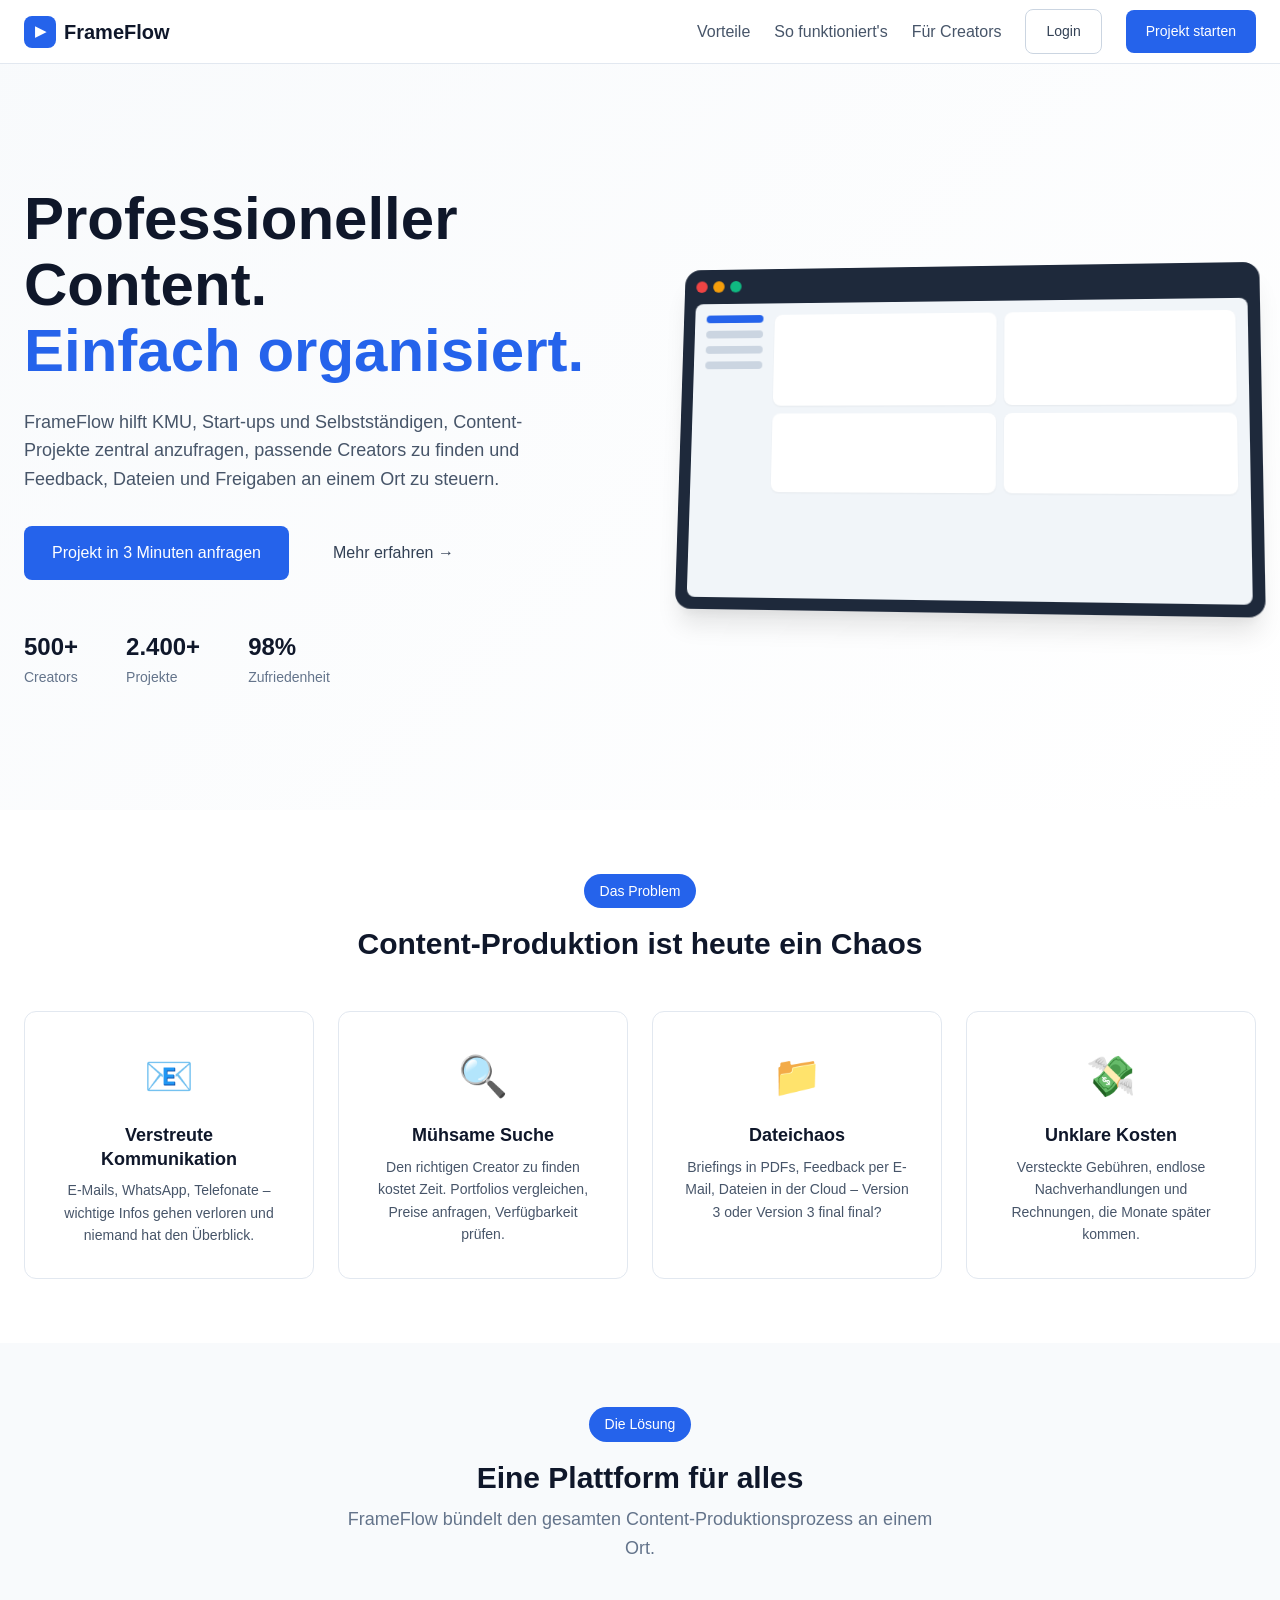
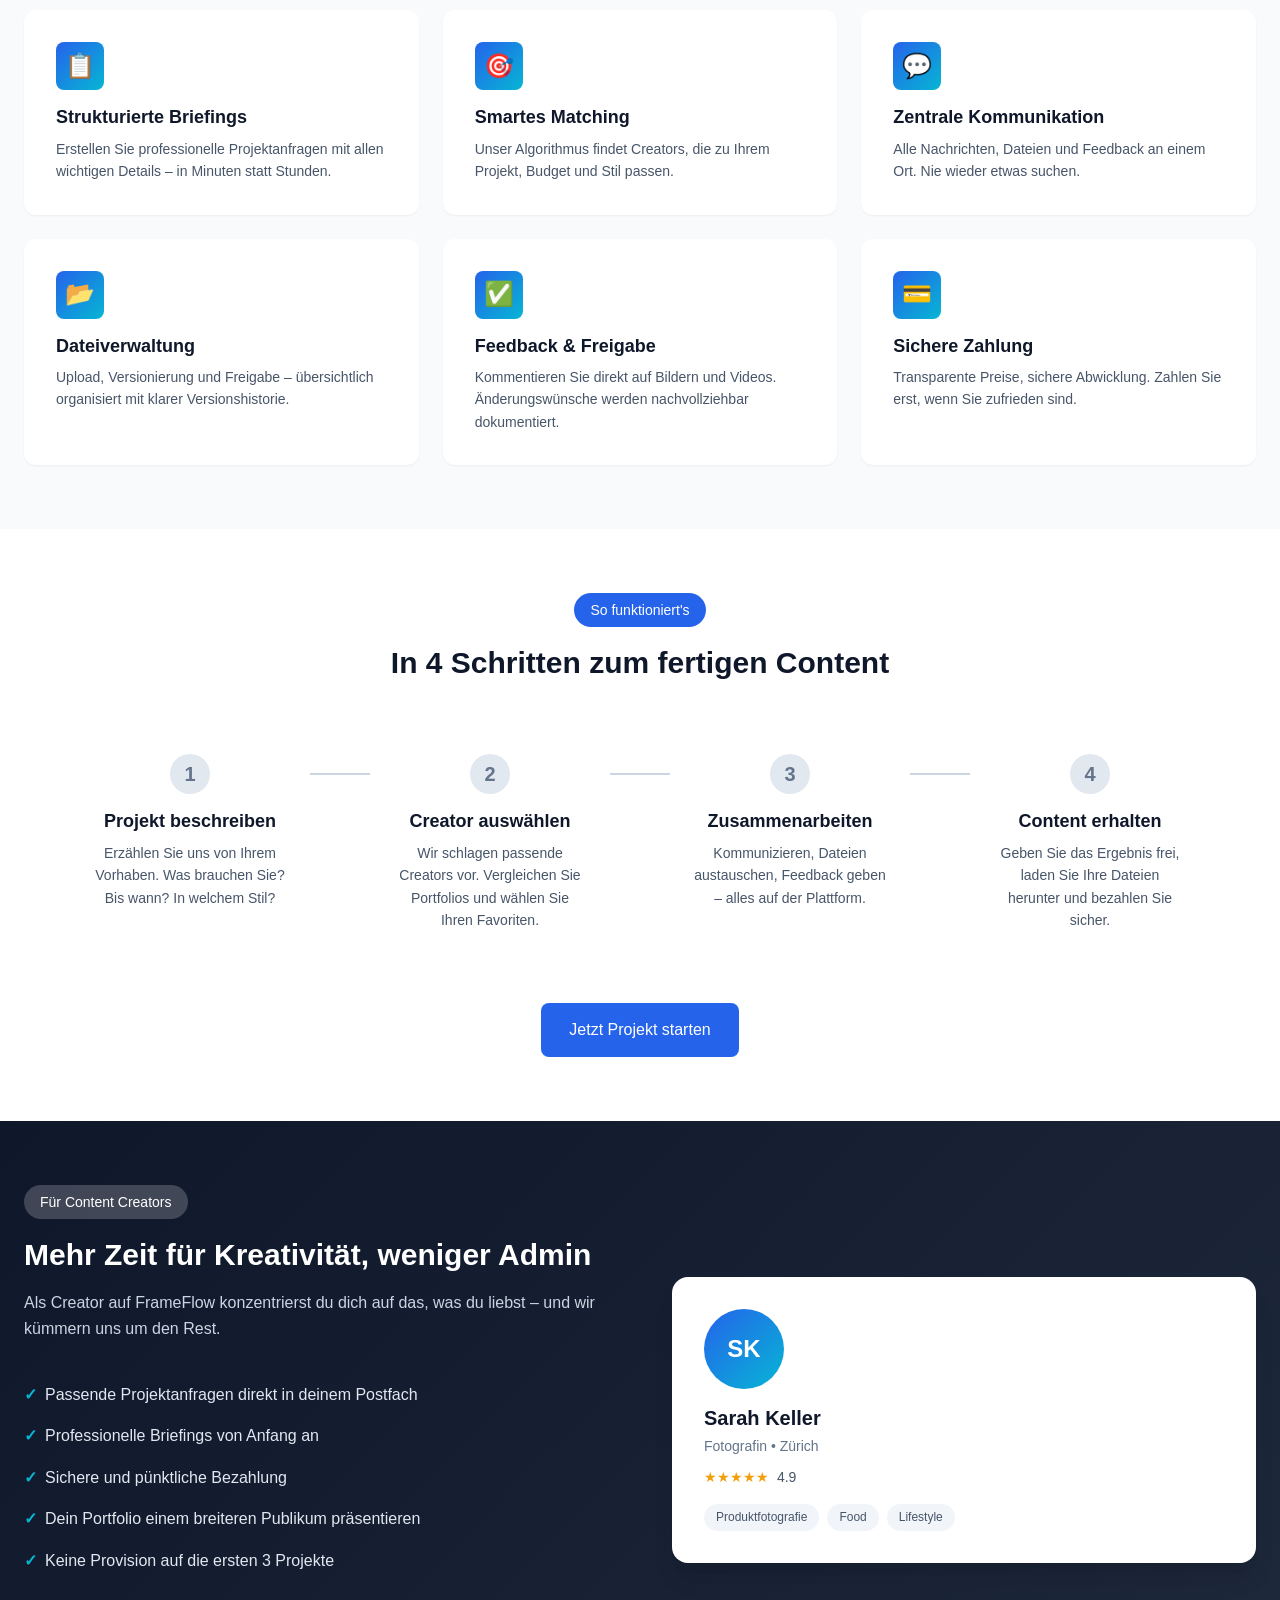
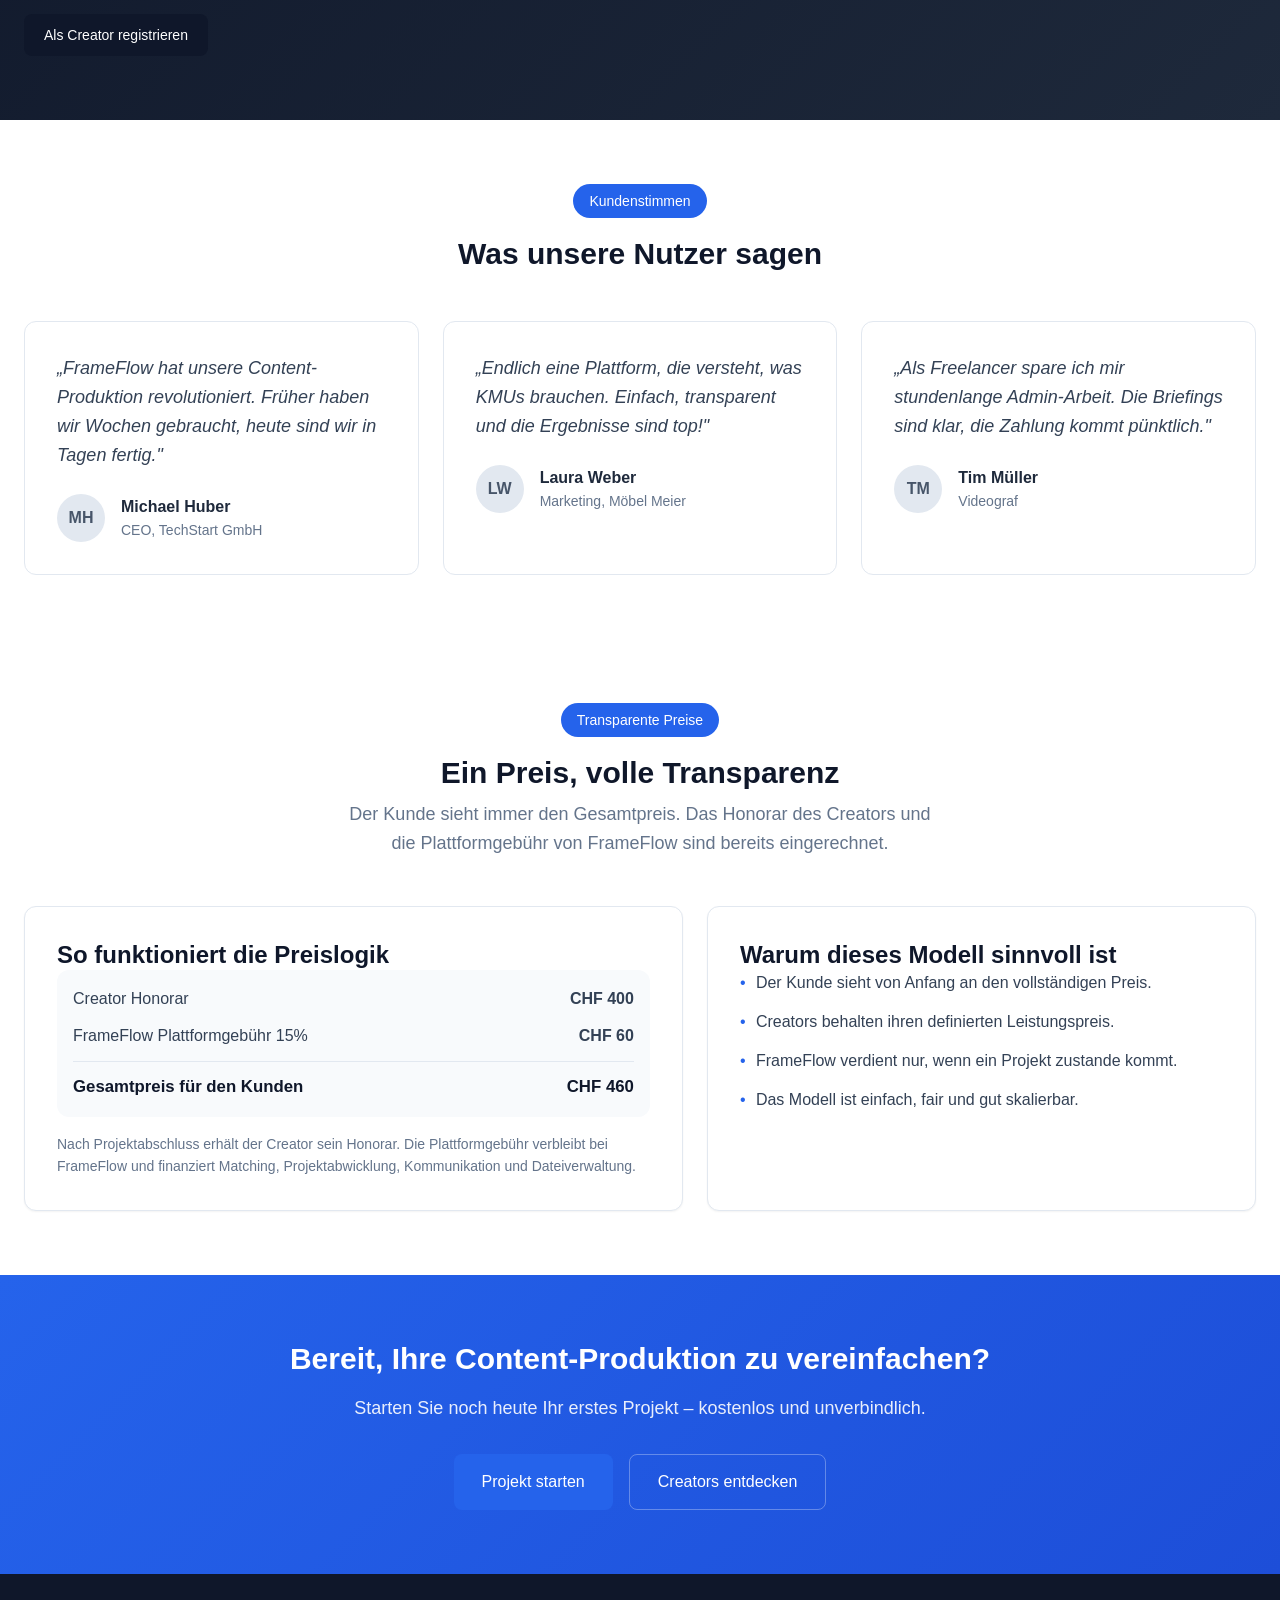
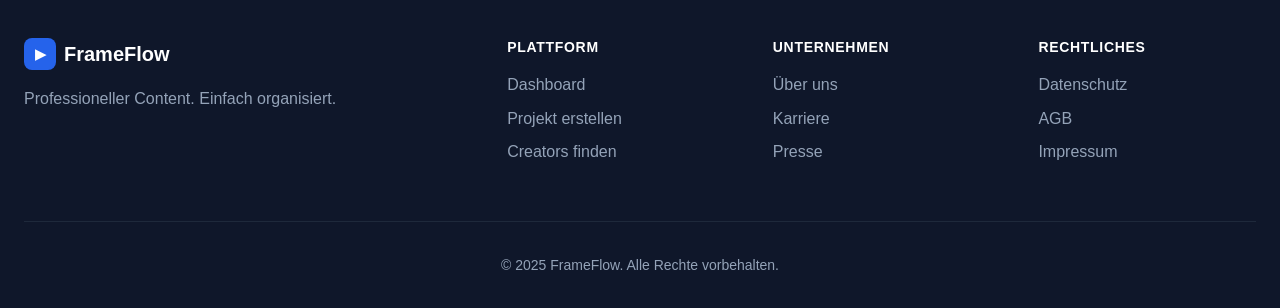
<file: frameflow/index.html>
<!DOCTYPE html>
<html lang="de">
<head>
    <meta charset="UTF-8">
    <meta name="viewport" content="width=device-width, initial-scale=1.0">
    <title>FrameFlow – Professioneller Content. Einfach organisiert.</title>
    <link rel="stylesheet" href="css/style.css">
</head>
<body>
    <!-- Navigation -->
    <nav class="navbar">
        <div class="container nav-container">
            <a href="index.html" class="logo">
                <span class="logo-icon">▶</span>
                FrameFlow
            </a>
            <button class="mobile-menu-btn" aria-label="Menü öffnen">
                <span></span>
                <span></span>
                <span></span>
            </button>
            <ul class="nav-links">
                <li><a href="#vorteile">Vorteile</a></li>
                <li><a href="#ablauf">So funktioniert's</a></li>
                <li><a href="#creators">Für Creators</a></li>
                <li><a href="dashboard.html" class="btn btn-outline">Login</a></li>
                <li><a href="projekte-erstellen.html" class="btn btn-primary">Projekt starten</a></li>
            </ul>
        </div>
    </nav>

    <!-- Hero Section -->
    <header class="hero">
        <div class="container">
            <div class="hero-content">
                <h1>Professioneller Content.<br><span class="highlight">Einfach organisiert.</span></h1>
                <p class="hero-subtitle">
                    FrameFlow hilft KMU, Start-ups und Selbstständigen, Content-Projekte zentral anzufragen, passende Creators zu finden und Feedback, Dateien und Freigaben an einem Ort zu steuern.
                </p>
                <div class="hero-cta">
                    <a href="projekte-erstellen.html" class="btn btn-primary btn-large">
                        Projekt in 3 Minuten anfragen
                    </a>
                    <a href="#ablauf" class="btn btn-ghost btn-large">
                        Mehr erfahren →
                    </a>
                </div>
                <div class="hero-stats">
                    <div class="stat">
                        <span class="stat-number">500+</span>
                        <span class="stat-label">Creators</span>
                    </div>
                    <div class="stat">
                        <span class="stat-number">2.400+</span>
                        <span class="stat-label">Projekte</span>
                    </div>
                    <div class="stat">
                        <span class="stat-number">98%</span>
                        <span class="stat-label">Zufriedenheit</span>
                    </div>
                </div>
            </div>
            <div class="hero-visual">
                <div class="dashboard-preview">
                    <div class="preview-header">
                        <span class="preview-dot red"></span>
                        <span class="preview-dot yellow"></span>
                        <span class="preview-dot green"></span>
                    </div>
                    <div class="preview-content">
                        <div class="preview-sidebar">
                            <div class="preview-menu-item active"></div>
                            <div class="preview-menu-item"></div>
                            <div class="preview-menu-item"></div>
                            <div class="preview-menu-item"></div>
                        </div>
                        <div class="preview-main">
                            <div class="preview-card"></div>
                            <div class="preview-card"></div>
                            <div class="preview-card small"></div>
                            <div class="preview-card small"></div>
                        </div>
                    </div>
                </div>
            </div>
        </div>
    </header>

    <!-- Problem Section -->
    <section class="section problem-section">
        <div class="container">
            <div class="section-header">
                <span class="section-tag">Das Problem</span>
                <h2>Content-Produktion ist heute ein Chaos</h2>
            </div>
            <div class="problem-grid">
                <div class="problem-card">
                    <div class="problem-icon">📧</div>
                    <h3>Verstreute Kommunikation</h3>
                    <p>E-Mails, WhatsApp, Telefonate – wichtige Infos gehen verloren und niemand hat den Überblick.</p>
                </div>
                <div class="problem-card">
                    <div class="problem-icon">🔍</div>
                    <h3>Mühsame Suche</h3>
                    <p>Den richtigen Creator zu finden kostet Zeit. Portfolios vergleichen, Preise anfragen, Verfügbarkeit prüfen.</p>
                </div>
                <div class="problem-card">
                    <div class="problem-icon">📁</div>
                    <h3>Dateichaos</h3>
                    <p>Briefings in PDFs, Feedback per E-Mail, Dateien in der Cloud – Version 3 oder Version 3 final final?</p>
                </div>
                <div class="problem-card">
                    <div class="problem-icon">💸</div>
                    <h3>Unklare Kosten</h3>
                    <p>Versteckte Gebühren, endlose Nachverhandlungen und Rechnungen, die Monate später kommen.</p>
                </div>
            </div>
        </div>
    </section>

    <!-- Solution Section -->
    <section class="section solution-section" id="vorteile">
        <div class="container">
            <div class="section-header">
                <span class="section-tag">Die Lösung</span>
                <h2>Eine Plattform für alles</h2>
                <p class="section-subtitle">FrameFlow bündelt den gesamten Content-Produktionsprozess an einem Ort.</p>
            </div>
            <div class="solution-grid">
                <div class="solution-card">
                    <div class="solution-icon">📋</div>
                    <h3>Strukturierte Briefings</h3>
                    <p>Erstellen Sie professionelle Projektanfragen mit allen wichtigen Details – in Minuten statt Stunden.</p>
                </div>
                <div class="solution-card">
                    <div class="solution-icon">🎯</div>
                    <h3>Smartes Matching</h3>
                    <p>Unser Algorithmus findet Creators, die zu Ihrem Projekt, Budget und Stil passen.</p>
                </div>
                <div class="solution-card">
                    <div class="solution-icon">💬</div>
                    <h3>Zentrale Kommunikation</h3>
                    <p>Alle Nachrichten, Dateien und Feedback an einem Ort. Nie wieder etwas suchen.</p>
                </div>
                <div class="solution-card">
                    <div class="solution-icon">📂</div>
                    <h3>Dateiverwaltung</h3>
                    <p>Upload, Versionierung und Freigabe – übersichtlich organisiert mit klarer Versionshistorie.</p>
                </div>
                <div class="solution-card">
                    <div class="solution-icon">✅</div>
                    <h3>Feedback & Freigabe</h3>
                    <p>Kommentieren Sie direkt auf Bildern und Videos. Änderungswünsche werden nachvollziehbar dokumentiert.</p>
                </div>
                <div class="solution-card">
                    <div class="solution-icon">💳</div>
                    <h3>Sichere Zahlung</h3>
                    <p>Transparente Preise, sichere Abwicklung. Zahlen Sie erst, wenn Sie zufrieden sind.</p>
                </div>
            </div>
        </div>
    </section>

    <!-- How it Works -->
    <section class="section steps-section" id="ablauf">
        <div class="container">
            <div class="section-header">
                <span class="section-tag">So funktioniert's</span>
                <h2>In 4 Schritten zum fertigen Content</h2>
            </div>
            <div class="steps-grid">
                <div class="step-card">
                    <div class="step-number">1</div>
                    <h3>Projekt beschreiben</h3>
                    <p>Erzählen Sie uns von Ihrem Vorhaben. Was brauchen Sie? Bis wann? In welchem Stil?</p>
                </div>
                <div class="step-connector"></div>
                <div class="step-card">
                    <div class="step-number">2</div>
                    <h3>Creator auswählen</h3>
                    <p>Wir schlagen passende Creators vor. Vergleichen Sie Portfolios und wählen Sie Ihren Favoriten.</p>
                </div>
                <div class="step-connector"></div>
                <div class="step-card">
                    <div class="step-number">3</div>
                    <h3>Zusammenarbeiten</h3>
                    <p>Kommunizieren, Dateien austauschen, Feedback geben – alles auf der Plattform.</p>
                </div>
                <div class="step-connector"></div>
                <div class="step-card">
                    <div class="step-number">4</div>
                    <h3>Content erhalten</h3>
                    <p>Geben Sie das Ergebnis frei, laden Sie Ihre Dateien herunter und bezahlen Sie sicher.</p>
                </div>
            </div>
            <div class="steps-cta">
                <a href="projekte-erstellen.html" class="btn btn-primary btn-large">Jetzt Projekt starten</a>
            </div>
        </div>
    </section>

    <!-- For Creators -->
    <section class="section creators-section" id="creators">
        <div class="container">
            <div class="creators-content">
                <div class="creators-text">
                    <span class="section-tag">Für Content Creators</span>
                    <h2>Mehr Zeit für Kreativität, weniger Admin</h2>
                    <p>Als Creator auf FrameFlow konzentrierst du dich auf das, was du liebst – und wir kümmern uns um den Rest.</p>
                    <ul class="creators-benefits">
                        <li>
                            <span class="benefit-icon">✓</span>
                            <span>Passende Projektanfragen direkt in deinem Postfach</span>
                        </li>
                        <li>
                            <span class="benefit-icon">✓</span>
                            <span>Professionelle Briefings von Anfang an</span>
                        </li>
                        <li>
                            <span class="benefit-icon">✓</span>
                            <span>Sichere und pünktliche Bezahlung</span>
                        </li>
                        <li>
                            <span class="benefit-icon">✓</span>
                            <span>Dein Portfolio einem breiteren Publikum präsentieren</span>
                        </li>
                        <li>
                            <span class="benefit-icon">✓</span>
                            <span>Keine Provision auf die ersten 3 Projekte</span>
                        </li>
                    </ul>
                    <a href="matching.html" class="btn btn-secondary">Als Creator registrieren</a>
                </div>
                <div class="creators-visual">
                    <div class="creator-card-preview">
                        <div class="creator-avatar">
                            <span>SK</span>
                        </div>
                        <div class="creator-info">
                            <h4>Sarah Keller</h4>
                            <p>Fotografin • Zürich</p>
                            <div class="creator-rating">
                                ★★★★★ <span>4.9</span>
                            </div>
                        </div>
                        <div class="creator-tags">
                            <span class="tag">Produktfotografie</span>
                            <span class="tag">Food</span>
                            <span class="tag">Lifestyle</span>
                        </div>
                    </div>
                </div>
            </div>
        </div>
    </section>

    <!-- Testimonials -->
    <section class="section testimonials-section">
        <div class="container">
            <div class="section-header">
                <span class="section-tag">Kundenstimmen</span>
                <h2>Was unsere Nutzer sagen</h2>
            </div>
            <div class="testimonials-grid">
                <div class="testimonial-card">
                    <div class="testimonial-content">
                        <p>„FrameFlow hat unsere Content-Produktion revolutioniert. Früher haben wir Wochen gebraucht, heute sind wir in Tagen fertig."</p>
                    </div>
                    <div class="testimonial-author">
                        <div class="author-avatar">MH</div>
                        <div class="author-info">
                            <strong>Michael Huber</strong>
                            <span>CEO, TechStart GmbH</span>
                        </div>
                    </div>
                </div>
                <div class="testimonial-card">
                    <div class="testimonial-content">
                        <p>„Endlich eine Plattform, die versteht, was KMUs brauchen. Einfach, transparent und die Ergebnisse sind top!"</p>
                    </div>
                    <div class="testimonial-author">
                        <div class="author-avatar">LW</div>
                        <div class="author-info">
                            <strong>Laura Weber</strong>
                            <span>Marketing, Möbel Meier</span>
                        </div>
                    </div>
                </div>
                <div class="testimonial-card">
                    <div class="testimonial-content">
                        <p>„Als Freelancer spare ich mir stundenlange Admin-Arbeit. Die Briefings sind klar, die Zahlung kommt pünktlich."</p>
                    </div>
                    <div class="testimonial-author">
                        <div class="author-avatar">TM</div>
                        <div class="author-info">
                            <strong>Tim Müller</strong>
                            <span>Videograf</span>
                        </div>
                    </div>
                </div>
            </div>
        </div>
    </section>


    <!-- Pricing Section -->
    <section class="section pricing-section">
        <div class="container">
            <div class="section-header">
                <span class="section-tag">Transparente Preise</span>
                <h2>Ein Preis, volle Transparenz</h2>
                <p class="section-subtitle">Der Kunde sieht immer den Gesamtpreis. Das Honorar des Creators und die Plattformgebühr von FrameFlow sind bereits eingerechnet.</p>
            </div>
            <div class="pricing-model-grid">
                <div class="pricing-model-card">
                    <h3>So funktioniert die Preislogik</h3>
                    <div class="price-breakdown large">
                        <div class="price-line">
                            <span>Creator Honorar</span>
                            <strong>CHF 400</strong>
                        </div>
                        <div class="price-line">
                            <span>FrameFlow Plattformgebühr 15%</span>
                            <strong>CHF 60</strong>
                        </div>
                        <div class="price-line total">
                            <span>Gesamtpreis für den Kunden</span>
                            <strong>CHF 460</strong>
                        </div>
                    </div>
                    <p class="pricing-note">Nach Projektabschluss erhält der Creator sein Honorar. Die Plattformgebühr verbleibt bei FrameFlow und finanziert Matching, Projektabwicklung, Kommunikation und Dateiverwaltung.</p>
                </div>
                <div class="pricing-model-card">
                    <h3>Warum dieses Modell sinnvoll ist</h3>
                    <ul class="pricing-benefits-list">
                        <li>Der Kunde sieht von Anfang an den vollständigen Preis.</li>
                        <li>Creators behalten ihren definierten Leistungspreis.</li>
                        <li>FrameFlow verdient nur, wenn ein Projekt zustande kommt.</li>
                        <li>Das Modell ist einfach, fair und gut skalierbar.</li>
                    </ul>
                </div>
            </div>
        </div>
    </section>

    <!-- CTA Section -->
    <section class="section cta-section">
        <div class="container">
            <div class="cta-content">
                <h2>Bereit, Ihre Content-Produktion zu vereinfachen?</h2>
                <p>Starten Sie noch heute Ihr erstes Projekt – kostenlos und unverbindlich.</p>
                <div class="cta-buttons">
                    <a href="projekte-erstellen.html" class="btn btn-primary btn-large">Projekt starten</a>
                    <a href="matching.html" class="btn btn-outline-light btn-large">Creators entdecken</a>
                </div>
            </div>
        </div>
    </section>

    <!-- Footer -->
    <footer class="footer">
        <div class="container">
            <div class="footer-grid">
                <div class="footer-brand">
                    <a href="index.html" class="logo">
                        <span class="logo-icon">▶</span>
                        FrameFlow
                    </a>
                    <p>Professioneller Content. Einfach organisiert.</p>
                </div>
                <div class="footer-links">
                    <h4>Plattform</h4>
                    <ul>
                        <li><a href="dashboard.html">Dashboard</a></li>
                        <li><a href="projekte-erstellen.html">Projekt erstellen</a></li>
                        <li><a href="matching.html">Creators finden</a></li>
                    </ul>
                </div>
                <div class="footer-links">
                    <h4>Unternehmen</h4>
                    <ul>
                        <li><a href="#">Über uns</a></li>
                        <li><a href="#">Karriere</a></li>
                        <li><a href="#">Presse</a></li>
                    </ul>
                </div>
                <div class="footer-links">
                    <h4>Rechtliches</h4>
                    <ul>
                        <li><a href="#">Datenschutz</a></li>
                        <li><a href="#">AGB</a></li>
                        <li><a href="#">Impressum</a></li>
                    </ul>
                </div>
            </div>
            <div class="footer-bottom">
                <p>© 2025 FrameFlow. Alle Rechte vorbehalten.</p>
            </div>
        </div>
    </footer>

    <script src="js/script.js"></script>
</body>
</html>
</file>
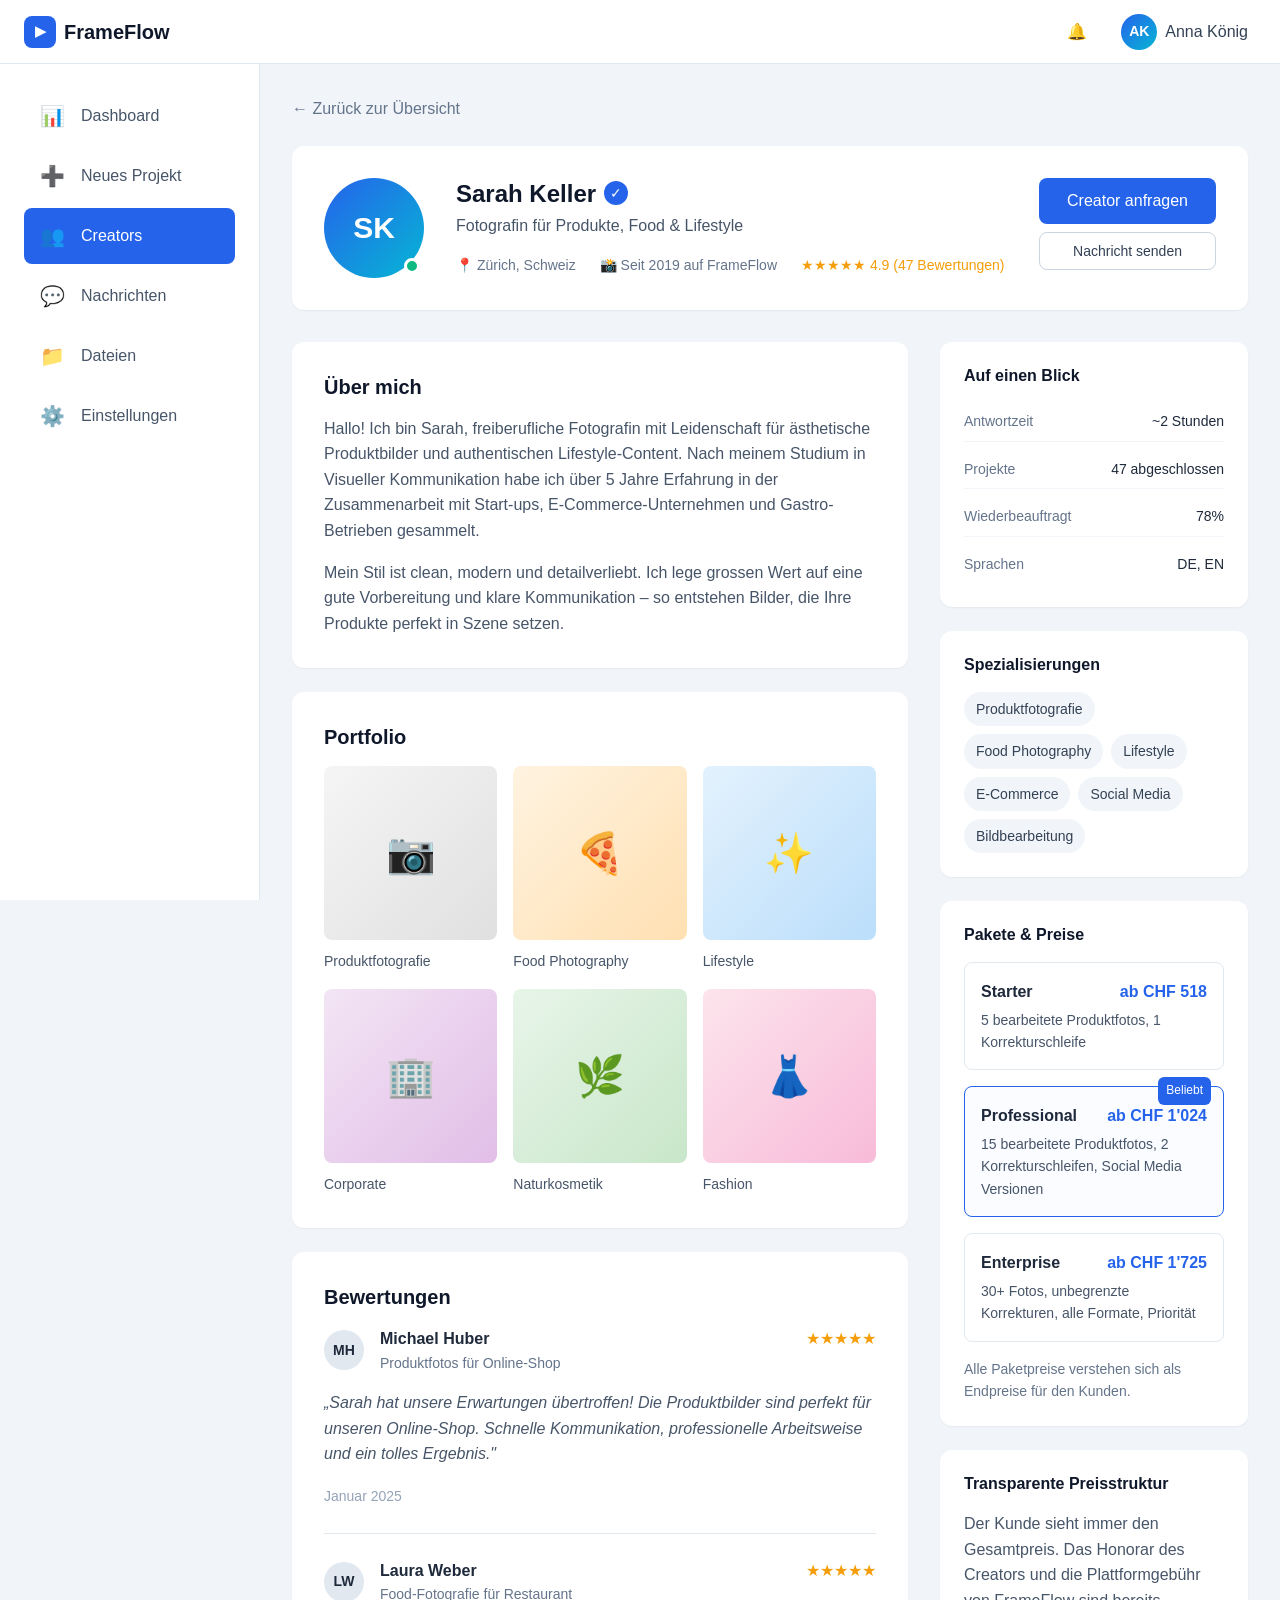
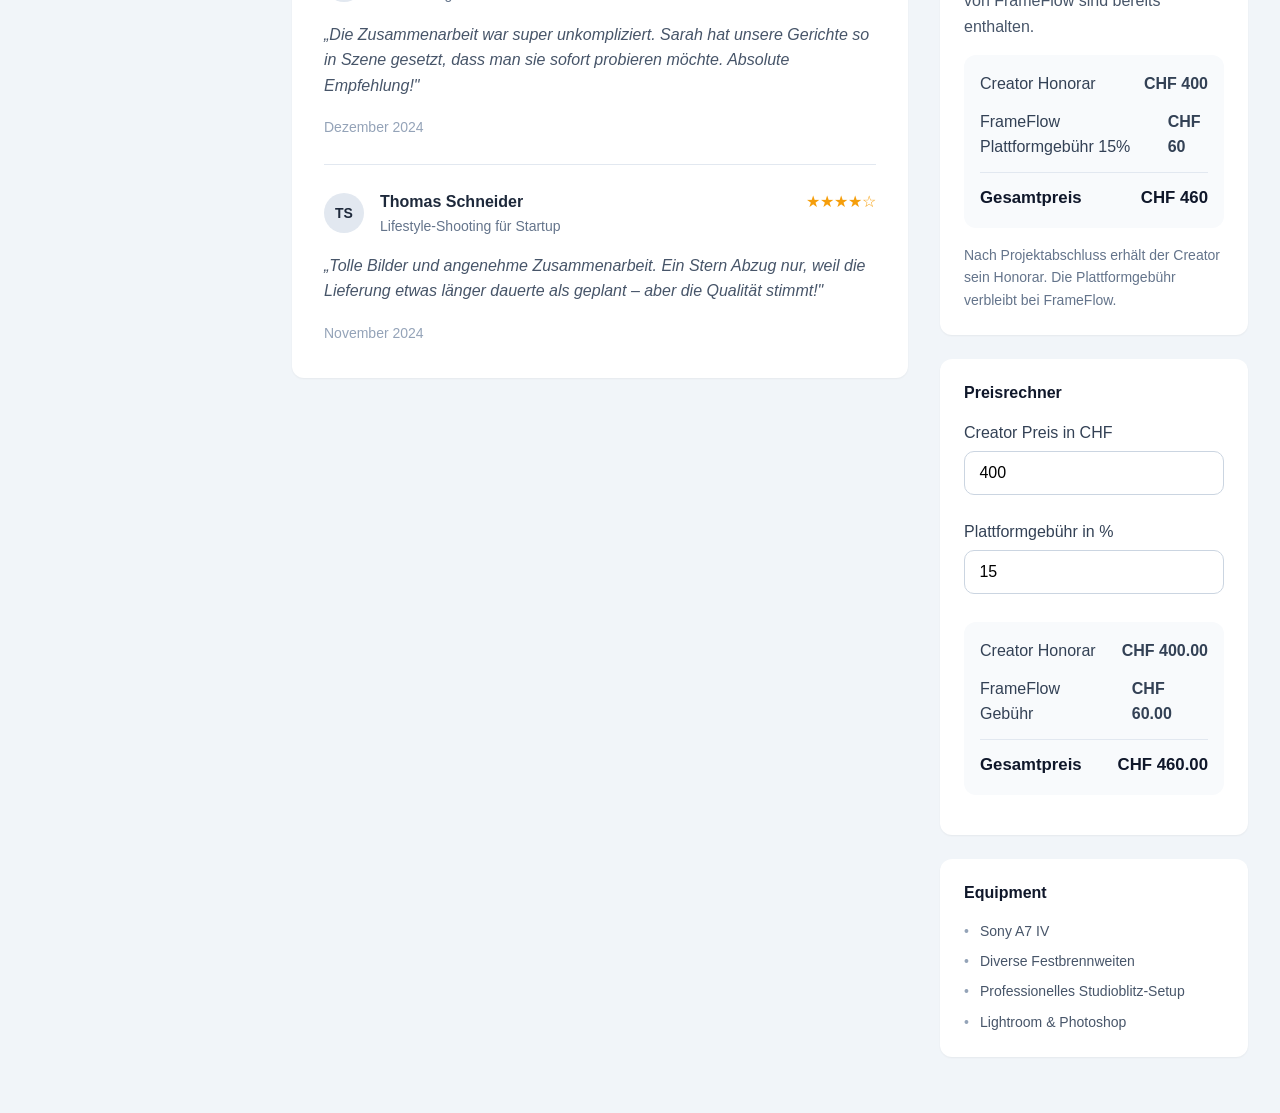
<file: frameflow/creator-profil.html>
<!DOCTYPE html>
<html lang="de">
<head>
    <meta charset="UTF-8">
    <meta name="viewport" content="width=device-width, initial-scale=1.0">
    <title>Sarah Keller – Creator Profil – FrameFlow</title>
    <link rel="stylesheet" href="css/style.css">
</head>
<body class="app-body">
    <!-- App Header -->
    <header class="app-header">
        <div class="app-header-content">
            <a href="index.html" class="logo">
                <span class="logo-icon">▶</span>
                FrameFlow
            </a>
            <div class="header-actions">
                <button class="icon-btn" title="Benachrichtigungen">
                    🔔
                </button>
                <div class="user-menu">
                    <div class="user-avatar">AK</div>
                    <span class="user-name">Anna König</span>
                </div>
            </div>
        </div>
    </header>

    <div class="app-layout">
        <!-- Sidebar -->
        <aside class="sidebar">
            <nav class="sidebar-nav">
                <a href="dashboard.html" class="sidebar-link">
                    <span class="sidebar-icon">📊</span>
                    Dashboard
                </a>
                <a href="projekte-erstellen.html" class="sidebar-link">
                    <span class="sidebar-icon">➕</span>
                    Neues Projekt
                </a>
                <a href="matching.html" class="sidebar-link active">
                    <span class="sidebar-icon">👥</span>
                    Creators
                </a>
                <a href="#" class="sidebar-link">
                    <span class="sidebar-icon">💬</span>
                    Nachrichten
                </a>
                <a href="#" class="sidebar-link">
                    <span class="sidebar-icon">📁</span>
                    Dateien
                </a>
                <a href="#" class="sidebar-link">
                    <span class="sidebar-icon">⚙️</span>
                    Einstellungen
                </a>
            </nav>
        </aside>

        <!-- Main Content -->
        <main class="app-main">
            <div class="app-content">
                <!-- Back Link -->
                <a href="matching.html" class="back-link">← Zurück zur Übersicht</a>

                <!-- Creator Profile Header -->
                <div class="creator-profile-header">
                    <div class="creator-profile-main">
                        <div class="creator-avatar-large">
                            <span>SK</span>
                            <span class="online-indicator"></span>
                        </div>
                        <div class="creator-profile-info">
                            <div class="creator-name-row">
                                <h1>Sarah Keller</h1>
                                <span class="verified-badge" title="Verifizierter Creator">✓</span>
                            </div>
                            <p class="creator-tagline">Fotografin für Produkte, Food & Lifestyle</p>
                            <div class="creator-meta-row">
                                <span>📍 Zürich, Schweiz</span>
                                <span>📸 Seit 2019 auf FrameFlow</span>
                                <span class="creator-rating-large">★★★★★ 4.9 (47 Bewertungen)</span>
                            </div>
                        </div>
                    </div>
                    <div class="creator-profile-actions">
                        <button class="btn btn-primary btn-large" onclick="showContactModal()">Creator anfragen</button>
                        <button class="btn btn-outline">Nachricht senden</button>
                    </div>
                </div>

                <!-- Profile Content -->
                <div class="creator-profile-content">
                    <!-- Left Column -->
                    <div class="creator-profile-left">
                        <!-- About -->
                        <section class="profile-section">
                            <h2>Über mich</h2>
                            <p>Hallo! Ich bin Sarah, freiberufliche Fotografin mit Leidenschaft für ästhetische Produktbilder und authentischen Lifestyle-Content. Nach meinem Studium in Visueller Kommunikation habe ich über 5 Jahre Erfahrung in der Zusammenarbeit mit Start-ups, E-Commerce-Unternehmen und Gastro-Betrieben gesammelt.</p>
                            <p>Mein Stil ist clean, modern und detailverliebt. Ich lege grossen Wert auf eine gute Vorbereitung und klare Kommunikation – so entstehen Bilder, die Ihre Produkte perfekt in Szene setzen.</p>
                        </section>

                        <!-- Portfolio -->
                        <section class="profile-section">
                            <h2>Portfolio</h2>
                            <div class="portfolio-grid">
                                <div class="portfolio-item">
                                    <div class="portfolio-image" style="background: linear-gradient(135deg, #f5f5f5 0%, #e0e0e0 100%);">
                                        <span class="portfolio-placeholder">📷</span>
                                    </div>
                                    <span class="portfolio-label">Produktfotografie</span>
                                </div>
                                <div class="portfolio-item">
                                    <div class="portfolio-image" style="background: linear-gradient(135deg, #fff3e0 0%, #ffe0b2 100%);">
                                        <span class="portfolio-placeholder">🍕</span>
                                    </div>
                                    <span class="portfolio-label">Food Photography</span>
                                </div>
                                <div class="portfolio-item">
                                    <div class="portfolio-image" style="background: linear-gradient(135deg, #e3f2fd 0%, #bbdefb 100%);">
                                        <span class="portfolio-placeholder">✨</span>
                                    </div>
                                    <span class="portfolio-label">Lifestyle</span>
                                </div>
                                <div class="portfolio-item">
                                    <div class="portfolio-image" style="background: linear-gradient(135deg, #f3e5f5 0%, #e1bee7 100%);">
                                        <span class="portfolio-placeholder">🏢</span>
                                    </div>
                                    <span class="portfolio-label">Corporate</span>
                                </div>
                                <div class="portfolio-item">
                                    <div class="portfolio-image" style="background: linear-gradient(135deg, #e8f5e9 0%, #c8e6c9 100%);">
                                        <span class="portfolio-placeholder">🌿</span>
                                    </div>
                                    <span class="portfolio-label">Naturkosmetik</span>
                                </div>
                                <div class="portfolio-item">
                                    <div class="portfolio-image" style="background: linear-gradient(135deg, #fce4ec 0%, #f8bbd9 100%);">
                                        <span class="portfolio-placeholder">👗</span>
                                    </div>
                                    <span class="portfolio-label">Fashion</span>
                                </div>
                            </div>
                        </section>

                        <!-- Reviews -->
                        <section class="profile-section">
                            <h2>Bewertungen</h2>
                            <div class="reviews-list">
                                <div class="review-card">
                                    <div class="review-header">
                                        <div class="review-author">
                                            <div class="review-avatar">MH</div>
                                            <div>
                                                <strong>Michael Huber</strong>
                                                <span class="review-project">Produktfotos für Online-Shop</span>
                                            </div>
                                        </div>
                                        <div class="review-rating">★★★★★</div>
                                    </div>
                                    <p class="review-text">„Sarah hat unsere Erwartungen übertroffen! Die Produktbilder sind perfekt für unseren Online-Shop. Schnelle Kommunikation, professionelle Arbeitsweise und ein tolles Ergebnis."</p>
                                    <span class="review-date">Januar 2025</span>
                                </div>
                                <div class="review-card">
                                    <div class="review-header">
                                        <div class="review-author">
                                            <div class="review-avatar">LW</div>
                                            <div>
                                                <strong>Laura Weber</strong>
                                                <span class="review-project">Food-Fotografie für Restaurant</span>
                                            </div>
                                        </div>
                                        <div class="review-rating">★★★★★</div>
                                    </div>
                                    <p class="review-text">„Die Zusammenarbeit war super unkompliziert. Sarah hat unsere Gerichte so in Szene gesetzt, dass man sie sofort probieren möchte. Absolute Empfehlung!"</p>
                                    <span class="review-date">Dezember 2024</span>
                                </div>
                                <div class="review-card">
                                    <div class="review-header">
                                        <div class="review-author">
                                            <div class="review-avatar">TS</div>
                                            <div>
                                                <strong>Thomas Schneider</strong>
                                                <span class="review-project">Lifestyle-Shooting für Startup</span>
                                            </div>
                                        </div>
                                        <div class="review-rating">★★★★☆</div>
                                    </div>
                                    <p class="review-text">„Tolle Bilder und angenehme Zusammenarbeit. Ein Stern Abzug nur, weil die Lieferung etwas länger dauerte als geplant – aber die Qualität stimmt!"</p>
                                    <span class="review-date">November 2024</span>
                                </div>
                            </div>
                        </section>
                    </div>

                    <!-- Right Column -->
                    <div class="creator-profile-right">
                        <!-- Quick Info -->
                        <div class="profile-card">
                            <h3>Auf einen Blick</h3>
                            <ul class="quick-info-list">
                                <li>
                                    <span class="quick-info-label">Antwortzeit</span>
                                    <span class="quick-info-value">~2 Stunden</span>
                                </li>
                                <li>
                                    <span class="quick-info-label">Projekte</span>
                                    <span class="quick-info-value">47 abgeschlossen</span>
                                </li>
                                <li>
                                    <span class="quick-info-label">Wiederbeauftragt</span>
                                    <span class="quick-info-value">78%</span>
                                </li>
                                <li>
                                    <span class="quick-info-label">Sprachen</span>
                                    <span class="quick-info-value">DE, EN</span>
                                </li>
                            </ul>
                        </div>

                        <!-- Skills -->
                        <div class="profile-card">
                            <h3>Spezialisierungen</h3>
                            <div class="skill-tags">
                                <span class="skill-tag">Produktfotografie</span>
                                <span class="skill-tag">Food Photography</span>
                                <span class="skill-tag">Lifestyle</span>
                                <span class="skill-tag">E-Commerce</span>
                                <span class="skill-tag">Social Media</span>
                                <span class="skill-tag">Bildbearbeitung</span>
                            </div>
                        </div>

                        <!-- Packages -->
                        <div class="profile-card">
                            <h3>Pakete & Preise</h3>
                            <div class="packages-list">
                                <div class="package-item">
                                    <div class="package-header">
                                        <span class="package-name">Starter</span>
                                        <span class="package-price">ab CHF 518</span>
                                    </div>
                                    <p class="package-desc">5 bearbeitete Produktfotos, 1 Korrekturschleife</p>
                                </div>
                                <div class="package-item featured">
                                    <div class="package-badge">Beliebt</div>
                                    <div class="package-header">
                                        <span class="package-name">Professional</span>
                                        <span class="package-price">ab CHF 1'024</span>
                                    </div>
                                    <p class="package-desc">15 bearbeitete Produktfotos, 2 Korrekturschleifen, Social Media Versionen</p>
                                </div>
                                <div class="package-item">
                                    <div class="package-header">
                                        <span class="package-name">Enterprise</span>
                                        <span class="package-price">ab CHF 1'725</span>
                                    </div>
                                    <p class="package-desc">30+ Fotos, unbegrenzte Korrekturen, alle Formate, Priorität</p>
                                </div>
                            </div>
                            <p class="packages-note">Alle Paketpreise verstehen sich als Endpreise für den Kunden.</p>
                        </div>

                        <div class="profile-card">
                            <h3>Transparente Preisstruktur</h3>
                            <p class="pricing-card-intro">Der Kunde sieht immer den Gesamtpreis. Das Honorar des Creators und die Plattformgebühr von FrameFlow sind bereits enthalten.</p>
                            <div class="price-breakdown">
                                <div class="price-line">
                                    <span>Creator Honorar</span>
                                    <strong>CHF 400</strong>
                                </div>
                                <div class="price-line">
                                    <span>FrameFlow Plattformgebühr 15%</span>
                                    <strong>CHF 60</strong>
                                </div>
                                <div class="price-line total">
                                    <span>Gesamtpreis</span>
                                    <strong>CHF 460</strong>
                                </div>
                            </div>
                            <p class="pricing-note">Nach Projektabschluss erhält der Creator sein Honorar. Die Plattformgebühr verbleibt bei FrameFlow.</p>
                        </div>

                        <div class="profile-card">
                            <h3>Preisrechner</h3>
                            <div class="pricing-calculator-card inline">
                                <label for="creatorPrice">Creator Preis in CHF</label>
                                <input type="number" id="creatorPrice" value="400" min="0">
                                <label for="platformFee">Plattformgebühr in %</label>
                                <input type="number" id="platformFee" value="15" min="0">
                                <div class="price-breakdown" id="dynamicPriceBreakdown">
                                    <div class="price-line">
                                        <span>Creator Honorar</span>
                                        <strong id="creatorAmount">CHF 400.00</strong>
                                    </div>
                                    <div class="price-line">
                                        <span>FrameFlow Gebühr</span>
                                        <strong id="platformAmount">CHF 60.00</strong>
                                    </div>
                                    <div class="price-line total">
                                        <span>Gesamtpreis</span>
                                        <strong id="totalAmount">CHF 460.00</strong>
                                    </div>
                                </div>
                            </div>
                        </div>

                        <!-- Equipment -->
                        <div class="profile-card">
                            <h3>Equipment</h3>
                            <ul class="equipment-list">
                                <li>Sony A7 IV</li>
                                <li>Diverse Festbrennweiten</li>
                                <li>Professionelles Studioblitz-Setup</li>
                                <li>Lightroom & Photoshop</li>
                            </ul>
                        </div>
                    </div>
                </div>
            </div>
        </main>
    </div>

    <!-- Contact Modal -->
    <div class="modal" id="contactModal">
        <div class="modal-content modal-large">
            <button class="modal-close" onclick="closeContactModal()">×</button>
            <h2>Sarah Keller anfragen</h2>
            <p class="modal-subtitle">Beschreiben Sie kurz Ihr Projekt – Sarah meldet sich schnellstmöglich bei Ihnen.</p>
            
            <form class="contact-form">
                <div class="form-group">
                    <label for="contactProject">Projekt auswählen</label>
                    <select id="contactProject">
                        <option value="">Neues Projekt erstellen</option>
                        <option value="1">Instagram Content März</option>
                        <option value="2">Produktfotos Sommerkollektion</option>
                    </select>
                </div>
                <div class="form-group">
                    <label for="contactMessage">Ihre Nachricht</label>
                    <textarea id="contactMessage" rows="4" placeholder="Hallo Sarah, ich suche eine Fotografin für..."></textarea>
                </div>
                <div class="form-group">
                    <label for="contactBudget">Ungefähres Budget</label>
                    <select id="contactBudget">
                        <option value="">Bitte wählen</option>
                        <option value="500-1000">CHF 500 – 1'000</option>
                        <option value="1000-2500">CHF 1'000 – 2'500</option>
                        <option value="2500-5000">CHF 2'500 – 5'000</option>
                        <option value="5000+">Über CHF 5'000</option>
                    </select>
                </div>
                <div class="form-actions">
                    <button type="button" class="btn btn-outline" onclick="closeContactModal()">Abbrechen</button>
                    <button type="submit" class="btn btn-primary">Anfrage senden</button>
                </div>
            </form>
        </div>
    </div>

    <script src="js/script.js"></script>
</body>
</html>
</file>
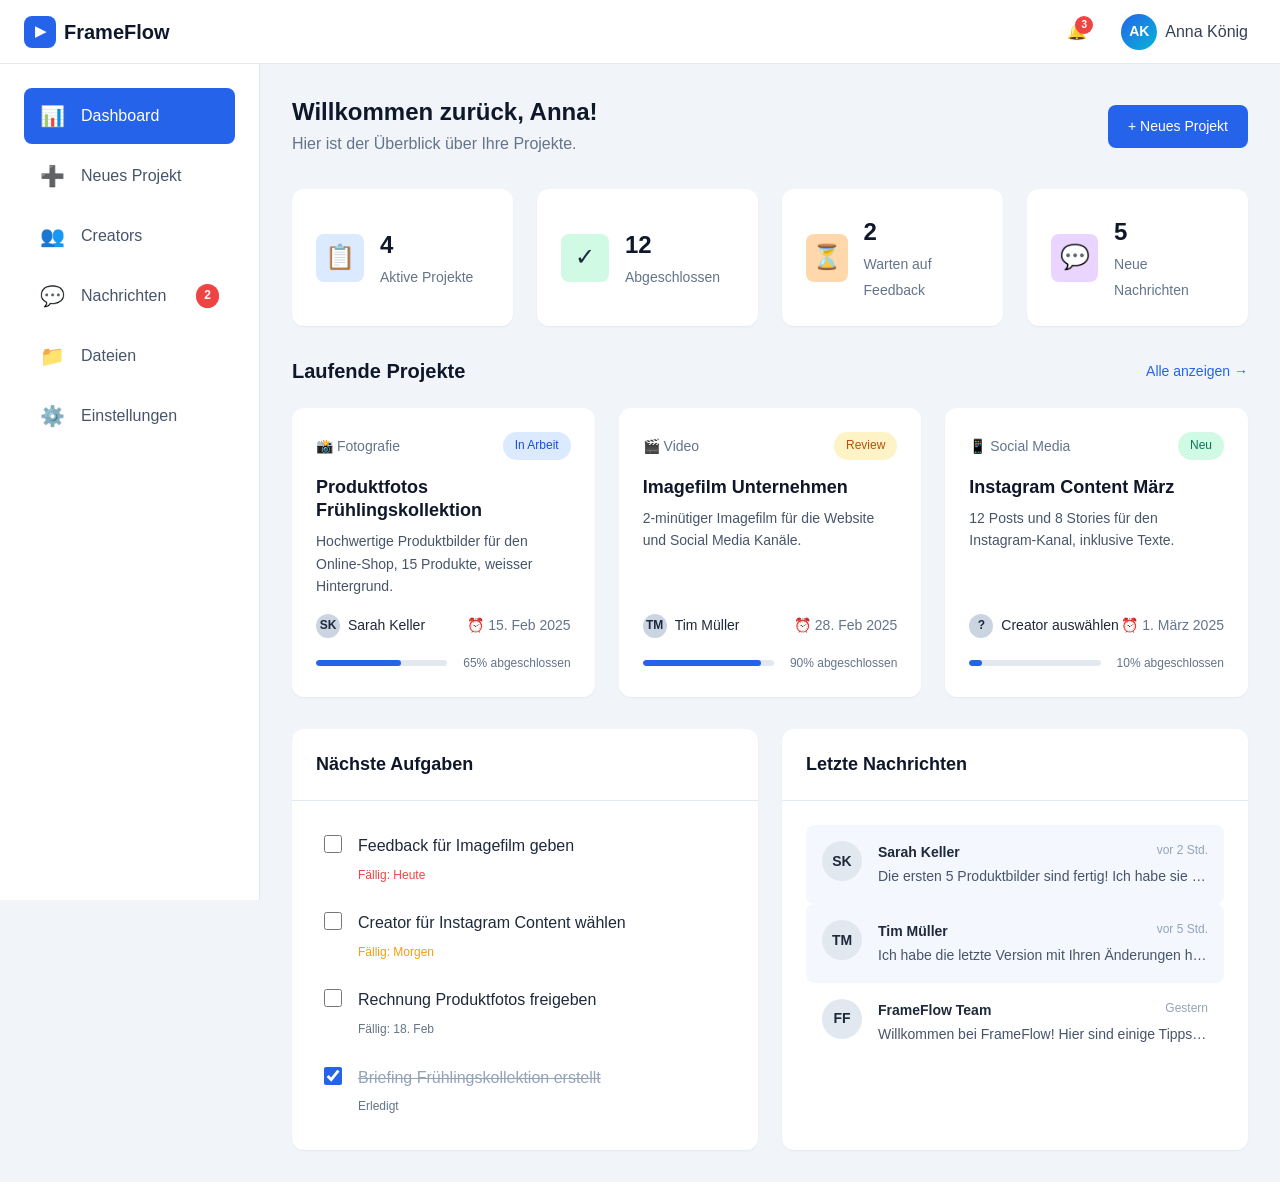
<file: frameflow/dashboard.html>
<!DOCTYPE html>
<html lang="de">
<head>
    <meta charset="UTF-8">
    <meta name="viewport" content="width=device-width, initial-scale=1.0">
    <title>Dashboard – FrameFlow</title>
    <link rel="stylesheet" href="css/style.css">
</head>
<body class="app-body">
    <!-- App Header -->
    <header class="app-header">
        <div class="app-header-content">
            <a href="index.html" class="logo">
                <span class="logo-icon">▶</span>
                FrameFlow
            </a>
            <div class="header-actions">
                <button class="icon-btn" title="Benachrichtigungen">
                    <span class="notification-badge">3</span>
                    🔔
                </button>
                <div class="user-menu">
                    <div class="user-avatar">AK</div>
                    <span class="user-name">Anna König</span>
                </div>
            </div>
        </div>
    </header>

    <div class="app-layout">
        <!-- Sidebar -->
        <aside class="sidebar">
            <nav class="sidebar-nav">
                <a href="dashboard.html" class="sidebar-link active">
                    <span class="sidebar-icon">📊</span>
                    Dashboard
                </a>
                <a href="projekte-erstellen.html" class="sidebar-link">
                    <span class="sidebar-icon">➕</span>
                    Neues Projekt
                </a>
                <a href="matching.html" class="sidebar-link">
                    <span class="sidebar-icon">👥</span>
                    Creators
                </a>
                <a href="#" class="sidebar-link">
                    <span class="sidebar-icon">💬</span>
                    Nachrichten
                    <span class="sidebar-badge">2</span>
                </a>
                <a href="#" class="sidebar-link">
                    <span class="sidebar-icon">📁</span>
                    Dateien
                </a>
                <a href="#" class="sidebar-link">
                    <span class="sidebar-icon">⚙️</span>
                    Einstellungen
                </a>
            </nav>
        </aside>

        <!-- Main Content -->
        <main class="app-main">
            <div class="app-content">
                <!-- Page Header -->
                <div class="page-header">
                    <div>
                        <h1>Willkommen zurück, Anna!</h1>
                        <p class="text-muted">Hier ist der Überblick über Ihre Projekte.</p>
                    </div>
                    <a href="projekte-erstellen.html" class="btn btn-primary">
                        + Neues Projekt
                    </a>
                </div>

                <!-- Stats Cards -->
                <div class="stats-grid">
                    <div class="stat-card">
                        <div class="stat-card-icon blue">📋</div>
                        <div class="stat-card-content">
                            <span class="stat-card-number">4</span>
                            <span class="stat-card-label">Aktive Projekte</span>
                        </div>
                    </div>
                    <div class="stat-card">
                        <div class="stat-card-icon green">✓</div>
                        <div class="stat-card-content">
                            <span class="stat-card-number">12</span>
                            <span class="stat-card-label">Abgeschlossen</span>
                        </div>
                    </div>
                    <div class="stat-card">
                        <div class="stat-card-icon orange">⏳</div>
                        <div class="stat-card-content">
                            <span class="stat-card-number">2</span>
                            <span class="stat-card-label">Warten auf Feedback</span>
                        </div>
                    </div>
                    <div class="stat-card">
                        <div class="stat-card-icon purple">💬</div>
                        <div class="stat-card-content">
                            <span class="stat-card-number">5</span>
                            <span class="stat-card-label">Neue Nachrichten</span>
                        </div>
                    </div>
                </div>

                <!-- Projects Section -->
                <section class="dashboard-section">
                    <div class="section-title">
                        <h2>Laufende Projekte</h2>
                        <a href="#" class="link">Alle anzeigen →</a>
                    </div>
                    <div class="projects-grid">
                        <!-- Project Card 1 -->
                        <a href="projekt-detail.html" class="project-card">
                            <div class="project-card-header">
                                <span class="project-type">📸 Fotografie</span>
                                <span class="project-status status-progress">In Arbeit</span>
                            </div>
                            <h3 class="project-title">Produktfotos Frühlingskollektion</h3>
                            <p class="project-description">Hochwertige Produktbilder für den Online-Shop, 15 Produkte, weisser Hintergrund.</p>
                            <div class="project-meta">
                                <div class="project-creator">
                                    <div class="creator-mini-avatar">SK</div>
                                    <span>Sarah Keller</span>
                                </div>
                                <span class="project-deadline">⏰ 15. Feb 2025</span>
                            </div>
                            <div class="project-progress">
                                <div class="progress-bar">
                                    <div class="progress-fill" style="width: 65%"></div>
                                </div>
                                <span class="progress-text">65% abgeschlossen</span>
                            </div>
                        </a>

                        <!-- Project Card 2 -->
                        <a href="projekt-detail.html" class="project-card">
                            <div class="project-card-header">
                                <span class="project-type">🎬 Video</span>
                                <span class="project-status status-review">Review</span>
                            </div>
                            <h3 class="project-title">Imagefilm Unternehmen</h3>
                            <p class="project-description">2-minütiger Imagefilm für die Website und Social Media Kanäle.</p>
                            <div class="project-meta">
                                <div class="project-creator">
                                    <div class="creator-mini-avatar">TM</div>
                                    <span>Tim Müller</span>
                                </div>
                                <span class="project-deadline">⏰ 28. Feb 2025</span>
                            </div>
                            <div class="project-progress">
                                <div class="progress-bar">
                                    <div class="progress-fill" style="width: 90%"></div>
                                </div>
                                <span class="progress-text">90% abgeschlossen</span>
                            </div>
                        </a>

                        <!-- Project Card 3 -->
                        <a href="projekt-detail.html" class="project-card">
                            <div class="project-card-header">
                                <span class="project-type">📱 Social Media</span>
                                <span class="project-status status-new">Neu</span>
                            </div>
                            <h3 class="project-title">Instagram Content März</h3>
                            <p class="project-description">12 Posts und 8 Stories für den Instagram-Kanal, inklusive Texte.</p>
                            <div class="project-meta">
                                <div class="project-creator">
                                    <div class="creator-mini-avatar">?</div>
                                    <span>Creator auswählen</span>
                                </div>
                                <span class="project-deadline">⏰ 1. März 2025</span>
                            </div>
                            <div class="project-progress">
                                <div class="progress-bar">
                                    <div class="progress-fill" style="width: 10%"></div>
                                </div>
                                <span class="progress-text">10% abgeschlossen</span>
                            </div>
                        </a>
                    </div>
                </section>

                <!-- Tasks and Messages -->
                <div class="dashboard-grid-2">
                    <!-- Tasks -->
                    <section class="dashboard-card">
                        <div class="card-header">
                            <h3>Nächste Aufgaben</h3>
                        </div>
                        <div class="card-content">
                            <ul class="task-list">
                                <li class="task-item priority-high">
                                    <input type="checkbox" class="task-checkbox">
                                    <div class="task-content">
                                        <span class="task-title">Feedback für Imagefilm geben</span>
                                        <span class="task-meta">Fällig: Heute</span>
                                    </div>
                                </li>
                                <li class="task-item priority-medium">
                                    <input type="checkbox" class="task-checkbox">
                                    <div class="task-content">
                                        <span class="task-title">Creator für Instagram Content wählen</span>
                                        <span class="task-meta">Fällig: Morgen</span>
                                    </div>
                                </li>
                                <li class="task-item">
                                    <input type="checkbox" class="task-checkbox">
                                    <div class="task-content">
                                        <span class="task-title">Rechnung Produktfotos freigeben</span>
                                        <span class="task-meta">Fällig: 18. Feb</span>
                                    </div>
                                </li>
                                <li class="task-item">
                                    <input type="checkbox" class="task-checkbox" checked>
                                    <div class="task-content completed">
                                        <span class="task-title">Briefing Frühlingskollektion erstellt</span>
                                        <span class="task-meta">Erledigt</span>
                                    </div>
                                </li>
                            </ul>
                        </div>
                    </section>

                    <!-- Messages -->
                    <section class="dashboard-card">
                        <div class="card-header">
                            <h3>Letzte Nachrichten</h3>
                        </div>
                        <div class="card-content">
                            <ul class="message-list">
                                <li class="message-item unread">
                                    <div class="message-avatar">SK</div>
                                    <div class="message-content">
                                        <div class="message-header">
                                            <span class="message-sender">Sarah Keller</span>
                                            <span class="message-time">vor 2 Std.</span>
                                        </div>
                                        <p class="message-preview">Die ersten 5 Produktbilder sind fertig! Ich habe sie gerade hochgeladen...</p>
                                    </div>
                                </li>
                                <li class="message-item unread">
                                    <div class="message-avatar">TM</div>
                                    <div class="message-content">
                                        <div class="message-header">
                                            <span class="message-sender">Tim Müller</span>
                                            <span class="message-time">vor 5 Std.</span>
                                        </div>
                                        <p class="message-preview">Ich habe die letzte Version mit Ihren Änderungen hochgeladen. Bitte um Review...</p>
                                    </div>
                                </li>
                                <li class="message-item">
                                    <div class="message-avatar">FF</div>
                                    <div class="message-content">
                                        <div class="message-header">
                                            <span class="message-sender">FrameFlow Team</span>
                                            <span class="message-time">Gestern</span>
                                        </div>
                                        <p class="message-preview">Willkommen bei FrameFlow! Hier sind einige Tipps für Ihren Start...</p>
                                    </div>
                                </li>
                            </ul>
                        </div>
                    </section>
                </div>
            </div>
        </main>
    </div>

    <script src="js/script.js"></script>
</body>
</html>
</file>
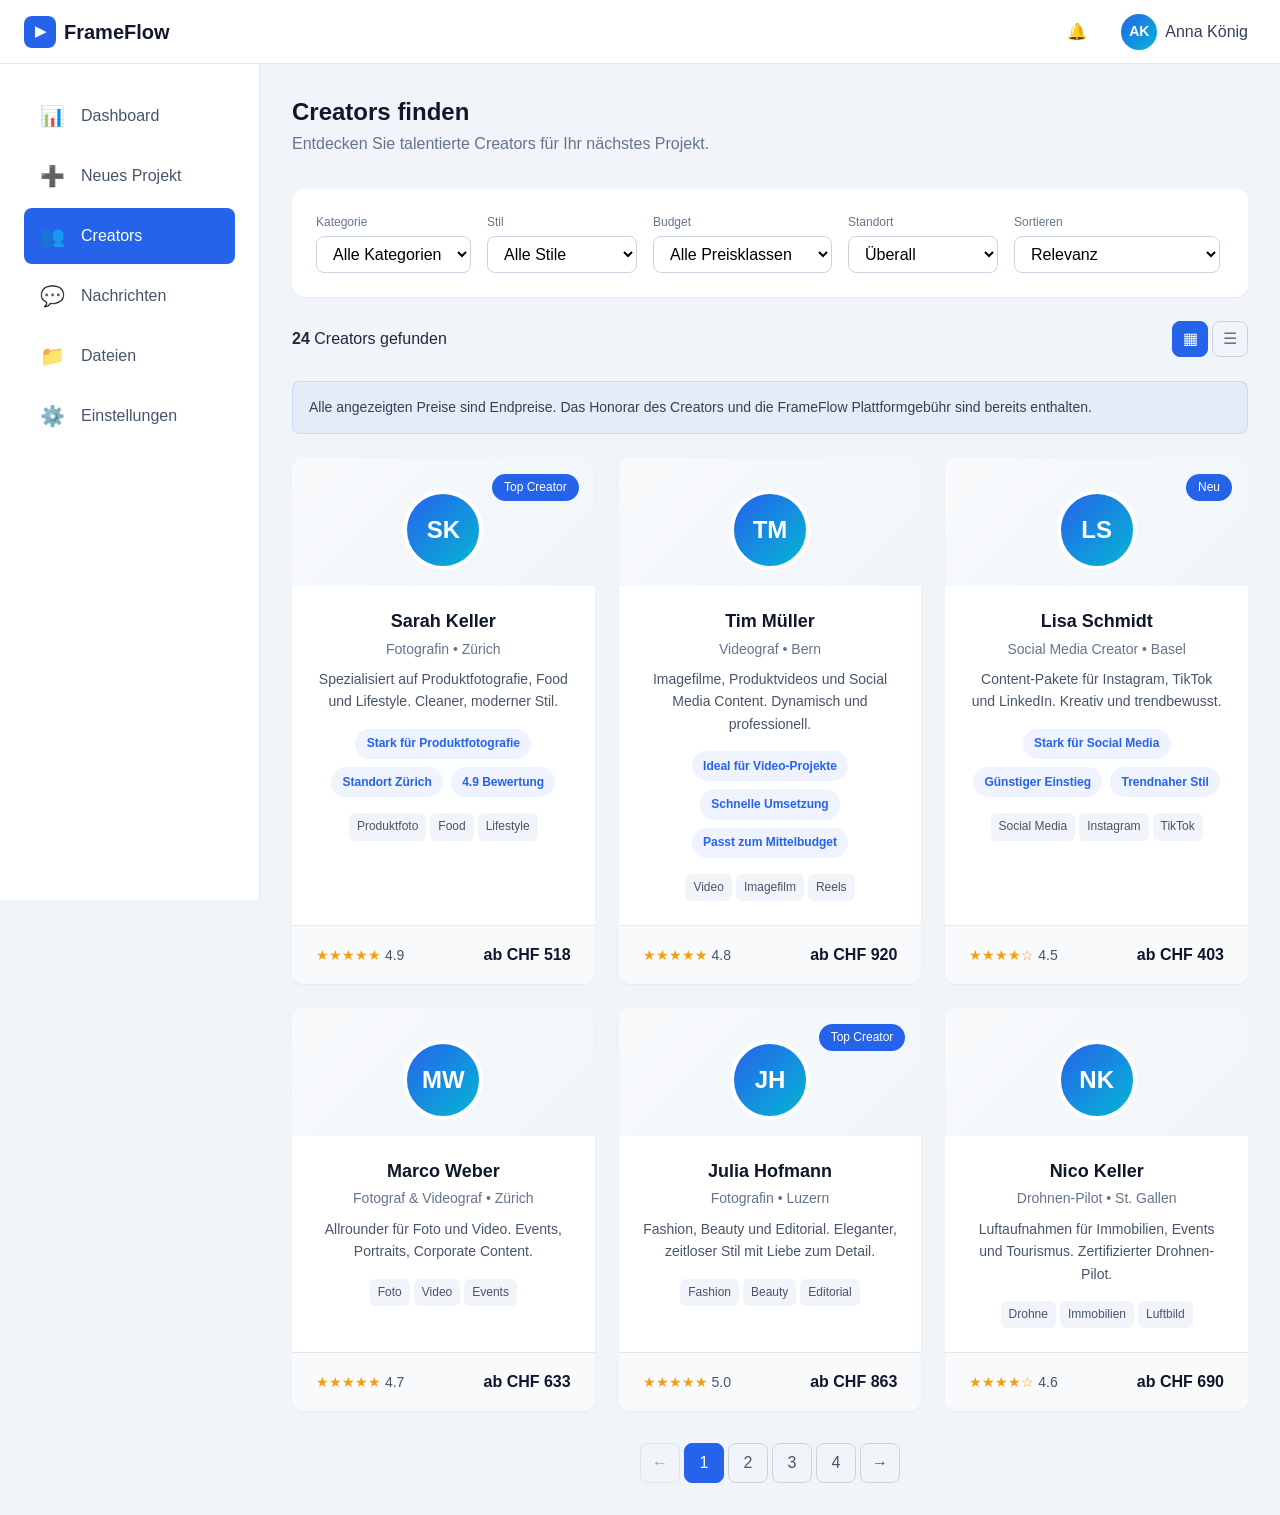
<file: frameflow/matching.html>
<!DOCTYPE html>
<html lang="de">
<head>
    <meta charset="UTF-8">
    <meta name="viewport" content="width=device-width, initial-scale=1.0">
    <title>Creators finden – FrameFlow</title>
    <link rel="stylesheet" href="css/style.css">
</head>
<body class="app-body">
    <!-- App Header -->
    <header class="app-header">
        <div class="app-header-content">
            <a href="index.html" class="logo">
                <span class="logo-icon">▶</span>
                FrameFlow
            </a>
            <div class="header-actions">
                <button class="icon-btn" title="Benachrichtigungen">
                    🔔
                </button>
                <div class="user-menu">
                    <div class="user-avatar">AK</div>
                    <span class="user-name">Anna König</span>
                </div>
            </div>
        </div>
    </header>

    <div class="app-layout">
        <!-- Sidebar -->
        <aside class="sidebar">
            <nav class="sidebar-nav">
                <a href="dashboard.html" class="sidebar-link">
                    <span class="sidebar-icon">📊</span>
                    Dashboard
                </a>
                <a href="projekte-erstellen.html" class="sidebar-link">
                    <span class="sidebar-icon">➕</span>
                    Neues Projekt
                </a>
                <a href="matching.html" class="sidebar-link active">
                    <span class="sidebar-icon">👥</span>
                    Creators
                </a>
                <a href="#" class="sidebar-link">
                    <span class="sidebar-icon">💬</span>
                    Nachrichten
                </a>
                <a href="#" class="sidebar-link">
                    <span class="sidebar-icon">📁</span>
                    Dateien
                </a>
                <a href="#" class="sidebar-link">
                    <span class="sidebar-icon">⚙️</span>
                    Einstellungen
                </a>
            </nav>
        </aside>

        <!-- Main Content -->
        <main class="app-main">
            <div class="app-content">
                <!-- Page Header -->
                <div class="page-header">
                    <div>
                        <h1>Creators finden</h1>
                        <p class="text-muted">Entdecken Sie talentierte Creators für Ihr nächstes Projekt.</p>
                    </div>
                </div>

                <!-- Filters -->
                <div class="filter-bar">
                    <div class="filter-group">
                        <label>Kategorie</label>
                        <select id="filterCategory">
                            <option value="">Alle Kategorien</option>
                            <option value="foto">Fotografie</option>
                            <option value="video">Video</option>
                            <option value="social">Social Media</option>
                            <option value="design">Design</option>
                        </select>
                    </div>
                    <div class="filter-group">
                        <label>Stil</label>
                        <select id="filterStyle">
                            <option value="">Alle Stile</option>
                            <option value="minimalistisch">Minimalistisch</option>
                            <option value="kreativ">Kreativ</option>
                            <option value="corporate">Corporate</option>
                            <option value="lifestyle">Lifestyle</option>
                        </select>
                    </div>
                    <div class="filter-group">
                        <label>Budget</label>
                        <select id="filterBudget">
                            <option value="">Alle Preisklassen</option>
                            <option value="low">Bis CHF 1'000</option>
                            <option value="medium">CHF 1'000 – 3'000</option>
                            <option value="high">Über CHF 3'000</option>
                        </select>
                    </div>
                    <div class="filter-group">
                        <label>Standort</label>
                        <select id="filterLocation">
                            <option value="">Überall</option>
                            <option value="zuerich">Zürich</option>
                            <option value="bern">Bern</option>
                            <option value="basel">Basel</option>
                            <option value="genf">Genf</option>
                        </select>
                    </div>
                    <div class="filter-group">
                        <label>Sortieren</label>
                        <select id="filterSort">
                            <option value="relevance">Relevanz</option>
                            <option value="rating">Beste Bewertung</option>
                            <option value="price-low">Preis: Niedrig zu Hoch</option>
                            <option value="price-high">Preis: Hoch zu Niedrig</option>
                        </select>
                    </div>
                </div>

                <!-- Results Info -->
                <div class="results-info">
                    <span><strong>24</strong> Creators gefunden</span>
                    <div class="view-toggle">
                        <button class="view-btn active" title="Karten">▦</button>
                        <button class="view-btn" title="Liste">☰</button>
                    </div>
                </div>


                <div class="pricing-inline-note">
                    Alle angezeigten Preise sind Endpreise. Das Honorar des Creators und die FrameFlow Plattformgebühr sind bereits enthalten.
                </div>

                <!-- Creator Grid -->

                <div class="creators-grid">
                    <!-- Creator Card 1 -->
                    <a href="creator-profil.html" class="creator-card">
                        <div class="creator-card-header">
                            <div class="creator-avatar-card">
                                <span>SK</span>
                            </div>
                            <div class="creator-card-badge">Top Creator</div>
                        </div>
                        <div class="creator-card-body">
                            <h3>Sarah Keller</h3>
                            <p class="creator-card-specialty">Fotografin • Zürich</p>
                            <p class="creator-card-desc">Spezialisiert auf Produktfotografie, Food und Lifestyle. Cleaner, moderner Stil.</p>
                            <div class="match-reasons">
                                <span class="match-reason">Stark für Produktfotografie</span>
                                <span class="match-reason">Standort Zürich</span>
                                <span class="match-reason">4.9 Bewertung</span>
                            </div>
                            <div class="creator-card-tags">
                                <span>Produktfoto</span>
                                <span>Food</span>
                                <span>Lifestyle</span>
                            </div>
                        </div>
                        <div class="creator-card-footer">
                            <div class="creator-card-rating">
                                ★★★★★ <span>4.9</span>
                            </div>
                            <div class="creator-card-price">
                                ab CHF 518
                            </div>
                        </div>
                    </a>

                    <!-- Creator Card 2 -->
                    <a href="creator-profil.html" class="creator-card">
                        <div class="creator-card-header">
                            <div class="creator-avatar-card">
                                <span>TM</span>
                            </div>
                        </div>
                        <div class="creator-card-body">
                            <h3>Tim Müller</h3>
                            <p class="creator-card-specialty">Videograf • Bern</p>
                            <p class="creator-card-desc">Imagefilme, Produktvideos und Social Media Content. Dynamisch und professionell.</p>
                            <div class="match-reasons">
                                <span class="match-reason">Ideal für Video-Projekte</span>
                                <span class="match-reason">Schnelle Umsetzung</span>
                                <span class="match-reason">Passt zum Mittelbudget</span>
                            </div>
                            <div class="creator-card-tags">
                                <span>Video</span>
                                <span>Imagefilm</span>
                                <span>Reels</span>
                            </div>
                        </div>
                        <div class="creator-card-footer">
                            <div class="creator-card-rating">
                                ★★★★★ <span>4.8</span>
                            </div>
                            <div class="creator-card-price">
                                ab CHF 920
                            </div>
                        </div>
                    </a>

                    <!-- Creator Card 3 -->
                    <a href="creator-profil.html" class="creator-card">
                        <div class="creator-card-header">
                            <div class="creator-avatar-card">
                                <span>LS</span>
                            </div>
                            <div class="creator-card-badge">Neu</div>
                        </div>
                        <div class="creator-card-body">
                            <h3>Lisa Schmidt</h3>
                            <p class="creator-card-specialty">Social Media Creator • Basel</p>
                            <p class="creator-card-desc">Content-Pakete für Instagram, TikTok und LinkedIn. Kreativ und trendbewusst.</p>
                            <div class="match-reasons">
                                <span class="match-reason">Stark für Social Media</span>
                                <span class="match-reason">Günstiger Einstieg</span>
                                <span class="match-reason">Trendnaher Stil</span>
                            </div>
                            <div class="creator-card-tags">
                                <span>Social Media</span>
                                <span>Instagram</span>
                                <span>TikTok</span>
                            </div>
                        </div>
                        <div class="creator-card-footer">
                            <div class="creator-card-rating">
                                ★★★★☆ <span>4.5</span>
                            </div>
                            <div class="creator-card-price">
                                ab CHF 403
                            </div>
                        </div>
                    </a>

                    <!-- Creator Card 4 -->
                    <a href="creator-profil.html" class="creator-card">
                        <div class="creator-card-header">
                            <div class="creator-avatar-card">
                                <span>MW</span>
                            </div>
                        </div>
                        <div class="creator-card-body">
                            <h3>Marco Weber</h3>
                            <p class="creator-card-specialty">Fotograf & Videograf • Zürich</p>
                            <p class="creator-card-desc">Allrounder für Foto und Video. Events, Portraits, Corporate Content.</p>
                            <div class="creator-card-tags">
                                <span>Foto</span>
                                <span>Video</span>
                                <span>Events</span>
                            </div>
                        </div>
                        <div class="creator-card-footer">
                            <div class="creator-card-rating">
                                ★★★★★ <span>4.7</span>
                            </div>
                            <div class="creator-card-price">
                                ab CHF 633
                            </div>
                        </div>
                    </a>

                    <!-- Creator Card 5 -->
                    <a href="creator-profil.html" class="creator-card">
                        <div class="creator-card-header">
                            <div class="creator-avatar-card">
                                <span>JH</span>
                            </div>
                            <div class="creator-card-badge">Top Creator</div>
                        </div>
                        <div class="creator-card-body">
                            <h3>Julia Hofmann</h3>
                            <p class="creator-card-specialty">Fotografin • Luzern</p>
                            <p class="creator-card-desc">Fashion, Beauty und Editorial. Eleganter, zeitloser Stil mit Liebe zum Detail.</p>
                            <div class="creator-card-tags">
                                <span>Fashion</span>
                                <span>Beauty</span>
                                <span>Editorial</span>
                            </div>
                        </div>
                        <div class="creator-card-footer">
                            <div class="creator-card-rating">
                                ★★★★★ <span>5.0</span>
                            </div>
                            <div class="creator-card-price">
                                ab CHF 863
                            </div>
                        </div>
                    </a>

                    <!-- Creator Card 6 -->
                    <a href="creator-profil.html" class="creator-card">
                        <div class="creator-card-header">
                            <div class="creator-avatar-card">
                                <span>NK</span>
                            </div>
                        </div>
                        <div class="creator-card-body">
                            <h3>Nico Keller</h3>
                            <p class="creator-card-specialty">Drohnen-Pilot • St. Gallen</p>
                            <p class="creator-card-desc">Luftaufnahmen für Immobilien, Events und Tourismus. Zertifizierter Drohnen-Pilot.</p>
                            <div class="creator-card-tags">
                                <span>Drohne</span>
                                <span>Immobilien</span>
                                <span>Luftbild</span>
                            </div>
                        </div>
                        <div class="creator-card-footer">
                            <div class="creator-card-rating">
                                ★★★★☆ <span>4.6</span>
                            </div>
                            <div class="creator-card-price">
                                ab CHF 690
                            </div>
                        </div>
                    </a>
                </div>

                <!-- Pagination -->
                <div class="pagination">
                    <button class="pagination-btn" disabled>←</button>
                    <button class="pagination-btn active">1</button>
                    <button class="pagination-btn">2</button>
                    <button class="pagination-btn">3</button>
                    <button class="pagination-btn">4</button>
                    <button class="pagination-btn">→</button>
                </div>
            </div>
        </main>
    </div>

    <script src="js/script.js"></script>
</body>
</html>
</file>
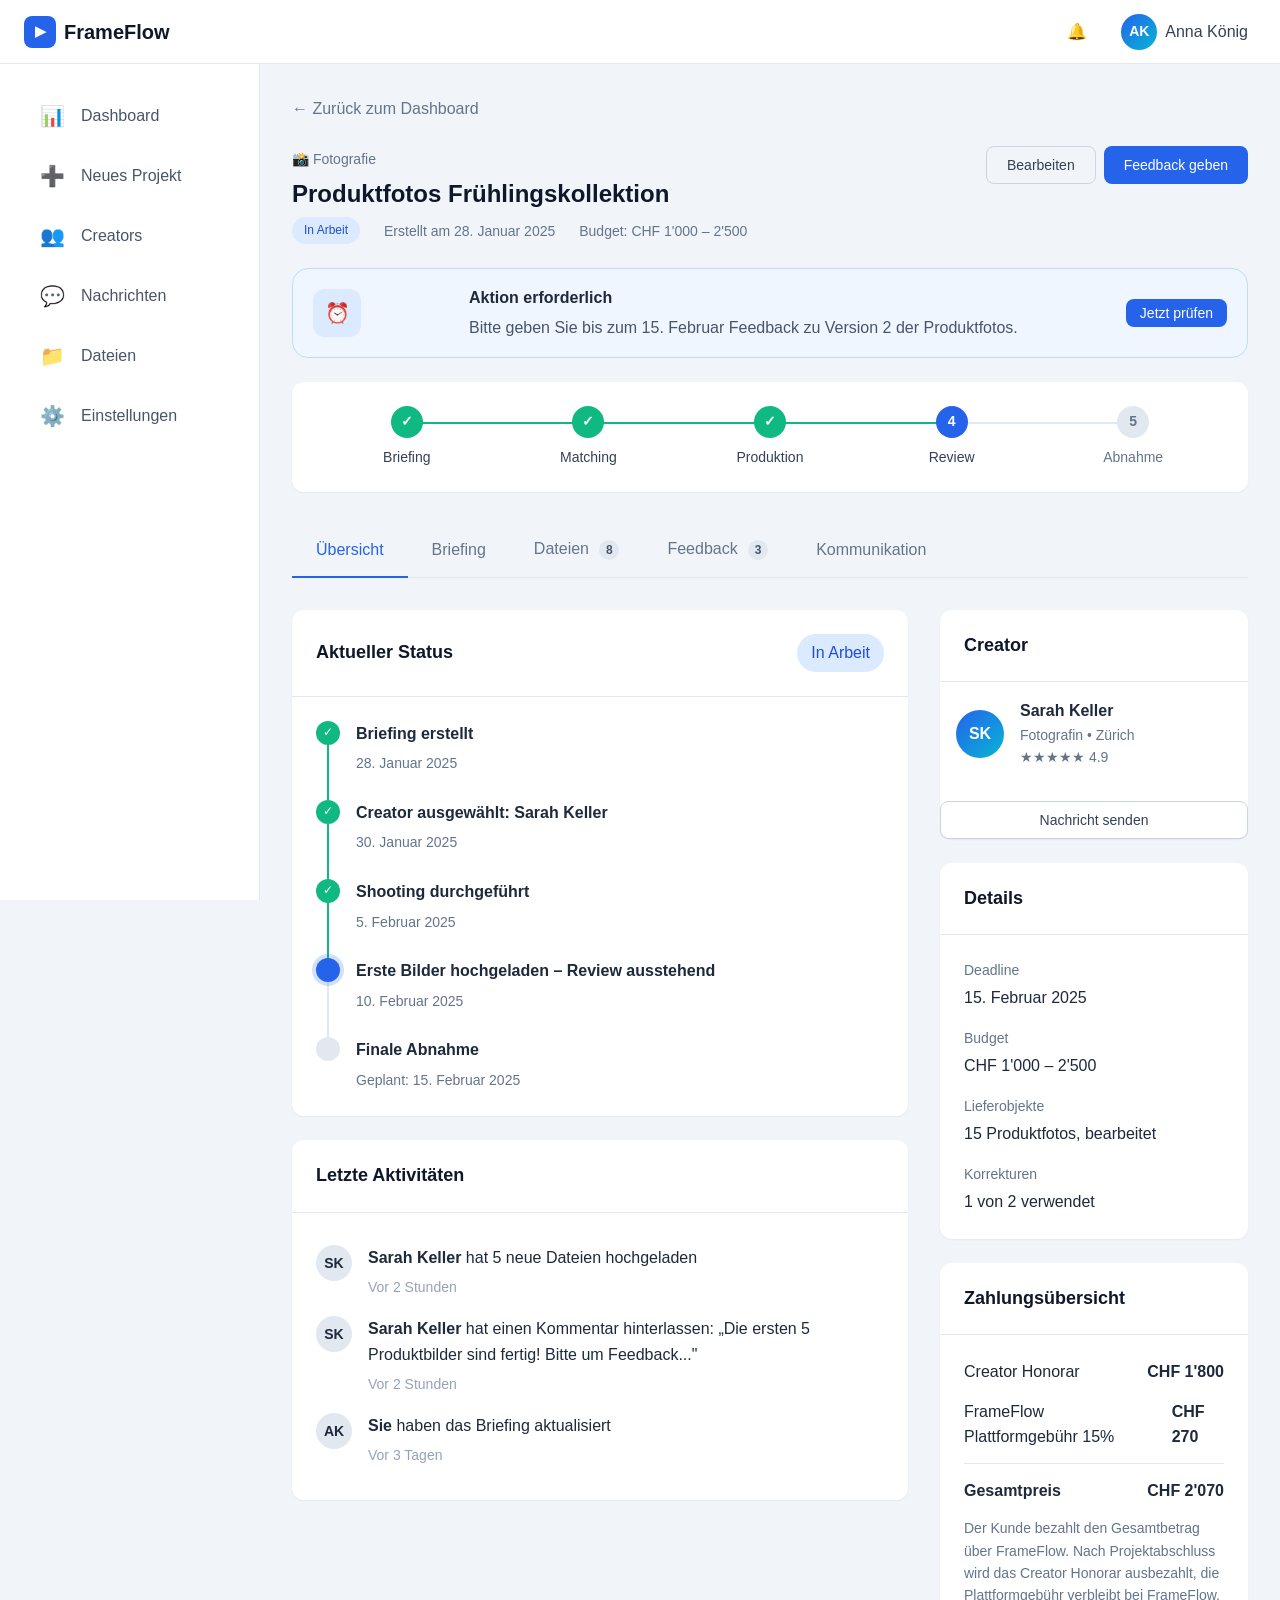
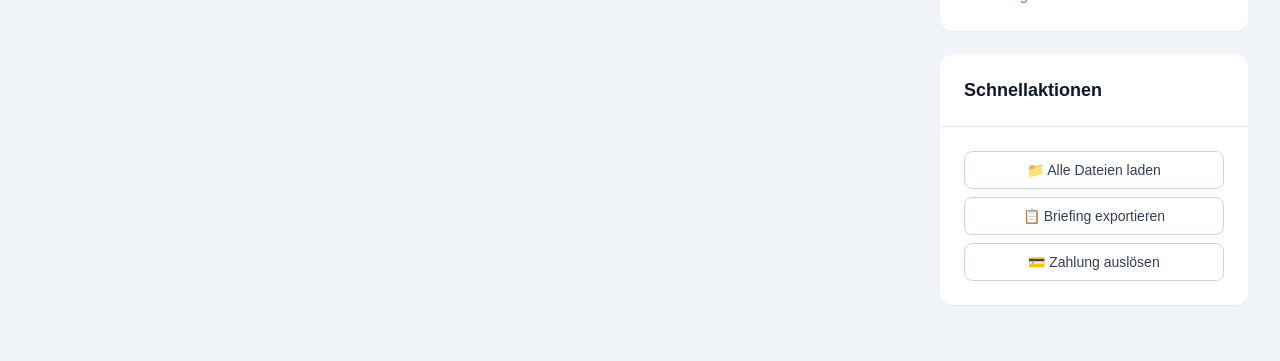
<file: frameflow/projekt-detail.html>
<!DOCTYPE html>
<html lang="de">
<head>
    <meta charset="UTF-8">
    <meta name="viewport" content="width=device-width, initial-scale=1.0">
    <title>Produktfotos Frühlingskollektion – FrameFlow</title>
    <link rel="stylesheet" href="css/style.css">
</head>
<body class="app-body">
    <!-- App Header -->
    <header class="app-header">
        <div class="app-header-content">
            <a href="index.html" class="logo">
                <span class="logo-icon">▶</span>
                FrameFlow
            </a>
            <div class="header-actions">
                <button class="icon-btn" title="Benachrichtigungen">
                    🔔
                </button>
                <div class="user-menu">
                    <div class="user-avatar">AK</div>
                    <span class="user-name">Anna König</span>
                </div>
            </div>
        </div>
    </header>

    <div class="app-layout">
        <!-- Sidebar -->
        <aside class="sidebar">
            <nav class="sidebar-nav">
                <a href="dashboard.html" class="sidebar-link">
                    <span class="sidebar-icon">📊</span>
                    Dashboard
                </a>
                <a href="projekte-erstellen.html" class="sidebar-link">
                    <span class="sidebar-icon">➕</span>
                    Neues Projekt
                </a>
                <a href="matching.html" class="sidebar-link">
                    <span class="sidebar-icon">👥</span>
                    Creators
                </a>
                <a href="#" class="sidebar-link">
                    <span class="sidebar-icon">💬</span>
                    Nachrichten
                </a>
                <a href="#" class="sidebar-link">
                    <span class="sidebar-icon">📁</span>
                    Dateien
                </a>
                <a href="#" class="sidebar-link">
                    <span class="sidebar-icon">⚙️</span>
                    Einstellungen
                </a>
            </nav>
        </aside>

        <!-- Main Content -->
        <main class="app-main">
            <div class="app-content">
                <!-- Back Link -->
                <a href="dashboard.html" class="back-link">← Zurück zum Dashboard</a>

                <!-- Project Header -->
                <div class="project-detail-header">
                    <div class="project-detail-info">
                        <div class="project-detail-title">
                            <span class="project-type-badge">📸 Fotografie</span>
                            <h1>Produktfotos Frühlingskollektion</h1>
                        </div>
                        <div class="project-detail-meta">
                            <span class="project-status status-progress">In Arbeit</span>
                            <span>Erstellt am 28. Januar 2025</span>
                            <span>Budget: CHF 1'000 – 2'500</span>
                        </div>
                    </div>
                    <div class="project-detail-actions">
                        <button class="btn btn-outline">Bearbeiten</button>
                        <button class="btn btn-primary">Feedback geben</button>
                    </div>
                </div>


                <div class="action-alert">
                    <div class="action-alert-icon">⏰</div>
                    <div class="action-alert-content">
                        <strong>Aktion erforderlich</strong>
                        <p>Bitte geben Sie bis zum 15. Februar Feedback zu Version 2 der Produktfotos.</p>
                    </div>
                    <button class="btn btn-primary btn-small">Jetzt prüfen</button>
                </div>

                <!-- Progress Bar -->

                <div class="project-progress-bar">
                    <div class="progress-steps">
                        <div class="progress-step completed">
                            <span class="progress-step-icon">✓</span>
                            <span class="progress-step-label">Briefing</span>
                        </div>
                        <div class="progress-step completed">
                            <span class="progress-step-icon">✓</span>
                            <span class="progress-step-label">Matching</span>
                        </div>
                        <div class="progress-step completed">
                            <span class="progress-step-icon">✓</span>
                            <span class="progress-step-label">Produktion</span>
                        </div>
                        <div class="progress-step active">
                            <span class="progress-step-icon">4</span>
                            <span class="progress-step-label">Review</span>
                        </div>
                        <div class="progress-step">
                            <span class="progress-step-icon">5</span>
                            <span class="progress-step-label">Abnahme</span>
                        </div>
                    </div>
                </div>

                <!-- Tabs -->
                <div class="project-tabs">
                    <button class="tab-btn active" data-tab="overview">Übersicht</button>
                    <button class="tab-btn" data-tab="briefing">Briefing</button>
                    <button class="tab-btn" data-tab="files">Dateien <span class="tab-badge">8</span></button>
                    <button class="tab-btn" data-tab="feedback">Feedback <span class="tab-badge">3</span></button>
                    <button class="tab-btn" data-tab="communication">Kommunikation</button>
                </div>

                <!-- Tab Content -->
                <div class="tab-content">
                    <!-- Overview Tab -->
                    <div class="tab-pane active" data-tab="overview">
                        <div class="project-detail-grid">
                            <!-- Main Content -->
                            <div class="project-detail-main">
                                <!-- Status Card -->
                                <div class="detail-card">
                                    <div class="detail-card-header">
                                        <h3>Aktueller Status</h3>
                                        <span class="status-badge status-progress">In Arbeit</span>
                                    </div>
                                    <div class="status-timeline">
                                        <div class="timeline-item completed">
                                            <div class="timeline-marker"></div>
                                            <div class="timeline-content">
                                                <strong>Briefing erstellt</strong>
                                                <span>28. Januar 2025</span>
                                            </div>
                                        </div>
                                        <div class="timeline-item completed">
                                            <div class="timeline-marker"></div>
                                            <div class="timeline-content">
                                                <strong>Creator ausgewählt: Sarah Keller</strong>
                                                <span>30. Januar 2025</span>
                                            </div>
                                        </div>
                                        <div class="timeline-item completed">
                                            <div class="timeline-marker"></div>
                                            <div class="timeline-content">
                                                <strong>Shooting durchgeführt</strong>
                                                <span>5. Februar 2025</span>
                                            </div>
                                        </div>
                                        <div class="timeline-item active">
                                            <div class="timeline-marker"></div>
                                            <div class="timeline-content">
                                                <strong>Erste Bilder hochgeladen – Review ausstehend</strong>
                                                <span>10. Februar 2025</span>
                                            </div>
                                        </div>
                                        <div class="timeline-item">
                                            <div class="timeline-marker"></div>
                                            <div class="timeline-content">
                                                <strong>Finale Abnahme</strong>
                                                <span>Geplant: 15. Februar 2025</span>
                                            </div>
                                        </div>
                                    </div>
                                </div>

                                <!-- Recent Activity -->
                                <div class="detail-card">
                                    <div class="detail-card-header">
                                        <h3>Letzte Aktivitäten</h3>
                                    </div>
                                    <div class="activity-list">
                                        <div class="activity-item">
                                            <div class="activity-avatar">SK</div>
                                            <div class="activity-content">
                                                <p><strong>Sarah Keller</strong> hat 5 neue Dateien hochgeladen</p>
                                                <span class="activity-time">Vor 2 Stunden</span>
                                            </div>
                                        </div>
                                        <div class="activity-item">
                                            <div class="activity-avatar">SK</div>
                                            <div class="activity-content">
                                                <p><strong>Sarah Keller</strong> hat einen Kommentar hinterlassen: „Die ersten 5 Produktbilder sind fertig! Bitte um Feedback..."</p>
                                                <span class="activity-time">Vor 2 Stunden</span>
                                            </div>
                                        </div>
                                        <div class="activity-item">
                                            <div class="activity-avatar">AK</div>
                                            <div class="activity-content">
                                                <p><strong>Sie</strong> haben das Briefing aktualisiert</p>
                                                <span class="activity-time">Vor 3 Tagen</span>
                                            </div>
                                        </div>
                                    </div>
                                </div>
                            </div>

                            <!-- Sidebar -->
                            <div class="project-detail-sidebar">
                                <!-- Creator Card -->
                                <div class="detail-card">
                                    <div class="detail-card-header">
                                        <h3>Creator</h3>
                                    </div>
                                    <a href="creator-profil.html" class="creator-card-compact">
                                        <div class="creator-avatar-medium">SK</div>
                                        <div class="creator-info-compact">
                                            <strong>Sarah Keller</strong>
                                            <span>Fotografin • Zürich</span>
                                            <span class="creator-rating-small">★★★★★ 4.9</span>
                                        </div>
                                    </a>
                                    <button class="btn btn-outline btn-block">Nachricht senden</button>
                                </div>

                                <!-- Project Details -->
                                <div class="detail-card">
                                    <div class="detail-card-header">
                                        <h3>Details</h3>
                                    </div>
                                    <dl class="detail-list">
                                        <dt>Deadline</dt>
                                        <dd>15. Februar 2025</dd>
                                        <dt>Budget</dt>
                                        <dd>CHF 1'000 – 2'500</dd>
                                        <dt>Lieferobjekte</dt>
                                        <dd>15 Produktfotos, bearbeitet</dd>
                                        <dt>Korrekturen</dt>
                                        <dd>1 von 2 verwendet</dd>
                                    </dl>
                                </div>


                                <div class="detail-card">
                                    <div class="detail-card-header">
                                        <h3>Zahlungsübersicht</h3>
                                    </div>
                                    <div class="detail-list">
                                        <div class="payment-breakdown-line">
                                            <span>Creator Honorar</span>
                                            <strong>CHF 1'800</strong>
                                        </div>
                                        <div class="payment-breakdown-line">
                                            <span>FrameFlow Plattformgebühr 15%</span>
                                            <strong>CHF 270</strong>
                                        </div>
                                        <div class="payment-breakdown-line total">
                                            <span>Gesamtpreis</span>
                                            <strong>CHF 2'070</strong>
                                        </div>
                                        <p class="pricing-note">Der Kunde bezahlt den Gesamtbetrag über FrameFlow. Nach Projektabschluss wird das Creator Honorar ausbezahlt, die Plattformgebühr verbleibt bei FrameFlow.</p>
                                    </div>
                                </div>

                                <!-- Quick Actions -->

                                <div class="detail-card">
                                    <div class="detail-card-header">
                                        <h3>Schnellaktionen</h3>
                                    </div>
                                    <div class="quick-actions">
                                        <button class="btn btn-outline btn-block">📁 Alle Dateien laden</button>
                                        <button class="btn btn-outline btn-block">📋 Briefing exportieren</button>
                                        <button class="btn btn-outline btn-block">💳 Zahlung auslösen</button>
                                    </div>
                                </div>
                            </div>
                        </div>
                    </div>

                    <!-- Briefing Tab -->
                    <div class="tab-pane" data-tab="briefing">
                        <div class="detail-card">
                            <div class="detail-card-header">
                                <h3>Projekt-Briefing</h3>
                                <button class="btn btn-outline btn-small">Bearbeiten</button>
                            </div>
                            <div class="briefing-content">
                                <section class="briefing-section">
                                    <h4>Projektbeschreibung</h4>
                                    <p>Wir benötigen hochwertige Produktbilder für unsere neue Frühlingskollektion. Die Bilder werden im Online-Shop und auf Social Media verwendet. Insgesamt sollen 15 Produkte fotografiert werden.</p>
                                </section>
                                <section class="briefing-section">
                                    <h4>Stil & Anforderungen</h4>
                                    <ul>
                                        <li>Weisser, cleaner Hintergrund</li>
                                        <li>Natürliches Licht-Look</li>
                                        <li>Minimalistisch und modern</li>
                                        <li>Konsistenter Stil über alle Produkte</li>
                                    </ul>
                                </section>
                                <section class="briefing-section">
                                    <h4>Lieferobjekte</h4>
                                    <ul>
                                        <li>15 bearbeitete Produktfotos</li>
                                        <li>Format: 3000x3000px (Quadrat)</li>
                                        <li>Zusätzlich: 1080x1080px für Social Media</li>
                                        <li>Dateiformat: JPG + PNG mit Transparenz</li>
                                    </ul>
                                </section>
                                <section class="briefing-section">
                                    <h4>Referenzen</h4>
                                    <p>Siehe hochgeladene Inspirationsbilder. Wir mögen den Stil von Unternehmen wie Everlane und COS – clean, hell, hochwertig.</p>
                                </section>
                            </div>
                        </div>
                    </div>

                    <!-- Files Tab -->
                    <div class="tab-pane" data-tab="files">
                        <div class="detail-card">
                            <div class="detail-card-header">
                                <h3>Projektdateien</h3>
                                <div class="header-actions">
                                    <select class="version-select">
                                        <option>Alle Versionen</option>
                                        <option>Version 2 (Aktuell)</option>
                                        <option>Version 1</option>
                                    </select>
                                    <button class="btn btn-outline btn-small">Alle herunterladen</button>
                                </div>
                            </div>
                            <div class="pricing-inline-note compact">Versionen und Freigaben werden zentral verwaltet. So bleiben Feedback und Dateistand jederzeit nachvollziehbar.</div>
                            <div class="files-grid">
                                <div class="file-card">
                                    <div class="file-preview" style="background: linear-gradient(135deg, #f5f5f5, #e0e0e0);">
                                        <span>📷</span>
                                    </div>
                                    <div class="file-card-info">
                                        <span class="file-card-name">Produkt_01_v2.jpg</span>
                                        <span class="file-card-meta">2.4 MB • 10.02.2025</span>
                                    </div>
                                    <span class="file-version-badge">v2</span>
                                </div>
                                <div class="file-card">
                                    <div class="file-preview" style="background: linear-gradient(135deg, #f5f5f5, #e0e0e0);">
                                        <span>📷</span>
                                    </div>
                                    <div class="file-card-info">
                                        <span class="file-card-name">Produkt_02_v2.jpg</span>
                                        <span class="file-card-meta">2.1 MB • 10.02.2025</span>
                                    </div>
                                    <span class="file-version-badge">v2</span>
                                </div>
                                <div class="file-card">
                                    <div class="file-preview" style="background: linear-gradient(135deg, #f5f5f5, #e0e0e0);">
                                        <span>📷</span>
                                    </div>
                                    <div class="file-card-info">
                                        <span class="file-card-name">Produkt_03_v2.jpg</span>
                                        <span class="file-card-meta">2.8 MB • 10.02.2025</span>
                                    </div>
                                    <span class="file-version-badge">v2</span>
                                </div>
                                <div class="file-card">
                                    <div class="file-preview" style="background: linear-gradient(135deg, #f5f5f5, #e0e0e0);">
                                        <span>📷</span>
                                    </div>
                                    <div class="file-card-info">
                                        <span class="file-card-name">Produkt_04_v2.jpg</span>
                                        <span class="file-card-meta">2.3 MB • 10.02.2025</span>
                                    </div>
                                    <span class="file-version-badge">v2</span>
                                </div>
                                <div class="file-card">
                                    <div class="file-preview" style="background: linear-gradient(135deg, #f5f5f5, #e0e0e0);">
                                        <span>📷</span>
                                    </div>
                                    <div class="file-card-info">
                                        <span class="file-card-name">Produkt_05_v2.jpg</span>
                                        <span class="file-card-meta">2.6 MB • 10.02.2025</span>
                                    </div>
                                    <span class="file-version-badge">v2</span>
                                </div>
                                <div class="file-card old-version">
                                    <div class="file-preview" style="background: linear-gradient(135deg, #e0e0e0, #bdbdbd);">
                                        <span>📷</span>
                                    </div>
                                    <div class="file-card-info">
                                        <span class="file-card-name">Produkt_01_v1.jpg</span>
                                        <span class="file-card-meta">2.2 MB • 08.02.2025</span>
                                    </div>
                                    <span class="file-version-badge old">v1</span>
                                </div>
                            </div>
                        </div>
                    </div>

                    <!-- Feedback Tab -->
                    <div class="tab-pane" data-tab="feedback">
                        <div class="detail-card">
                            <div class="detail-card-header">
                                <h3>Feedback & Korrekturen</h3>
                                <button class="btn btn-primary btn-small">+ Neues Feedback</button>
                            </div>
                            <div class="feedback-list">
                                <div class="feedback-item resolved">
                                    <div class="feedback-header">
                                        <div class="feedback-info">
                                            <span class="feedback-status status-resolved">✓ Erledigt</span>
                                            <span class="feedback-date">08. Februar 2025</span>
                                        </div>
                                    </div>
                                    <div class="feedback-content">
                                        <p><strong>Feedback zu Produkt_01_v1.jpg:</strong></p>
                                        <p>„Das Licht ist etwas zu hart. Könnten Sie die Schatten weicher machen? Ausserdem bitte den Hintergrund noch etwas aufhellen."</p>
                                    </div>
                                    <div class="feedback-response">
                                        <div class="response-avatar">SK</div>
                                        <div class="response-content">
                                            <strong>Sarah Keller</strong>
                                            <p>„Erledigt! Habe die Schatten angepasst und den Hintergrund aufgehellt. Die neue Version ist hochgeladen."</p>
                                        </div>
                                    </div>
                                </div>
                                <div class="feedback-item">
                                    <div class="feedback-header">
                                        <div class="feedback-info">
                                            <span class="feedback-status status-pending">⏳ Offen</span>
                                            <span class="feedback-date">10. Februar 2025</span>
                                        </div>
                                    </div>
                                    <div class="feedback-content">
                                        <p><strong>Allgemeines Feedback:</strong></p>
                                        <p>„Die Bilder sehen super aus! Bei Produkt 3 und 5 ist noch ein kleiner Fusseln zu sehen – könnten Sie das retuschieren?"</p>
                                    </div>
                                </div>
                            </div>
                        </div>
                    </div>

                    <!-- Communication Tab -->
                    <div class="tab-pane" data-tab="communication">
                        <div class="detail-card chat-card">
                            <div class="detail-card-header">
                                <h3>Projektkommunikation</h3>
                            </div>
                            <div class="chat-messages">
                                <div class="chat-message received">
                                    <div class="chat-avatar">SK</div>
                                    <div class="chat-bubble">
                                        <span class="chat-sender">Sarah Keller</span>
                                        <p>Hallo Anna! Ich habe mir das Briefing angeschaut. Alles klar soweit – ich hätte noch eine Frage zum Hintergrund: Soll es ein reines Weiss sein oder eher ein warmes Off-White?</p>
                                        <span class="chat-time">30. Jan, 14:32</span>
                                    </div>
                                </div>
                                <div class="chat-message sent">
                                    <div class="chat-bubble">
                                        <p>Hi Sarah! Freut mich, dass alles klar ist. Wir hätten gerne ein reines Weiss (#FFFFFF), damit es gut zum Shop-Design passt.</p>
                                        <span class="chat-time">30. Jan, 15:10</span>
                                    </div>
                                </div>
                                <div class="chat-message received">
                                    <div class="chat-avatar">SK</div>
                                    <div class="chat-bubble">
                                        <span class="chat-sender">Sarah Keller</span>
                                        <p>Perfekt, verstanden! Dann plane ich das Shooting für nächste Woche Mittwoch. Passt das für die Produktübergabe?</p>
                                        <span class="chat-time">30. Jan, 15:15</span>
                                    </div>
                                </div>
                                <div class="chat-message sent">
                                    <div class="chat-bubble">
                                        <p>Ja, Mittwoch passt super! Ich bringe die Produkte um 10 Uhr vorbei.</p>
                                        <span class="chat-time">30. Jan, 15:45</span>
                                    </div>
                                </div>
                                <div class="chat-date-divider">5. Februar 2025</div>
                                <div class="chat-message received">
                                    <div class="chat-avatar">SK</div>
                                    <div class="chat-bubble">
                                        <span class="chat-sender">Sarah Keller</span>
                                        <p>Das Shooting war ein voller Erfolg! 📸 Ich mache mich jetzt an die Bearbeitung und lade die ersten Bilder bis Ende der Woche hoch.</p>
                                        <span class="chat-time">5. Feb, 18:20</span>
                                    </div>
                                </div>
                                <div class="chat-date-divider">10. Februar 2025</div>
                                <div class="chat-message received">
                                    <div class="chat-avatar">SK</div>
                                    <div class="chat-bubble">
                                        <span class="chat-sender">Sarah Keller</span>
                                        <p>Die ersten 5 Produktbilder sind fertig! Ich habe sie gerade hochgeladen. Bitte schau sie dir an und gib mir Bescheid, ob die Richtung stimmt. 🙂</p>
                                        <span class="chat-time">10. Feb, 11:45</span>
                                    </div>
                                </div>
                            </div>
                            <div class="chat-input">
                                <input type="text" placeholder="Nachricht schreiben...">
                                <button class="btn btn-primary">Senden</button>
                            </div>
                        </div>
                    </div>
                </div>
            </div>
        </main>
    </div>

    <script src="js/script.js"></script>
</body>
</html>
</file>
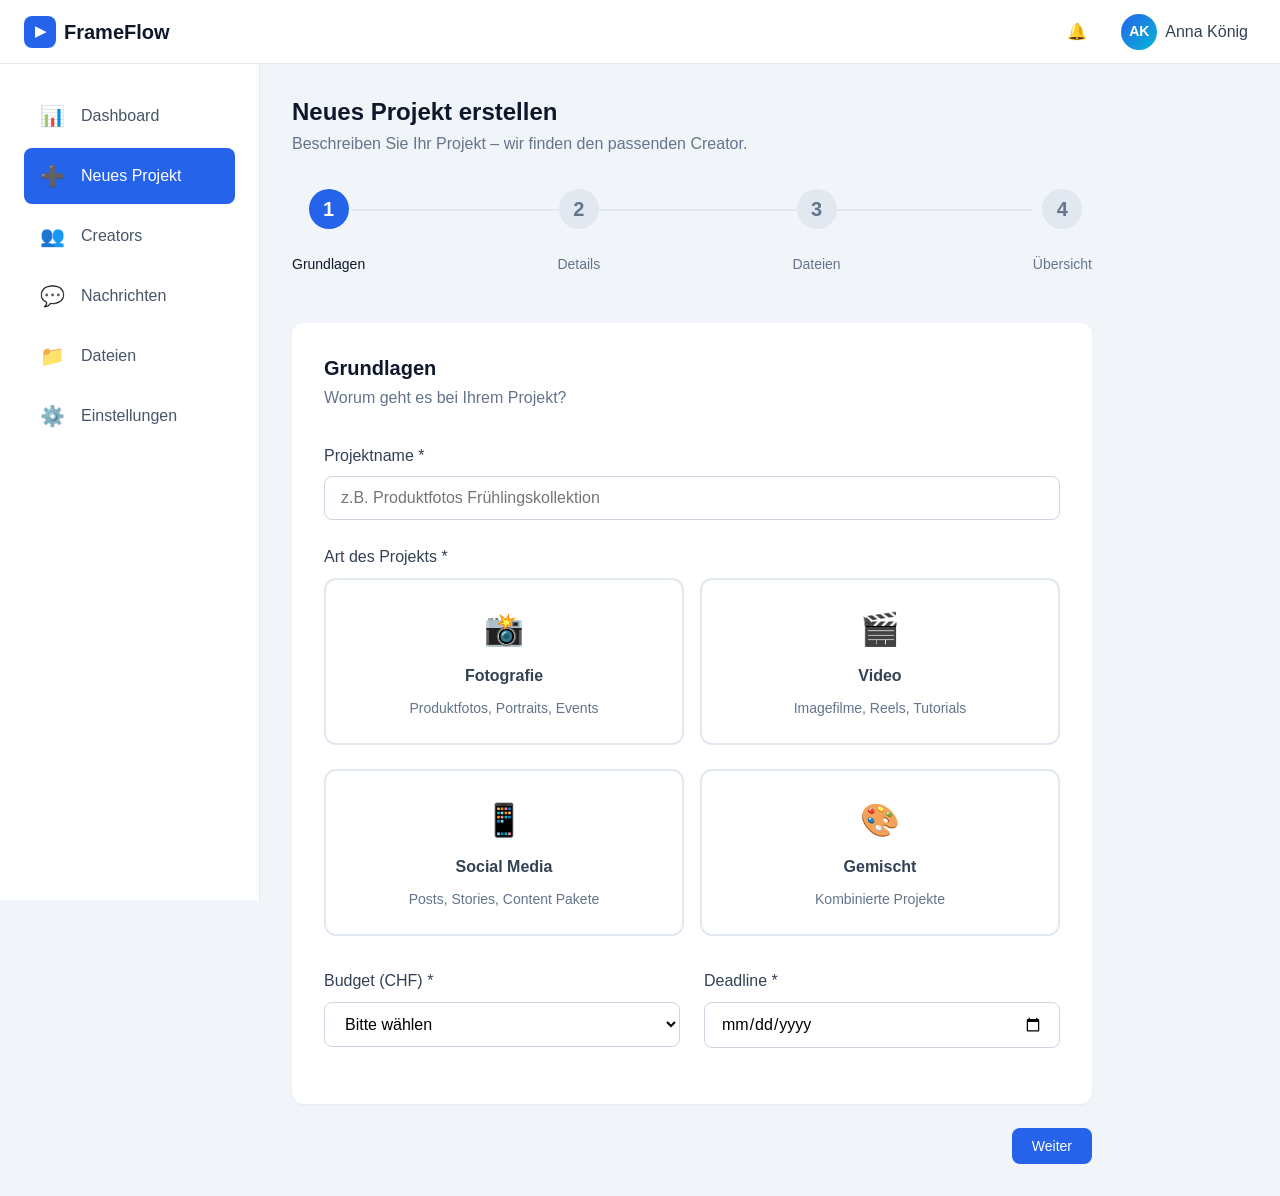
<file: frameflow/projekte-erstellen.html>
<!DOCTYPE html>
<html lang="de">
<head>
    <meta charset="UTF-8">
    <meta name="viewport" content="width=device-width, initial-scale=1.0">
    <title>Projekt erstellen – FrameFlow</title>
    <link rel="stylesheet" href="css/style.css">
</head>
<body class="app-body">
    <!-- App Header -->
    <header class="app-header">
        <div class="app-header-content">
            <a href="index.html" class="logo">
                <span class="logo-icon">▶</span>
                FrameFlow
            </a>
            <div class="header-actions">
                <button class="icon-btn" title="Benachrichtigungen">
                    🔔
                </button>
                <div class="user-menu">
                    <div class="user-avatar">AK</div>
                    <span class="user-name">Anna König</span>
                </div>
            </div>
        </div>
    </header>

    <div class="app-layout">
        <!-- Sidebar -->
        <aside class="sidebar">
            <nav class="sidebar-nav">
                <a href="dashboard.html" class="sidebar-link">
                    <span class="sidebar-icon">📊</span>
                    Dashboard
                </a>
                <a href="projekte-erstellen.html" class="sidebar-link active">
                    <span class="sidebar-icon">➕</span>
                    Neues Projekt
                </a>
                <a href="matching.html" class="sidebar-link">
                    <span class="sidebar-icon">👥</span>
                    Creators
                </a>
                <a href="#" class="sidebar-link">
                    <span class="sidebar-icon">💬</span>
                    Nachrichten
                </a>
                <a href="#" class="sidebar-link">
                    <span class="sidebar-icon">📁</span>
                    Dateien
                </a>
                <a href="#" class="sidebar-link">
                    <span class="sidebar-icon">⚙️</span>
                    Einstellungen
                </a>
            </nav>
        </aside>

        <!-- Main Content -->
        <main class="app-main">
            <div class="app-content">
                <!-- Page Header -->
                <div class="page-header">
                    <div>
                        <h1>Neues Projekt erstellen</h1>
                        <p class="text-muted">Beschreiben Sie Ihr Projekt – wir finden den passenden Creator.</p>
                    </div>
                </div>

                <!-- Project Form -->
                <form class="project-form" id="projectForm">
                    <!-- Step Indicator -->
                    <div class="form-steps">
                        <div class="form-step active" data-step="1">
                            <span class="step-number">1</span>
                            <span class="step-label">Grundlagen</span>
                        </div>
                        <div class="form-step" data-step="2">
                            <span class="step-number">2</span>
                            <span class="step-label">Details</span>
                        </div>
                        <div class="form-step" data-step="3">
                            <span class="step-number">3</span>
                            <span class="step-label">Dateien</span>
                        </div>
                        <div class="form-step" data-step="4">
                            <span class="step-number">4</span>
                            <span class="step-label">Übersicht</span>
                        </div>
                    </div>

                    <!-- Step 1: Basics -->
                    <div class="form-step-content active" data-step="1">
                        <div class="form-card">
                            <h2>Grundlagen</h2>
                            <p class="form-card-subtitle">Worum geht es bei Ihrem Projekt?</p>

                            <div class="form-group">
                                <label for="projectName">Projektname *</label>
                                <input type="text" id="projectName" placeholder="z.B. Produktfotos Frühlingskollektion" required>
                            </div>

                            <div class="form-group">
                                <label>Art des Projekts *</label>
                                <div class="project-type-grid">
                                    <label class="type-card">
                                        <input type="radio" name="projectType" value="foto" required>
                                        <div class="type-card-content">
                                            <span class="type-icon">📸</span>
                                            <span class="type-label">Fotografie</span>
                                            <span class="type-desc">Produktfotos, Portraits, Events</span>
                                        </div>
                                    </label>
                                    <label class="type-card">
                                        <input type="radio" name="projectType" value="video">
                                        <div class="type-card-content">
                                            <span class="type-icon">🎬</span>
                                            <span class="type-label">Video</span>
                                            <span class="type-desc">Imagefilme, Reels, Tutorials</span>
                                        </div>
                                    </label>
                                    <label class="type-card">
                                        <input type="radio" name="projectType" value="social">
                                        <div class="type-card-content">
                                            <span class="type-icon">📱</span>
                                            <span class="type-label">Social Media</span>
                                            <span class="type-desc">Posts, Stories, Content Pakete</span>
                                        </div>
                                    </label>
                                    <label class="type-card">
                                        <input type="radio" name="projectType" value="mixed">
                                        <div class="type-card-content">
                                            <span class="type-icon">🎨</span>
                                            <span class="type-label">Gemischt</span>
                                            <span class="type-desc">Kombinierte Projekte</span>
                                        </div>
                                    </label>
                                </div>
                            </div>

                            <div class="form-row">
                                <div class="form-group">
                                    <label for="budget">Budget (CHF) *</label>
                                    <select id="budget" required>
                                        <option value="">Bitte wählen</option>
                                        <option value="500-1000">500 – 1'000</option>
                                        <option value="1000-2500">1'000 – 2'500</option>
                                        <option value="2500-5000">2'500 – 5'000</option>
                                        <option value="5000-10000">5'000 – 10'000</option>
                                        <option value="10000+">Über 10'000</option>
                                    </select>
                                </div>
                                <div class="form-group">
                                    <label for="deadline">Deadline *</label>
                                    <input type="date" id="deadline" required>
                                </div>
                            </div>
                        </div>

                        <div class="form-actions">
                            <span></span>
                            <button type="button" class="btn btn-primary" onclick="nextStep()">Weiter</button>
                        </div>
                    </div>

                    <!-- Step 2: Details -->
                    <div class="form-step-content" data-step="2">
                        <div class="form-card">
                            <h2>Projektdetails</h2>
                            <p class="form-card-subtitle">Je mehr Details, desto besser können wir passende Creators vorschlagen.</p>

                            <div class="form-group">
                                <label for="description">Beschreibung *</label>
                                <textarea id="description" rows="5" placeholder="Beschreiben Sie Ihr Projekt möglichst genau. Was soll produziert werden? Wofür wird der Content verwendet? Welchen Stil stellen Sie sich vor?" required></textarea>
                            </div>

                            <div class="form-group">
                                <label>Gewünschter Stil</label>
                                <div class="style-tags">
                                    <label class="style-tag">
                                        <input type="checkbox" name="style" value="minimalistisch">
                                        <span>Minimalistisch</span>
                                    </label>
                                    <label class="style-tag">
                                        <input type="checkbox" name="style" value="modern">
                                        <span>Modern</span>
                                    </label>
                                    <label class="style-tag">
                                        <input type="checkbox" name="style" value="kreativ">
                                        <span>Kreativ</span>
                                    </label>
                                    <label class="style-tag">
                                        <input type="checkbox" name="style" value="professionell">
                                        <span>Professionell</span>
                                    </label>
                                    <label class="style-tag">
                                        <input type="checkbox" name="style" value="natuerlich">
                                        <span>Natürlich</span>
                                    </label>
                                    <label class="style-tag">
                                        <input type="checkbox" name="style" value="dynamisch">
                                        <span>Dynamisch</span>
                                    </label>
                                    <label class="style-tag">
                                        <input type="checkbox" name="style" value="elegant">
                                        <span>Elegant</span>
                                    </label>
                                    <label class="style-tag">
                                        <input type="checkbox" name="style" value="verspielt">
                                        <span>Verspielt</span>
                                    </label>
                                </div>
                            </div>

                            <div class="form-group">
                                <label for="deliverables">Gewünschte Lieferobjekte</label>
                                <textarea id="deliverables" rows="3" placeholder="z.B. 15 bearbeitete Produktfotos (3000x3000px), 5 Social Media Versionen (1080x1080px)"></textarea>
                            </div>

                            <div class="form-group">
                                <label for="references">Referenzen / Inspiration (optional)</label>
                                <textarea id="references" rows="2" placeholder="Links zu Beispielen oder Beschreibung von Content, der Ihnen gefällt"></textarea>
                            </div>
                        </div>

                        <div class="form-actions">
                            <button type="button" class="btn btn-outline" onclick="prevStep()">Zurück</button>
                            <button type="button" class="btn btn-primary" onclick="nextStep()">Weiter</button>
                        </div>
                    </div>

                    <!-- Step 3: Files -->
                    <div class="form-step-content" data-step="3">
                        <div class="form-card">
                            <h2>Dateien hochladen</h2>
                            <p class="form-card-subtitle">Laden Sie relevante Materialien hoch – Logos, Styleguides, Beispielbilder.</p>

                            <div class="upload-area" id="uploadArea">
                                <div class="upload-icon">📁</div>
                                <h3>Dateien hier ablegen</h3>
                                <p>oder klicken zum Auswählen</p>
                                <p class="upload-hint">PNG, JPG, PDF, MP4 bis 50MB</p>
                                <input type="file" id="fileInput" multiple hidden>
                            </div>

                            <div class="uploaded-files" id="uploadedFiles">
                                <!-- Demo Files -->
                                <div class="file-item">
                                    <span class="file-icon">📄</span>
                                    <div class="file-info">
                                        <span class="file-name">Logo_FrameFlow.png</span>
                                        <span class="file-size">245 KB</span>
                                    </div>
                                    <button type="button" class="file-remove" title="Entfernen">×</button>
                                </div>
                                <div class="file-item">
                                    <span class="file-icon">📄</span>
                                    <div class="file-info">
                                        <span class="file-name">Styleguide_2024.pdf</span>
                                        <span class="file-size">1.2 MB</span>
                                    </div>
                                    <button type="button" class="file-remove" title="Entfernen">×</button>
                                </div>
                            </div>
                        </div>

                        <div class="form-actions">
                            <button type="button" class="btn btn-outline" onclick="prevStep()">Zurück</button>
                            <button type="button" class="btn btn-primary" onclick="nextStep()">Weiter</button>
                        </div>
                    </div>

                    <!-- Step 4: Summary -->
                    <div class="form-step-content" data-step="4">
                        <div class="form-card">
                            <h2>Projektübersicht</h2>
                            <p class="form-card-subtitle">Prüfen Sie Ihre Angaben und sehen Sie passende Creator für Ihr Projekt.</p>

                            <div class="project-summary-card">
                                <div class="project-summary-header">
                                    <span class="project-type-badge">📋 Projektanfrage</span>
                                    <h3 id="summaryName">–</h3>
                                </div>

                                <div class="project-summary-grid">
                                    <div>
                                        <span class="summary-label">Projektart</span>
                                        <strong id="summaryType">–</strong>
                                    </div>
                                    <div>
                                        <span class="summary-label">Budget</span>
                                        <strong id="summaryBudget">–</strong>
                                    </div>
                                    <div>
                                        <span class="summary-label">Deadline</span>
                                        <strong id="summaryDeadline">–</strong>
                                    </div>
                                    <div>
                                        <span class="summary-label">Status</span>
                                        <strong>Bereit für Matching</strong>
                                    </div>
                                </div>

                                <div class="summary-description-box">
                                    <span class="summary-label">Beschreibung</span>
                                    <p id="summaryDescription">–</p>
                                </div>
                            </div>

                            <div class="price-transparency-box">
                                <h3>Transparente Preislogik</h3>
                                <p>Der Creator definiert sein Honorar. FrameFlow ergänzt darauf eine Plattformgebühr von 15 Prozent. Der Kunde sieht immer den Gesamtpreis.</p>
                                <div class="price-breakdown">
                                    <div class="price-line">
                                        <span>Beispiel Creator Honorar</span>
                                        <strong>CHF 400</strong>
                                    </div>
                                    <div class="price-line">
                                        <span>FrameFlow Plattformgebühr 15%</span>
                                        <strong>CHF 60</strong>
                                    </div>
                                    <div class="price-line total">
                                        <span>Beispiel Gesamtpreis</span>
                                        <strong>CHF 460</strong>
                                    </div>
                                </div>
                            </div>

                            <div class="recommended-creators">
                                <h3>Empfohlene Creator</h3>

                                <div class="recommended-creators-grid">
                                    <div class="recommended-creator-card">
                                        <div class="creator-avatar-card"><span>SK</span></div>
                                        <h4>Sarah Keller</h4>
                                        <p>Produktfotografie • Zürich</p>
                                        <ul class="recommended-points">
                                            <li>Passt zu Produktshootings</li>
                                            <li>Im gewählten Budgetbereich</li>
                                            <li>Verfügbar nächste Woche</li>
                                        </ul>
                                    </div>

                                    <div class="recommended-creator-card">
                                        <div class="creator-avatar-card"><span>TM</span></div>
                                        <h4>Tim Müller</h4>
                                        <p>Video und Social Content • Bern</p>
                                        <ul class="recommended-points">
                                            <li>Stark für kurze Kampagnenvideos</li>
                                            <li>Erfahrung mit KMU</li>
                                            <li>Schnelle Umsetzung</li>
                                        </ul>
                                    </div>
                                </div>
                            </div>

                            <div class="form-group">
                                <label class="checkbox-label">
                                    <input type="checkbox" required>
                                    <span>Ich akzeptiere die <a href="#">AGB</a> und <a href="#">Datenschutzbestimmungen</a></span>
                                </label>
                            </div>
                        </div>

                        <div class="form-actions">
                            <button type="button" class="btn btn-outline" onclick="prevStep()">Zurück</button>
                            <button type="submit" class="btn btn-primary btn-large">Projekt anfragen</button>
                        </div>
                    </div>

                </form>
            </div>
        </main>
    </div>

    <!-- Success Modal -->
    <div class="modal" id="successModal">
        <div class="modal-content">
            <div class="modal-icon success">✓</div>
            <h2>Projekt erfolgreich erstellt!</h2>
            <p>Wir suchen jetzt passende Creators für Ihr Projekt. Sie erhalten in Kürze Vorschläge.</p>
            <div class="modal-actions">
                <a href="dashboard.html" class="btn btn-primary">Zum Dashboard</a>
                <a href="matching.html" class="btn btn-outline">Creators ansehen</a>
            </div>
        </div>
    </div>

    <script src="js/script.js"></script>
</body>
</html>
</file>
<file: frameflow/css/style.css>
/* =====================================================
   FrameFlow – Complete Stylesheet
   ===================================================== */

/* ----- CSS Variables ----- */
:root {
    /* Colors */
    --color-primary: #2563eb;
    --color-primary-dark: #1d4ed8;
    --color-primary-light: #3b82f6;
    --color-secondary: #0f172a;
    --color-accent: #06b6d4;
    
    /* Neutrals */
    --color-white: #ffffff;
    --color-gray-50: #f8fafc;
    --color-gray-100: #f1f5f9;
    --color-gray-200: #e2e8f0;
    --color-gray-300: #cbd5e1;
    --color-gray-400: #94a3b8;
    --color-gray-500: #64748b;
    --color-gray-600: #475569;
    --color-gray-700: #334155;
    --color-gray-800: #1e293b;
    --color-gray-900: #0f172a;
    
    /* Status Colors */
    --color-success: #10b981;
    --color-warning: #f59e0b;
    --color-error: #ef4444;
    --color-info: #3b82f6;
    
    /* Typography */
    --font-family: 'Inter', -apple-system, BlinkMacSystemFont, 'Segoe UI', Roboto, sans-serif;
    --font-size-xs: 0.75rem;
    --font-size-sm: 0.875rem;
    --font-size-base: 1rem;
    --font-size-lg: 1.125rem;
    --font-size-xl: 1.25rem;
    --font-size-2xl: 1.5rem;
    --font-size-3xl: 1.875rem;
    --font-size-4xl: 2.25rem;
    --font-size-5xl: 3rem;
    
    /* Spacing */
    --spacing-xs: 0.25rem;
    --spacing-sm: 0.5rem;
    --spacing-md: 1rem;
    --spacing-lg: 1.5rem;
    --spacing-xl: 2rem;
    --spacing-2xl: 3rem;
    --spacing-3xl: 4rem;
    
    /* Border Radius */
    --radius-sm: 0.375rem;
    --radius-md: 0.5rem;
    --radius-lg: 0.75rem;
    --radius-xl: 1rem;
    --radius-full: 9999px;
    
    /* Shadows */
    --shadow-sm: 0 1px 2px 0 rgba(0, 0, 0, 0.05);
    --shadow-md: 0 4px 6px -1px rgba(0, 0, 0, 0.1), 0 2px 4px -1px rgba(0, 0, 0, 0.06);
    --shadow-lg: 0 10px 15px -3px rgba(0, 0, 0, 0.1), 0 4px 6px -2px rgba(0, 0, 0, 0.05);
    --shadow-xl: 0 20px 25px -5px rgba(0, 0, 0, 0.1), 0 10px 10px -5px rgba(0, 0, 0, 0.04);
    
    /* Transitions */
    --transition-fast: 150ms ease;
    --transition-base: 200ms ease;
    --transition-slow: 300ms ease;
    
    /* Layout */
    --header-height: 64px;
    --sidebar-width: 260px;
    --container-max: 1280px;
}

/* ----- Reset & Base ----- */
*, *::before, *::after {
    box-sizing: border-box;
    margin: 0;
    padding: 0;
}

html {
    scroll-behavior: smooth;
    -webkit-font-smoothing: antialiased;
    -moz-osx-font-smoothing: grayscale;
}

body {
    font-family: var(--font-family);
    font-size: var(--font-size-base);
    line-height: 1.6;
    color: var(--color-gray-800);
    background-color: var(--color-white);
}

img, video {
    max-width: 100%;
    height: auto;
    display: block;
}

a {
    color: inherit;
    text-decoration: none;
}

ul, ol {
    list-style: none;
}

button, input, select, textarea {
    font-family: inherit;
    font-size: inherit;
}

button {
    cursor: pointer;
    border: none;
    background: none;
}

/* ----- Typography ----- */
h1, h2, h3, h4, h5, h6 {
    font-weight: 600;
    line-height: 1.3;
    color: var(--color-gray-900);
}

h1 { font-size: var(--font-size-4xl); }
h2 { font-size: var(--font-size-3xl); }
h3 { font-size: var(--font-size-2xl); }
h4 { font-size: var(--font-size-xl); }
h5 { font-size: var(--font-size-lg); }
h6 { font-size: var(--font-size-base); }

.text-muted { color: var(--color-gray-500); }
.text-small { font-size: var(--font-size-sm); }

/* ----- Container ----- */
.container {
    width: 100%;
    max-width: var(--container-max);
    margin: 0 auto;
    padding: 0 var(--spacing-lg);
}

/* ----- Buttons ----- */
.btn {
    display: inline-flex;
    align-items: center;
    justify-content: center;
    gap: var(--spacing-sm);
    padding: 0.625rem 1.25rem;
    font-size: var(--font-size-sm);
    font-weight: 500;
    border-radius: var(--radius-md);
    transition: all var(--transition-base);
    white-space: nowrap;
}

.btn-primary {
    background: var(--color-primary);
    color: var(--color-white);
}

.btn-primary:hover {
    background: var(--color-primary-dark);
    transform: translateY(-1px);
    box-shadow: var(--shadow-md);
}

.btn-secondary {
    background: var(--color-secondary);
    color: var(--color-white);
}

.btn-secondary:hover {
    background: var(--color-gray-800);
}

.btn-outline {
    background: transparent;
    color: var(--color-gray-700);
    border: 1px solid var(--color-gray-300);
}

.btn-outline:hover {
    background: var(--color-gray-50);
    border-color: var(--color-gray-400);
}

.btn-outline-light {
    background: transparent;
    color: var(--color-white);
    border: 1px solid rgba(255, 255, 255, 0.3);
}

.btn-outline-light:hover {
    background: rgba(255, 255, 255, 0.1);
    border-color: rgba(255, 255, 255, 0.5);
}

.btn-ghost {
    background: transparent;
    color: var(--color-gray-700);
}

.btn-ghost:hover {
    background: var(--color-gray-100);
}

.btn-large {
    padding: 0.875rem 1.75rem;
    font-size: var(--font-size-base);
}

.btn-small {
    padding: 0.375rem 0.875rem;
    font-size: var(--font-size-sm);
}

.btn-block {
    width: 100%;
}

/* ----- Navigation ----- */
.navbar {
    position: fixed;
    top: 0;
    left: 0;
    right: 0;
    height: var(--header-height);
    background: rgba(255, 255, 255, 0.95);
    backdrop-filter: blur(10px);
    border-bottom: 1px solid var(--color-gray-200);
    z-index: 1000;
}

.nav-container {
    display: flex;
    align-items: center;
    justify-content: space-between;
    height: 100%;
}

.logo {
    display: flex;
    align-items: center;
    gap: var(--spacing-sm);
    font-size: var(--font-size-xl);
    font-weight: 700;
    color: var(--color-gray-900);
}

.logo-icon {
    display: flex;
    align-items: center;
    justify-content: center;
    width: 32px;
    height: 32px;
    background: var(--color-primary);
    color: var(--color-white);
    border-radius: var(--radius-md);
    font-size: var(--font-size-sm);
}

.nav-links {
    display: flex;
    align-items: center;
    gap: var(--spacing-lg);
}

.nav-links a:not(.btn) {
    color: var(--color-gray-600);
    font-weight: 500;
    transition: color var(--transition-fast);
}

.nav-links a:not(.btn):hover {
    color: var(--color-gray-900);
}

.mobile-menu-btn {
    display: none;
    flex-direction: column;
    gap: 5px;
    padding: 8px;
}

.mobile-menu-btn span {
    display: block;
    width: 24px;
    height: 2px;
    background: var(--color-gray-700);
    transition: all var(--transition-fast);
}

/* ----- Hero Section ----- */
.hero {
    padding: calc(var(--header-height) + var(--spacing-3xl)) 0 var(--spacing-3xl);
    background: linear-gradient(135deg, var(--color-gray-50) 0%, var(--color-white) 100%);
    min-height: 90vh;
    display: flex;
    align-items: center;
}

.hero .container {
    display: grid;
    grid-template-columns: 1fr 1fr;
    gap: var(--spacing-3xl);
    align-items: center;
}

.hero-content h1 {
    font-size: clamp(2.5rem, 5vw, 3.75rem);
    line-height: 1.1;
    margin-bottom: var(--spacing-lg);
}

.hero-content .highlight {
    color: var(--color-primary);
}

.hero-subtitle {
    font-size: var(--font-size-lg);
    color: var(--color-gray-600);
    margin-bottom: var(--spacing-xl);
    max-width: 540px;
}

.hero-cta {
    display: flex;
    gap: var(--spacing-md);
    margin-bottom: var(--spacing-2xl);
}

.hero-stats {
    display: flex;
    gap: var(--spacing-2xl);
}

.stat {
    display: flex;
    flex-direction: column;
}

.stat-number {
    font-size: var(--font-size-2xl);
    font-weight: 700;
    color: var(--color-gray-900);
}

.stat-label {
    font-size: var(--font-size-sm);
    color: var(--color-gray-500);
}

/* Dashboard Preview */
.dashboard-preview {
    background: var(--color-gray-800);
    border-radius: var(--radius-xl);
    padding: 12px;
    box-shadow: var(--shadow-xl);
    transform: perspective(1000px) rotateY(-5deg) rotateX(5deg);
}

.preview-header {
    display: flex;
    gap: 6px;
    margin-bottom: 12px;
}

.preview-dot {
    width: 12px;
    height: 12px;
    border-radius: 50%;
}

.preview-dot.red { background: #ef4444; }
.preview-dot.yellow { background: #f59e0b; }
.preview-dot.green { background: #10b981; }

.preview-content {
    display: flex;
    gap: 12px;
    background: var(--color-gray-100);
    border-radius: var(--radius-md);
    padding: 12px;
    min-height: 300px;
}

.preview-sidebar {
    width: 60px;
    display: flex;
    flex-direction: column;
    gap: 8px;
}

.preview-menu-item {
    height: 8px;
    background: var(--color-gray-300);
    border-radius: 4px;
}

.preview-menu-item.active {
    background: var(--color-primary);
}

.preview-main {
    flex: 1;
    display: grid;
    grid-template-columns: 1fr 1fr;
    gap: 8px;
}

.preview-card {
    background: var(--color-white);
    border-radius: var(--radius-md);
    box-shadow: var(--shadow-sm);
}

.preview-card.small {
    height: 80px;
}

/* ----- Sections ----- */
.section {
    padding: var(--spacing-3xl) 0;
}

.section-header {
    text-align: center;
    margin-bottom: var(--spacing-2xl);
}

.section-tag {
    display: inline-block;
    padding: 0.375rem 1rem;
    background: var(--color-primary);
    color: var(--color-white);
    font-size: var(--font-size-sm);
    font-weight: 500;
    border-radius: var(--radius-full);
    margin-bottom: var(--spacing-md);
}

.section-header h2 {
    margin-bottom: var(--spacing-sm);
}

.section-subtitle {
    font-size: var(--font-size-lg);
    color: var(--color-gray-500);
    max-width: 600px;
    margin: 0 auto;
}

/* Problem Section */
.problem-grid {
    display: grid;
    grid-template-columns: repeat(4, 1fr);
    gap: var(--spacing-lg);
}

.problem-card {
    background: var(--color-white);
    border: 1px solid var(--color-gray-200);
    border-radius: var(--radius-lg);
    padding: var(--spacing-xl);
    text-align: center;
    transition: all var(--transition-base);
}

.problem-card:hover {
    border-color: var(--color-gray-300);
    box-shadow: var(--shadow-md);
    transform: translateY(-4px);
}

.problem-icon {
    font-size: 2.5rem;
    margin-bottom: var(--spacing-md);
}

.problem-card h3 {
    font-size: var(--font-size-lg);
    margin-bottom: var(--spacing-sm);
}

.problem-card p {
    font-size: var(--font-size-sm);
    color: var(--color-gray-600);
}

/* Solution Section */
.solution-section {
    background: var(--color-gray-50);
}

.solution-grid {
    display: grid;
    grid-template-columns: repeat(3, 1fr);
    gap: var(--spacing-lg);
}

.solution-card {
    background: var(--color-white);
    border-radius: var(--radius-lg);
    padding: var(--spacing-xl);
    box-shadow: var(--shadow-sm);
    transition: all var(--transition-base);
}

.solution-card:hover {
    box-shadow: var(--shadow-lg);
    transform: translateY(-4px);
}

.solution-icon {
    display: flex;
    align-items: center;
    justify-content: center;
    width: 48px;
    height: 48px;
    background: var(--color-primary);
    background: linear-gradient(135deg, var(--color-primary) 0%, var(--color-accent) 100%);
    border-radius: var(--radius-md);
    font-size: 1.5rem;
    margin-bottom: var(--spacing-md);
}

.solution-card h3 {
    font-size: var(--font-size-lg);
    margin-bottom: var(--spacing-sm);
}

.solution-card p {
    font-size: var(--font-size-sm);
    color: var(--color-gray-600);
}

/* Steps Section */
.steps-grid {
    display: flex;
    align-items: flex-start;
    justify-content: center;
    gap: 0;
    margin-bottom: var(--spacing-2xl);
}

.step-card {
    flex: 1;
    max-width: 240px;
    text-align: center;
    padding: var(--spacing-lg);
}

.step-number {
    display: flex;
    align-items: center;
    justify-content: center;
    width: 56px;
    height: 56px;
    background: var(--color-primary);
    color: var(--color-white);
    font-size: var(--font-size-xl);
    font-weight: 700;
    border-radius: 50%;
    margin: 0 auto var(--spacing-md);
}

.step-card h3 {
    font-size: var(--font-size-lg);
    margin-bottom: var(--spacing-sm);
}

.step-card p {
    font-size: var(--font-size-sm);
    color: var(--color-gray-600);
}

.step-connector {
    width: 60px;
    height: 2px;
    background: var(--color-gray-300);
    margin-top: 43px;
}

.steps-cta {
    text-align: center;
}

/* Creators Section */
.creators-section {
    background: linear-gradient(135deg, var(--color-secondary) 0%, var(--color-gray-800) 100%);
    color: var(--color-white);
}

.creators-section .section-tag {
    background: rgba(255, 255, 255, 0.2);
}

.creators-content {
    display: grid;
    grid-template-columns: 1fr 1fr;
    gap: var(--spacing-3xl);
    align-items: center;
}

.creators-text h2 {
    color: var(--color-white);
    margin-bottom: var(--spacing-md);
}

.creators-text > p {
    color: var(--color-gray-300);
    margin-bottom: var(--spacing-xl);
}

.creators-benefits {
    margin-bottom: var(--spacing-xl);
}

.creators-benefits li {
    display: flex;
    align-items: center;
    gap: var(--spacing-sm);
    padding: var(--spacing-sm) 0;
    color: var(--color-gray-200);
}

.benefit-icon {
    color: var(--color-accent);
    font-weight: bold;
}

.creator-card-preview {
    background: var(--color-white);
    border-radius: var(--radius-xl);
    padding: var(--spacing-xl);
    color: var(--color-gray-800);
    box-shadow: var(--shadow-xl);
}

.creator-avatar {
    width: 80px;
    height: 80px;
    background: linear-gradient(135deg, var(--color-primary) 0%, var(--color-accent) 100%);
    border-radius: 50%;
    display: flex;
    align-items: center;
    justify-content: center;
    color: var(--color-white);
    font-size: var(--font-size-2xl);
    font-weight: 600;
    margin-bottom: var(--spacing-md);
}

.creator-info h4 {
    margin-bottom: 0.25rem;
}

.creator-info p {
    color: var(--color-gray-500);
    font-size: var(--font-size-sm);
}

.creator-rating {
    color: #f59e0b;
    font-size: var(--font-size-sm);
    margin-top: var(--spacing-sm);
}

.creator-rating span {
    color: var(--color-gray-600);
    margin-left: 4px;
}

.creator-tags {
    display: flex;
    flex-wrap: wrap;
    gap: var(--spacing-sm);
    margin-top: var(--spacing-md);
}

.tag {
    padding: 0.25rem 0.75rem;
    background: var(--color-gray-100);
    color: var(--color-gray-600);
    font-size: var(--font-size-xs);
    border-radius: var(--radius-full);
}

/* Testimonials */
.testimonials-grid {
    display: grid;
    grid-template-columns: repeat(3, 1fr);
    gap: var(--spacing-lg);
}

.testimonial-card {
    background: var(--color-white);
    border: 1px solid var(--color-gray-200);
    border-radius: var(--radius-lg);
    padding: var(--spacing-xl);
}

.testimonial-content {
    margin-bottom: var(--spacing-lg);
}

.testimonial-content p {
    font-size: var(--font-size-lg);
    color: var(--color-gray-700);
    font-style: italic;
}

.testimonial-author {
    display: flex;
    align-items: center;
    gap: var(--spacing-md);
}

.author-avatar {
    width: 48px;
    height: 48px;
    background: var(--color-gray-200);
    border-radius: 50%;
    display: flex;
    align-items: center;
    justify-content: center;
    font-weight: 600;
    color: var(--color-gray-600);
}

.author-info {
    display: flex;
    flex-direction: column;
}

.author-info span {
    font-size: var(--font-size-sm);
    color: var(--color-gray-500);
}

/* CTA Section */
.cta-section {
    background: linear-gradient(135deg, var(--color-primary) 0%, var(--color-primary-dark) 100%);
    color: var(--color-white);
    text-align: center;
}

.cta-content h2 {
    color: var(--color-white);
    margin-bottom: var(--spacing-md);
}

.cta-content p {
    font-size: var(--font-size-lg);
    opacity: 0.9;
    margin-bottom: var(--spacing-xl);
}

.cta-buttons {
    display: flex;
    gap: var(--spacing-md);
    justify-content: center;
}

/* Footer */
.footer {
    background: var(--color-gray-900);
    color: var(--color-gray-400);
    padding: var(--spacing-3xl) 0 var(--spacing-xl);
}

.footer-grid {
    display: grid;
    grid-template-columns: 2fr 1fr 1fr 1fr;
    gap: var(--spacing-2xl);
    margin-bottom: var(--spacing-2xl);
}

.footer-brand .logo {
    color: var(--color-white);
    margin-bottom: var(--spacing-md);
}

.footer-links h4 {
    color: var(--color-white);
    font-size: var(--font-size-sm);
    text-transform: uppercase;
    letter-spacing: 0.05em;
    margin-bottom: var(--spacing-md);
}

.footer-links li {
    margin-bottom: var(--spacing-sm);
}

.footer-links a:hover {
    color: var(--color-white);
}

.footer-bottom {
    padding-top: var(--spacing-xl);
    border-top: 1px solid var(--color-gray-800);
    text-align: center;
    font-size: var(--font-size-sm);
}

/* =====================================================
   App Layout (Dashboard, etc.)
   ===================================================== */

.app-body {
    background: var(--color-gray-100);
}

.app-header {
    position: fixed;
    top: 0;
    left: 0;
    right: 0;
    height: var(--header-height);
    background: var(--color-white);
    border-bottom: 1px solid var(--color-gray-200);
    z-index: 1000;
}

.app-header-content {
    display: flex;
    align-items: center;
    justify-content: space-between;
    height: 100%;
    padding: 0 var(--spacing-lg);
}

.header-actions {
    display: flex;
    align-items: center;
    gap: var(--spacing-md);
}

.icon-btn {
    position: relative;
    width: 40px;
    height: 40px;
    display: flex;
    align-items: center;
    justify-content: center;
    border-radius: var(--radius-md);
    transition: background var(--transition-fast);
}

.icon-btn:hover {
    background: var(--color-gray-100);
}

.notification-badge {
    position: absolute;
    top: 4px;
    right: 4px;
    width: 18px;
    height: 18px;
    background: var(--color-error);
    color: var(--color-white);
    font-size: 10px;
    font-weight: 600;
    border-radius: 50%;
    display: flex;
    align-items: center;
    justify-content: center;
}

.user-menu {
    display: flex;
    align-items: center;
    gap: var(--spacing-sm);
    padding: var(--spacing-sm);
    border-radius: var(--radius-md);
    cursor: pointer;
    transition: background var(--transition-fast);
}

.user-menu:hover {
    background: var(--color-gray-100);
}

.user-avatar {
    width: 36px;
    height: 36px;
    background: linear-gradient(135deg, var(--color-primary) 0%, var(--color-accent) 100%);
    border-radius: 50%;
    display: flex;
    align-items: center;
    justify-content: center;
    color: var(--color-white);
    font-size: var(--font-size-sm);
    font-weight: 600;
}

.user-name {
    font-weight: 500;
    color: var(--color-gray-700);
}

/* App Layout */
.app-layout {
    display: flex;
    padding-top: var(--header-height);
    min-height: 100vh;
}

/* Sidebar */
.sidebar {
    position: fixed;
    top: var(--header-height);
    left: 0;
    bottom: 0;
    width: var(--sidebar-width);
    background: var(--color-white);
    border-right: 1px solid var(--color-gray-200);
    padding: var(--spacing-lg);
    overflow-y: auto;
}

.sidebar-nav {
    display: flex;
    flex-direction: column;
    gap: var(--spacing-xs);
}

.sidebar-link {
    display: flex;
    align-items: center;
    gap: var(--spacing-md);
    padding: 0.75rem var(--spacing-md);
    border-radius: var(--radius-md);
    color: var(--color-gray-600);
    font-weight: 500;
    transition: all var(--transition-fast);
}

.sidebar-link:hover {
    background: var(--color-gray-100);
    color: var(--color-gray-900);
}

.sidebar-link.active {
    background: var(--color-primary);
    color: var(--color-white);
}

.sidebar-icon {
    font-size: 1.25rem;
}

.sidebar-badge {
    margin-left: auto;
    padding: 0.125rem 0.5rem;
    background: var(--color-error);
    color: var(--color-white);
    font-size: var(--font-size-xs);
    font-weight: 600;
    border-radius: var(--radius-full);
}

/* Main Content */
.app-main {
    flex: 1;
    margin-left: var(--sidebar-width);
    padding: var(--spacing-xl);
}

.app-content {
    max-width: 1200px;
    margin: 0 auto;
}

/* Page Header */
.page-header {
    display: flex;
    justify-content: space-between;
    align-items: center;
    margin-bottom: var(--spacing-xl);
}

.page-header h1 {
    font-size: var(--font-size-2xl);
    margin-bottom: 0.25rem;
}

/* Stats Grid */
.stats-grid {
    display: grid;
    grid-template-columns: repeat(4, 1fr);
    gap: var(--spacing-lg);
    margin-bottom: var(--spacing-xl);
}

.stat-card {
    display: flex;
    align-items: center;
    gap: var(--spacing-md);
    background: var(--color-white);
    border-radius: var(--radius-lg);
    padding: var(--spacing-lg);
    box-shadow: var(--shadow-sm);
}

.stat-card-icon {
    width: 48px;
    height: 48px;
    border-radius: var(--radius-md);
    display: flex;
    align-items: center;
    justify-content: center;
    font-size: 1.5rem;
}

.stat-card-icon.blue { background: #dbeafe; }
.stat-card-icon.green { background: #d1fae5; }
.stat-card-icon.orange { background: #fed7aa; }
.stat-card-icon.purple { background: #e9d5ff; }

.stat-card-number {
    display: block;
    font-size: var(--font-size-2xl);
    font-weight: 700;
    color: var(--color-gray-900);
}

.stat-card-label {
    font-size: var(--font-size-sm);
    color: var(--color-gray-500);
}

/* Dashboard Sections */
.dashboard-section {
    margin-bottom: var(--spacing-xl);
}

.section-title {
    display: flex;
    justify-content: space-between;
    align-items: center;
    margin-bottom: var(--spacing-lg);
}

.section-title h2 {
    font-size: var(--font-size-xl);
}

.link {
    color: var(--color-primary);
    font-weight: 500;
    font-size: var(--font-size-sm);
}

.link:hover {
    text-decoration: underline;
}

/* Projects Grid */
.projects-grid {
    display: grid;
    grid-template-columns: repeat(3, 1fr);
    gap: var(--spacing-lg);
}

.project-card {
    display: flex;
    flex-direction: column;
    background: var(--color-white);
    border-radius: var(--radius-lg);
    padding: var(--spacing-lg);
    box-shadow: var(--shadow-sm);
    transition: all var(--transition-base);
}

.project-card:hover {
    box-shadow: var(--shadow-md);
    transform: translateY(-2px);
}

.project-card-header {
    display: flex;
    justify-content: space-between;
    align-items: center;
    margin-bottom: var(--spacing-md);
}

.project-type {
    font-size: var(--font-size-sm);
    color: var(--color-gray-500);
}

.project-status {
    padding: 0.25rem 0.75rem;
    font-size: var(--font-size-xs);
    font-weight: 500;
    border-radius: var(--radius-full);
}

.status-progress {
    background: #dbeafe;
    color: #1d4ed8;
}

.status-review {
    background: #fef3c7;
    color: #b45309;
}

.status-new {
    background: #d1fae5;
    color: #047857;
}

.status-resolved {
    background: #d1fae5;
    color: #047857;
}

.status-pending {
    background: #fef3c7;
    color: #b45309;
}

.project-title {
    font-size: var(--font-size-lg);
    margin-bottom: var(--spacing-sm);
}

.project-description {
    font-size: var(--font-size-sm);
    color: var(--color-gray-600);
    margin-bottom: var(--spacing-md);
    flex: 1;
}

.project-meta {
    display: flex;
    justify-content: space-between;
    align-items: center;
    margin-bottom: var(--spacing-md);
    font-size: var(--font-size-sm);
}

.project-creator {
    display: flex;
    align-items: center;
    gap: var(--spacing-sm);
}

.creator-mini-avatar {
    width: 24px;
    height: 24px;
    background: var(--color-gray-300);
    border-radius: 50%;
    display: flex;
    align-items: center;
    justify-content: center;
    font-size: var(--font-size-xs);
    font-weight: 600;
}

.project-deadline {
    color: var(--color-gray-500);
}

.project-progress {
    display: flex;
    align-items: center;
    gap: var(--spacing-md);
}

.progress-bar {
    flex: 1;
    height: 6px;
    background: var(--color-gray-200);
    border-radius: var(--radius-full);
    overflow: hidden;
}

.progress-fill {
    height: 100%;
    background: var(--color-primary);
    border-radius: var(--radius-full);
    transition: width var(--transition-slow);
}

.progress-text {
    font-size: var(--font-size-xs);
    color: var(--color-gray-500);
    white-space: nowrap;
}

/* Dashboard Grid 2 Columns */
.dashboard-grid-2 {
    display: grid;
    grid-template-columns: 1fr 1fr;
    gap: var(--spacing-lg);
}

/* Dashboard Cards */
.dashboard-card {
    background: var(--color-white);
    border-radius: var(--radius-lg);
    box-shadow: var(--shadow-sm);
    overflow: hidden;
}

.card-header {
    padding: var(--spacing-lg);
    border-bottom: 1px solid var(--color-gray-200);
}

.card-header h3 {
    font-size: var(--font-size-lg);
}

.card-content {
    padding: var(--spacing-lg);
}

/* Task List */
.task-list {
    display: flex;
    flex-direction: column;
    gap: var(--spacing-sm);
}

.task-item {
    display: flex;
    align-items: flex-start;
    gap: var(--spacing-md);
    padding: var(--spacing-sm);
    border-radius: var(--radius-md);
    transition: background var(--transition-fast);
}

.task-item:hover {
    background: var(--color-gray-50);
}

.task-checkbox {
    width: 18px;
    height: 18px;
    margin-top: 2px;
    accent-color: var(--color-primary);
}

.task-content {
    flex: 1;
}

.task-title {
    display: block;
    font-weight: 500;
    margin-bottom: 2px;
}

.task-meta {
    font-size: var(--font-size-xs);
    color: var(--color-gray-500);
}

.task-item.priority-high .task-meta {
    color: var(--color-error);
}

.task-item.priority-medium .task-meta {
    color: var(--color-warning);
}

.task-content.completed .task-title {
    text-decoration: line-through;
    color: var(--color-gray-400);
}

/* Message List */
.message-list {
    display: flex;
    flex-direction: column;
}

.message-item {
    display: flex;
    gap: var(--spacing-md);
    padding: var(--spacing-md);
    border-radius: var(--radius-md);
    transition: background var(--transition-fast);
    cursor: pointer;
}

.message-item:hover {
    background: var(--color-gray-50);
}

.message-item.unread {
    background: var(--color-primary);
    background: rgba(37, 99, 235, 0.05);
}

.message-avatar {
    width: 40px;
    height: 40px;
    background: var(--color-gray-200);
    border-radius: 50%;
    display: flex;
    align-items: center;
    justify-content: center;
    font-weight: 600;
    font-size: var(--font-size-sm);
    flex-shrink: 0;
}

.message-content {
    flex: 1;
    min-width: 0;
}

.message-header {
    display: flex;
    justify-content: space-between;
    margin-bottom: 2px;
}

.message-sender {
    font-weight: 600;
    font-size: var(--font-size-sm);
}

.message-time {
    font-size: var(--font-size-xs);
    color: var(--color-gray-400);
}

.message-preview {
    font-size: var(--font-size-sm);
    color: var(--color-gray-600);
    white-space: nowrap;
    overflow: hidden;
    text-overflow: ellipsis;
}

/* =====================================================
   Project Form
   ===================================================== */

.project-form {
    max-width: 800px;
}

/* Form Steps */
.form-steps {
    display: flex;
    justify-content: space-between;
    margin-bottom: var(--spacing-2xl);
    position: relative;
}

.form-steps::before {
    content: '';
    position: absolute;
    top: 20px;
    left: 60px;
    right: 60px;
    height: 2px;
    background: var(--color-gray-200);
    z-index: 0;
}

.form-step {
    display: flex;
    flex-direction: column;
    align-items: center;
    gap: var(--spacing-sm);
    position: relative;
    z-index: 1;
}

.step-number {
    width: 40px;
    height: 40px;
    background: var(--color-gray-200);
    color: var(--color-gray-500);
    border-radius: 50%;
    display: flex;
    align-items: center;
    justify-content: center;
    font-weight: 600;
    transition: all var(--transition-base);
}

.form-step.active .step-number,
.form-step.completed .step-number {
    background: var(--color-primary);
    color: var(--color-white);
}

.step-label {
    font-size: var(--font-size-sm);
    color: var(--color-gray-500);
    font-weight: 500;
}

.form-step.active .step-label {
    color: var(--color-gray-900);
}

/* Form Step Content */
.form-step-content {
    display: none;
}

.form-step-content.active {
    display: block;
}

/* Form Card */
.form-card {
    background: var(--color-white);
    border-radius: var(--radius-lg);
    padding: var(--spacing-xl);
    box-shadow: var(--shadow-sm);
    margin-bottom: var(--spacing-lg);
}

.form-card h2 {
    font-size: var(--font-size-xl);
    margin-bottom: 0.25rem;
}

.form-card-subtitle {
    color: var(--color-gray-500);
    margin-bottom: var(--spacing-xl);
}

/* Form Groups */
.form-group {
    margin-bottom: var(--spacing-lg);
}

.form-group label {
    display: block;
    font-weight: 500;
    margin-bottom: var(--spacing-sm);
    color: var(--color-gray-700);
}

.form-group input[type="text"],
.form-group input[type="date"],
.form-group input[type="email"],
.form-group textarea,
.form-group select {
    width: 100%;
    padding: 0.75rem 1rem;
    border: 1px solid var(--color-gray-300);
    border-radius: var(--radius-md);
    background: var(--color-white);
    transition: all var(--transition-fast);
}

.form-group input:focus,
.form-group textarea:focus,
.form-group select:focus {
    outline: none;
    border-color: var(--color-primary);
    box-shadow: 0 0 0 3px rgba(37, 99, 235, 0.1);
}

.form-group textarea {
    resize: vertical;
    min-height: 120px;
}

.form-row {
    display: grid;
    grid-template-columns: 1fr 1fr;
    gap: var(--spacing-lg);
}

/* Project Type Grid */
.project-type-grid {
    display: grid;
    grid-template-columns: repeat(2, 1fr);
    gap: var(--spacing-md);
}

.type-card {
    position: relative;
    cursor: pointer;
}

.type-card input {
    position: absolute;
    opacity: 0;
}

.type-card-content {
    display: flex;
    flex-direction: column;
    align-items: center;
    gap: var(--spacing-sm);
    padding: var(--spacing-lg);
    border: 2px solid var(--color-gray-200);
    border-radius: var(--radius-lg);
    text-align: center;
    transition: all var(--transition-fast);
}

.type-card input:checked + .type-card-content {
    border-color: var(--color-primary);
    background: rgba(37, 99, 235, 0.05);
}

.type-card:hover .type-card-content {
    border-color: var(--color-gray-300);
}

.type-icon {
    font-size: 2rem;
}

.type-label {
    font-weight: 600;
}

.type-desc {
    font-size: var(--font-size-sm);
    color: var(--color-gray-500);
}

/* Style Tags */
.style-tags {
    display: flex;
    flex-wrap: wrap;
    gap: var(--spacing-sm);
}

.style-tag {
    position: relative;
    cursor: pointer;
}

.style-tag input {
    position: absolute;
    opacity: 0;
}

.style-tag span {
    display: inline-block;
    padding: 0.5rem 1rem;
    border: 1px solid var(--color-gray-300);
    border-radius: var(--radius-full);
    font-size: var(--font-size-sm);
    transition: all var(--transition-fast);
}

.style-tag input:checked + span {
    background: var(--color-primary);
    border-color: var(--color-primary);
    color: var(--color-white);
}

.style-tag:hover span {
    border-color: var(--color-gray-400);
}

/* Upload Area */
.upload-area {
    border: 2px dashed var(--color-gray-300);
    border-radius: var(--radius-lg);
    padding: var(--spacing-2xl);
    text-align: center;
    cursor: pointer;
    transition: all var(--transition-fast);
    margin-bottom: var(--spacing-lg);
}

.upload-area:hover {
    border-color: var(--color-primary);
    background: rgba(37, 99, 235, 0.02);
}

.upload-icon {
    font-size: 3rem;
    margin-bottom: var(--spacing-md);
}

.upload-area h3 {
    font-size: var(--font-size-lg);
    margin-bottom: 0.25rem;
}

.upload-area p {
    color: var(--color-gray-500);
}

.upload-hint {
    font-size: var(--font-size-sm);
    margin-top: var(--spacing-sm);
}

/* Uploaded Files */
.uploaded-files {
    display: flex;
    flex-direction: column;
    gap: var(--spacing-sm);
}

.file-item {
    display: flex;
    align-items: center;
    gap: var(--spacing-md);
    padding: var(--spacing-md);
    background: var(--color-gray-50);
    border-radius: var(--radius-md);
}

.file-icon {
    font-size: 1.5rem;
}

.file-info {
    flex: 1;
}

.file-name {
    display: block;
    font-weight: 500;
}

.file-size {
    font-size: var(--font-size-sm);
    color: var(--color-gray-500);
}

.file-remove {
    width: 32px;
    height: 32px;
    display: flex;
    align-items: center;
    justify-content: center;
    color: var(--color-gray-400);
    font-size: var(--font-size-xl);
    border-radius: var(--radius-md);
    transition: all var(--transition-fast);
}

.file-remove:hover {
    background: var(--color-gray-200);
    color: var(--color-error);
}

/* Summary */
.summary-section {
    margin-bottom: var(--spacing-xl);
    padding-bottom: var(--spacing-xl);
    border-bottom: 1px solid var(--color-gray-200);
}

.summary-section:last-of-type {
    border-bottom: none;
}

.summary-section h3 {
    font-size: var(--font-size-base);
    color: var(--color-gray-500);
    text-transform: uppercase;
    letter-spacing: 0.05em;
    margin-bottom: var(--spacing-md);
}

.summary-grid {
    display: grid;
    grid-template-columns: 1fr 1fr;
    gap: var(--spacing-md);
}

.summary-item {
    display: flex;
    flex-direction: column;
    gap: 0.25rem;
}

.summary-label {
    font-size: var(--font-size-sm);
    color: var(--color-gray-500);
}

.summary-value {
    font-weight: 500;
}

.summary-text {
    color: var(--color-gray-700);
}

/* Checkbox Label */
.checkbox-label {
    display: flex;
    align-items: flex-start;
    gap: var(--spacing-sm);
    cursor: pointer;
}

.checkbox-label input {
    margin-top: 4px;
    accent-color: var(--color-primary);
}

.checkbox-label a {
    color: var(--color-primary);
}

.checkbox-label a:hover {
    text-decoration: underline;
}

/* Form Actions */
.form-actions {
    display: flex;
    justify-content: space-between;
    gap: var(--spacing-md);
}

/* =====================================================
   Creator Profile
   ===================================================== */

.back-link {
    display: inline-flex;
    align-items: center;
    gap: var(--spacing-sm);
    color: var(--color-gray-500);
    font-weight: 500;
    margin-bottom: var(--spacing-lg);
    transition: color var(--transition-fast);
}

.back-link:hover {
    color: var(--color-gray-700);
}

/* Creator Profile Header */
.creator-profile-header {
    display: flex;
    justify-content: space-between;
    align-items: flex-start;
    background: var(--color-white);
    border-radius: var(--radius-lg);
    padding: var(--spacing-xl);
    box-shadow: var(--shadow-sm);
    margin-bottom: var(--spacing-xl);
}

.creator-profile-main {
    display: flex;
    gap: var(--spacing-xl);
}

.creator-avatar-large {
    position: relative;
    width: 100px;
    height: 100px;
    background: linear-gradient(135deg, var(--color-primary) 0%, var(--color-accent) 100%);
    border-radius: 50%;
    display: flex;
    align-items: center;
    justify-content: center;
    color: var(--color-white);
    font-size: var(--font-size-3xl);
    font-weight: 600;
    flex-shrink: 0;
}

.online-indicator {
    position: absolute;
    bottom: 4px;
    right: 4px;
    width: 16px;
    height: 16px;
    background: var(--color-success);
    border: 3px solid var(--color-white);
    border-radius: 50%;
}

.creator-name-row {
    display: flex;
    align-items: center;
    gap: var(--spacing-sm);
    margin-bottom: 0.25rem;
}

.creator-name-row h1 {
    font-size: var(--font-size-2xl);
}

.verified-badge {
    display: inline-flex;
    align-items: center;
    justify-content: center;
    width: 24px;
    height: 24px;
    background: var(--color-primary);
    color: var(--color-white);
    border-radius: 50%;
    font-size: var(--font-size-sm);
}

.creator-tagline {
    color: var(--color-gray-600);
    margin-bottom: var(--spacing-md);
}

.creator-meta-row {
    display: flex;
    flex-wrap: wrap;
    gap: var(--spacing-lg);
    font-size: var(--font-size-sm);
    color: var(--color-gray-500);
}

.creator-rating-large {
    color: #f59e0b;
}

.creator-profile-actions {
    display: flex;
    flex-direction: column;
    gap: var(--spacing-sm);
}

/* Profile Content */
.creator-profile-content {
    display: grid;
    grid-template-columns: 2fr 1fr;
    gap: var(--spacing-xl);
}

.profile-section {
    background: var(--color-white);
    border-radius: var(--radius-lg);
    padding: var(--spacing-xl);
    box-shadow: var(--shadow-sm);
    margin-bottom: var(--spacing-lg);
}

.profile-section h2 {
    font-size: var(--font-size-xl);
    margin-bottom: var(--spacing-md);
}

.profile-section p {
    color: var(--color-gray-600);
    margin-bottom: var(--spacing-md);
}

.profile-section p:last-child {
    margin-bottom: 0;
}

/* Portfolio Grid */
.portfolio-grid {
    display: grid;
    grid-template-columns: repeat(3, 1fr);
    gap: var(--spacing-md);
}

.portfolio-item {
    cursor: pointer;
}

.portfolio-image {
    aspect-ratio: 1;
    border-radius: var(--radius-md);
    display: flex;
    align-items: center;
    justify-content: center;
    margin-bottom: var(--spacing-sm);
    transition: transform var(--transition-fast);
}

.portfolio-item:hover .portfolio-image {
    transform: scale(1.02);
}

.portfolio-placeholder {
    font-size: 2.5rem;
}

.portfolio-label {
    font-size: var(--font-size-sm);
    color: var(--color-gray-600);
}

/* Reviews */
.reviews-list {
    display: flex;
    flex-direction: column;
    gap: var(--spacing-lg);
}

.review-card {
    padding-bottom: var(--spacing-lg);
    border-bottom: 1px solid var(--color-gray-200);
}

.review-card:last-child {
    padding-bottom: 0;
    border-bottom: none;
}

.review-header {
    display: flex;
    justify-content: space-between;
    align-items: flex-start;
    margin-bottom: var(--spacing-md);
}

.review-author {
    display: flex;
    align-items: center;
    gap: var(--spacing-md);
}

.review-avatar {
    width: 40px;
    height: 40px;
    background: var(--color-gray-200);
    border-radius: 50%;
    display: flex;
    align-items: center;
    justify-content: center;
    font-weight: 600;
    font-size: var(--font-size-sm);
}

.review-project {
    display: block;
    font-size: var(--font-size-sm);
    color: var(--color-gray-500);
}

.review-rating {
    color: #f59e0b;
}

.review-text {
    color: var(--color-gray-700);
    font-style: italic;
    margin-bottom: var(--spacing-sm);
}

.review-date {
    font-size: var(--font-size-sm);
    color: var(--color-gray-400);
}

/* Profile Cards (Sidebar) */
.profile-card {
    background: var(--color-white);
    border-radius: var(--radius-lg);
    padding: var(--spacing-lg);
    box-shadow: var(--shadow-sm);
    margin-bottom: var(--spacing-lg);
}

.profile-card h3 {
    font-size: var(--font-size-base);
    margin-bottom: var(--spacing-md);
}

/* Quick Info */
.quick-info-list {
    display: flex;
    flex-direction: column;
    gap: var(--spacing-sm);
}

.quick-info-list li {
    display: flex;
    justify-content: space-between;
    padding: var(--spacing-sm) 0;
    border-bottom: 1px solid var(--color-gray-100);
}

.quick-info-list li:last-child {
    border-bottom: none;
}

.quick-info-label {
    color: var(--color-gray-500);
    font-size: var(--font-size-sm);
}

.quick-info-value {
    font-weight: 500;
    font-size: var(--font-size-sm);
}

/* Skill Tags */
.skill-tags {
    display: flex;
    flex-wrap: wrap;
    gap: var(--spacing-sm);
}

.skill-tag {
    padding: 0.375rem 0.75rem;
    background: var(--color-gray-100);
    color: var(--color-gray-700);
    font-size: var(--font-size-sm);
    border-radius: var(--radius-full);
}

/* Packages */
.packages-list {
    display: flex;
    flex-direction: column;
    gap: var(--spacing-md);
    margin-bottom: var(--spacing-md);
}

.package-item {
    padding: var(--spacing-md);
    border: 1px solid var(--color-gray-200);
    border-radius: var(--radius-md);
    position: relative;
}

.package-item.featured {
    border-color: var(--color-primary);
    background: rgba(37, 99, 235, 0.02);
}

.package-badge {
    position: absolute;
    top: -10px;
    right: 12px;
    padding: 0.25rem 0.5rem;
    background: var(--color-primary);
    color: var(--color-white);
    font-size: var(--font-size-xs);
    font-weight: 500;
    border-radius: var(--radius-sm);
}

.package-header {
    display: flex;
    justify-content: space-between;
    align-items: center;
    margin-bottom: 0.25rem;
}

.package-name {
    font-weight: 600;
}

.package-price {
    font-weight: 600;
    color: var(--color-primary);
}

.package-desc {
    font-size: var(--font-size-sm);
    color: var(--color-gray-600);
    margin: 0;
}

.packages-note {
    font-size: var(--font-size-sm);
    color: var(--color-gray-500);
    margin: 0;
}

/* Equipment */
.equipment-list {
    display: flex;
    flex-direction: column;
    gap: var(--spacing-sm);
}

.equipment-list li {
    font-size: var(--font-size-sm);
    color: var(--color-gray-600);
    padding-left: var(--spacing-md);
    position: relative;
}

.equipment-list li::before {
    content: '•';
    position: absolute;
    left: 0;
    color: var(--color-gray-400);
}

/* =====================================================
   Project Detail
   ===================================================== */

.project-detail-header {
    display: flex;
    justify-content: space-between;
    align-items: flex-start;
    margin-bottom: var(--spacing-lg);
}

.project-type-badge {
    display: inline-block;
    font-size: var(--font-size-sm);
    color: var(--color-gray-500);
    margin-bottom: var(--spacing-sm);
}

.project-detail-title h1 {
    font-size: var(--font-size-2xl);
}

.project-detail-meta {
    display: flex;
    align-items: center;
    gap: var(--spacing-lg);
    margin-top: var(--spacing-sm);
    font-size: var(--font-size-sm);
    color: var(--color-gray-500);
}

.status-badge {
    padding: 0.375rem 0.875rem;
    font-weight: 500;
    border-radius: var(--radius-full);
}

.project-detail-actions {
    display: flex;
    gap: var(--spacing-sm);
}

/* Progress Steps */
.project-progress-bar {
    background: var(--color-white);
    border-radius: var(--radius-lg);
    padding: var(--spacing-lg);
    box-shadow: var(--shadow-sm);
    margin-bottom: var(--spacing-xl);
}

.progress-steps {
    display: flex;
    justify-content: space-between;
}

.progress-step {
    display: flex;
    flex-direction: column;
    align-items: center;
    gap: var(--spacing-sm);
    flex: 1;
    position: relative;
}

.progress-step:not(:last-child)::after {
    content: '';
    position: absolute;
    top: 16px;
    left: 50%;
    width: 100%;
    height: 2px;
    background: var(--color-gray-200);
}

.progress-step.completed:not(:last-child)::after {
    background: var(--color-success);
}

.progress-step-icon {
    width: 32px;
    height: 32px;
    background: var(--color-gray-200);
    color: var(--color-gray-500);
    border-radius: 50%;
    display: flex;
    align-items: center;
    justify-content: center;
    font-size: var(--font-size-sm);
    font-weight: 600;
    position: relative;
    z-index: 1;
}

.progress-step.completed .progress-step-icon {
    background: var(--color-success);
    color: var(--color-white);
}

.progress-step.active .progress-step-icon {
    background: var(--color-primary);
    color: var(--color-white);
}

.progress-step-label {
    font-size: var(--font-size-sm);
    color: var(--color-gray-500);
}

.progress-step.active .progress-step-label,
.progress-step.completed .progress-step-label {
    color: var(--color-gray-700);
    font-weight: 500;
}

/* Tabs */
.project-tabs {
    display: flex;
    gap: 0;
    border-bottom: 1px solid var(--color-gray-200);
    margin-bottom: var(--spacing-xl);
}

.tab-btn {
    padding: var(--spacing-md) var(--spacing-lg);
    color: var(--color-gray-500);
    font-weight: 500;
    border-bottom: 2px solid transparent;
    transition: all var(--transition-fast);
    margin-bottom: -1px;
}

.tab-btn:hover {
    color: var(--color-gray-700);
}

.tab-btn.active {
    color: var(--color-primary);
    border-bottom-color: var(--color-primary);
}

.tab-badge {
    display: inline-flex;
    align-items: center;
    justify-content: center;
    min-width: 20px;
    height: 20px;
    padding: 0 6px;
    background: var(--color-gray-200);
    color: var(--color-gray-600);
    font-size: var(--font-size-xs);
    font-weight: 600;
    border-radius: var(--radius-full);
    margin-left: 6px;
}

/* Tab Content */
.tab-content {
    position: relative;
}

.tab-pane {
    display: none;
}

.tab-pane.active {
    display: block;
}

/* Project Detail Grid */
.project-detail-grid {
    display: grid;
    grid-template-columns: 2fr 1fr;
    gap: var(--spacing-xl);
}

.detail-card {
    background: var(--color-white);
    border-radius: var(--radius-lg);
    box-shadow: var(--shadow-sm);
    margin-bottom: var(--spacing-lg);
}

.detail-card-header {
    display: flex;
    justify-content: space-between;
    align-items: center;
    padding: var(--spacing-lg);
    border-bottom: 1px solid var(--color-gray-200);
}

.detail-card-header h3 {
    font-size: var(--font-size-lg);
}

/* Status Timeline */
.status-timeline {
    padding: var(--spacing-lg);
}

.timeline-item {
    display: flex;
    gap: var(--spacing-md);
    padding-bottom: var(--spacing-lg);
    position: relative;
}

.timeline-item:not(:last-child)::before {
    content: '';
    position: absolute;
    left: 11px;
    top: 24px;
    bottom: 0;
    width: 2px;
    background: var(--color-gray-200);
}

.timeline-item.completed:not(:last-child)::before {
    background: var(--color-success);
}

.timeline-item:last-child {
    padding-bottom: 0;
}

.timeline-marker {
    width: 24px;
    height: 24px;
    background: var(--color-gray-200);
    border-radius: 50%;
    flex-shrink: 0;
    position: relative;
    z-index: 1;
}

.timeline-item.completed .timeline-marker {
    background: var(--color-success);
}

.timeline-item.completed .timeline-marker::after {
    content: '✓';
    position: absolute;
    inset: 0;
    display: flex;
    align-items: center;
    justify-content: center;
    color: var(--color-white);
    font-size: var(--font-size-xs);
}

.timeline-item.active .timeline-marker {
    background: var(--color-primary);
    box-shadow: 0 0 0 4px rgba(37, 99, 235, 0.2);
}

.timeline-content strong {
    display: block;
    margin-bottom: 0.25rem;
}

.timeline-content span {
    font-size: var(--font-size-sm);
    color: var(--color-gray-500);
}

/* Activity List */
.activity-list {
    padding: var(--spacing-lg);
}

.activity-item {
    display: flex;
    gap: var(--spacing-md);
    padding: var(--spacing-sm) 0;
}

.activity-avatar {
    width: 36px;
    height: 36px;
    background: var(--color-gray-200);
    border-radius: 50%;
    display: flex;
    align-items: center;
    justify-content: center;
    font-size: var(--font-size-sm);
    font-weight: 600;
    flex-shrink: 0;
}

.activity-content p {
    margin-bottom: 0.25rem;
}

.activity-time {
    font-size: var(--font-size-sm);
    color: var(--color-gray-400);
}

/* Creator Card Compact */
.creator-card-compact {
    display: flex;
    align-items: center;
    gap: var(--spacing-md);
    padding: var(--spacing-md);
    border-radius: var(--radius-md);
    transition: background var(--transition-fast);
    margin-bottom: var(--spacing-md);
}

.creator-card-compact:hover {
    background: var(--color-gray-50);
}

.creator-avatar-medium {
    width: 48px;
    height: 48px;
    background: linear-gradient(135deg, var(--color-primary) 0%, var(--color-accent) 100%);
    border-radius: 50%;
    display: flex;
    align-items: center;
    justify-content: center;
    color: var(--color-white);
    font-weight: 600;
    flex-shrink: 0;
}

.creator-info-compact {
    display: flex;
    flex-direction: column;
}

.creator-info-compact span {
    font-size: var(--font-size-sm);
    color: var(--color-gray-500);
}

.creator-rating-small {
    color: #f59e0b;
}

/* Detail List */
.detail-list {
    padding: var(--spacing-lg);
}

.detail-list dt {
    font-size: var(--font-size-sm);
    color: var(--color-gray-500);
    margin-bottom: 0.25rem;
}

.detail-list dd {
    font-weight: 500;
    margin-bottom: var(--spacing-md);
}

.detail-list dd:last-child {
    margin-bottom: 0;
}

/* Quick Actions */
.quick-actions {
    padding: var(--spacing-lg);
    display: flex;
    flex-direction: column;
    gap: var(--spacing-sm);
}

/* Briefing Content */
.briefing-content {
    padding: var(--spacing-lg);
}

.briefing-section {
    margin-bottom: var(--spacing-xl);
}

.briefing-section:last-child {
    margin-bottom: 0;
}

.briefing-section h4 {
    font-size: var(--font-size-base);
    margin-bottom: var(--spacing-sm);
}

.briefing-section ul {
    padding-left: var(--spacing-lg);
}

.briefing-section li {
    list-style: disc;
    color: var(--color-gray-600);
    margin-bottom: var(--spacing-xs);
}

/* Files Grid */
.files-grid {
    display: grid;
    grid-template-columns: repeat(auto-fill, minmax(160px, 1fr));
    gap: var(--spacing-md);
    padding: var(--spacing-lg);
}

.file-card {
    position: relative;
    background: var(--color-gray-50);
    border-radius: var(--radius-md);
    padding: var(--spacing-md);
    cursor: pointer;
    transition: all var(--transition-fast);
}

.file-card:hover {
    background: var(--color-gray-100);
}

.file-card.old-version {
    opacity: 0.6;
}

.file-preview {
    aspect-ratio: 1;
    border-radius: var(--radius-sm);
    display: flex;
    align-items: center;
    justify-content: center;
    font-size: 2rem;
    margin-bottom: var(--spacing-sm);
}

.file-card-name {
    display: block;
    font-size: var(--font-size-sm);
    font-weight: 500;
    white-space: nowrap;
    overflow: hidden;
    text-overflow: ellipsis;
}

.file-card-meta {
    font-size: var(--font-size-xs);
    color: var(--color-gray-500);
}

.file-version-badge {
    position: absolute;
    top: var(--spacing-sm);
    right: var(--spacing-sm);
    padding: 0.125rem 0.5rem;
    background: var(--color-primary);
    color: var(--color-white);
    font-size: var(--font-size-xs);
    font-weight: 600;
    border-radius: var(--radius-sm);
}

.file-version-badge.old {
    background: var(--color-gray-400);
}

.version-select {
    padding: 0.375rem 0.75rem;
    border: 1px solid var(--color-gray-300);
    border-radius: var(--radius-md);
    font-size: var(--font-size-sm);
}

/* Feedback List */
.feedback-list {
    padding: var(--spacing-lg);
}

.feedback-item {
    padding: var(--spacing-lg);
    background: var(--color-gray-50);
    border-radius: var(--radius-md);
    margin-bottom: var(--spacing-md);
}

.feedback-item:last-child {
    margin-bottom: 0;
}

.feedback-item.resolved {
    background: rgba(16, 185, 129, 0.05);
}

.feedback-header {
    margin-bottom: var(--spacing-md);
}

.feedback-info {
    display: flex;
    align-items: center;
    gap: var(--spacing-md);
}

.feedback-status {
    padding: 0.25rem 0.75rem;
    font-size: var(--font-size-xs);
    font-weight: 500;
    border-radius: var(--radius-full);
}

.feedback-date {
    font-size: var(--font-size-sm);
    color: var(--color-gray-500);
}

.feedback-content p {
    color: var(--color-gray-700);
}

.feedback-response {
    display: flex;
    gap: var(--spacing-md);
    margin-top: var(--spacing-md);
    padding-top: var(--spacing-md);
    border-top: 1px solid var(--color-gray-200);
}

.response-avatar {
    width: 32px;
    height: 32px;
    background: var(--color-gray-300);
    border-radius: 50%;
    display: flex;
    align-items: center;
    justify-content: center;
    font-size: var(--font-size-xs);
    font-weight: 600;
    flex-shrink: 0;
}

.response-content strong {
    display: block;
    font-size: var(--font-size-sm);
    margin-bottom: 0.25rem;
}

.response-content p {
    font-size: var(--font-size-sm);
    color: var(--color-gray-600);
    margin: 0;
}

/* Chat */
.chat-card {
    display: flex;
    flex-direction: column;
    max-height: 600px;
}

.chat-messages {
    flex: 1;
    overflow-y: auto;
    padding: var(--spacing-lg);
    display: flex;
    flex-direction: column;
    gap: var(--spacing-md);
}

.chat-message {
    display: flex;
    gap: var(--spacing-sm);
    max-width: 80%;
}

.chat-message.sent {
    margin-left: auto;
    flex-direction: row-reverse;
}

.chat-avatar {
    width: 32px;
    height: 32px;
    background: var(--color-gray-200);
    border-radius: 50%;
    display: flex;
    align-items: center;
    justify-content: center;
    font-size: var(--font-size-xs);
    font-weight: 600;
    flex-shrink: 0;
}

.chat-bubble {
    background: var(--color-gray-100);
    padding: var(--spacing-md);
    border-radius: var(--radius-lg);
    border-top-left-radius: var(--radius-sm);
}

.chat-message.sent .chat-bubble {
    background: var(--color-primary);
    color: var(--color-white);
    border-radius: var(--radius-lg);
    border-top-right-radius: var(--radius-sm);
}

.chat-sender {
    display: block;
    font-size: var(--font-size-sm);
    font-weight: 600;
    margin-bottom: 0.25rem;
}

.chat-bubble p {
    margin: 0;
    font-size: var(--font-size-sm);
}

.chat-time {
    display: block;
    font-size: var(--font-size-xs);
    opacity: 0.7;
    margin-top: var(--spacing-sm);
}

.chat-date-divider {
    text-align: center;
    font-size: var(--font-size-sm);
    color: var(--color-gray-400);
    margin: var(--spacing-md) 0;
}

.chat-input {
    display: flex;
    gap: var(--spacing-sm);
    padding: var(--spacing-lg);
    border-top: 1px solid var(--color-gray-200);
}

.chat-input input {
    flex: 1;
    padding: 0.75rem 1rem;
    border: 1px solid var(--color-gray-300);
    border-radius: var(--radius-md);
}

.chat-input input:focus {
    outline: none;
    border-color: var(--color-primary);
}

/* =====================================================
   Matching / Creators Page
   ===================================================== */

/* Filter Bar */
.filter-bar {
    display: flex;
    flex-wrap: wrap;
    gap: var(--spacing-md);
    background: var(--color-white);
    padding: var(--spacing-lg);
    border-radius: var(--radius-lg);
    box-shadow: var(--shadow-sm);
    margin-bottom: var(--spacing-lg);
}

.filter-group {
    display: flex;
    flex-direction: column;
    gap: 0.25rem;
}

.filter-group label {
    font-size: var(--font-size-xs);
    color: var(--color-gray-500);
    font-weight: 500;
}

.filter-group select {
    padding: 0.5rem 0.75rem;
    border: 1px solid var(--color-gray-300);
    border-radius: var(--radius-md);
    min-width: 150px;
    background: var(--color-white);
}

/* Results Info */
.results-info {
    display: flex;
    justify-content: space-between;
    align-items: center;
    margin-bottom: var(--spacing-lg);
}

.view-toggle {
    display: flex;
    gap: var(--spacing-xs);
}

.view-btn {
    width: 36px;
    height: 36px;
    display: flex;
    align-items: center;
    justify-content: center;
    border: 1px solid var(--color-gray-300);
    border-radius: var(--radius-md);
    color: var(--color-gray-500);
    transition: all var(--transition-fast);
}

.view-btn:hover {
    background: var(--color-gray-50);
}

.view-btn.active {
    background: var(--color-primary);
    border-color: var(--color-primary);
    color: var(--color-white);
}

/* Creators Grid */
.creators-grid {
    display: grid;
    grid-template-columns: repeat(3, 1fr);
    gap: var(--spacing-lg);
    margin-bottom: var(--spacing-xl);
}

.creator-card {
    display: flex;
    flex-direction: column;
    background: var(--color-white);
    border-radius: var(--radius-lg);
    overflow: hidden;
    box-shadow: var(--shadow-sm);
    transition: all var(--transition-base);
}

.creator-card:hover {
    box-shadow: var(--shadow-lg);
    transform: translateY(-4px);
}

.creator-card-header {
    position: relative;
    display: flex;
    justify-content: center;
    padding: var(--spacing-xl) var(--spacing-lg) var(--spacing-md);
    background: linear-gradient(135deg, var(--color-gray-50) 0%, var(--color-gray-100) 100%);
}

.creator-avatar-card {
    width: 80px;
    height: 80px;
    background: linear-gradient(135deg, var(--color-primary) 0%, var(--color-accent) 100%);
    border-radius: 50%;
    display: flex;
    align-items: center;
    justify-content: center;
    color: var(--color-white);
    font-size: var(--font-size-2xl);
    font-weight: 600;
    border: 4px solid var(--color-white);
}

.creator-card-badge {
    position: absolute;
    top: var(--spacing-md);
    right: var(--spacing-md);
    padding: 0.25rem 0.75rem;
    background: var(--color-primary);
    color: var(--color-white);
    font-size: var(--font-size-xs);
    font-weight: 500;
    border-radius: var(--radius-full);
}

.creator-card-body {
    flex: 1;
    padding: var(--spacing-lg);
    text-align: center;
}

.creator-card-body h3 {
    font-size: var(--font-size-lg);
    margin-bottom: 0.25rem;
}

.creator-card-specialty {
    font-size: var(--font-size-sm);
    color: var(--color-gray-500);
    margin-bottom: var(--spacing-sm);
}

.creator-card-desc {
    font-size: var(--font-size-sm);
    color: var(--color-gray-600);
    margin-bottom: var(--spacing-md);
}

.creator-card-tags {
    display: flex;
    flex-wrap: wrap;
    justify-content: center;
    gap: var(--spacing-xs);
}

.creator-card-tags span {
    padding: 0.25rem 0.5rem;
    background: var(--color-gray-100);
    color: var(--color-gray-600);
    font-size: var(--font-size-xs);
    border-radius: var(--radius-sm);
}

.creator-card-footer {
    display: flex;
    justify-content: space-between;
    align-items: center;
    padding: var(--spacing-md) var(--spacing-lg);
    border-top: 1px solid var(--color-gray-200);
    background: var(--color-gray-50);
}

.creator-card-rating {
    font-size: var(--font-size-sm);
    color: #f59e0b;
}

.creator-card-rating span {
    color: var(--color-gray-600);
}

.creator-card-price {
    font-weight: 600;
    color: var(--color-gray-900);
}

/* Pagination */
.pagination {
    display: flex;
    justify-content: center;
    gap: var(--spacing-xs);
}

.pagination-btn {
    width: 40px;
    height: 40px;
    display: flex;
    align-items: center;
    justify-content: center;
    border: 1px solid var(--color-gray-300);
    border-radius: var(--radius-md);
    color: var(--color-gray-600);
    font-weight: 500;
    transition: all var(--transition-fast);
}

.pagination-btn:hover:not(:disabled) {
    background: var(--color-gray-50);
    border-color: var(--color-gray-400);
}

.pagination-btn.active {
    background: var(--color-primary);
    border-color: var(--color-primary);
    color: var(--color-white);
}

.pagination-btn:disabled {
    opacity: 0.5;
    cursor: not-allowed;
}

/* =====================================================
   Modals
   ===================================================== */

.modal {
    position: fixed;
    inset: 0;
    background: rgba(0, 0, 0, 0.5);
    display: flex;
    align-items: center;
    justify-content: center;
    z-index: 2000;
    opacity: 0;
    visibility: hidden;
    transition: all var(--transition-base);
}

.modal.active {
    opacity: 1;
    visibility: visible;
}

.modal-content {
    background: var(--color-white);
    border-radius: var(--radius-xl);
    padding: var(--spacing-2xl);
    max-width: 480px;
    width: 90%;
    text-align: center;
    position: relative;
    transform: translateY(20px);
    transition: transform var(--transition-base);
}

.modal.active .modal-content {
    transform: translateY(0);
}

.modal-large {
    max-width: 560px;
    text-align: left;
}

.modal-close {
    position: absolute;
    top: var(--spacing-md);
    right: var(--spacing-md);
    width: 32px;
    height: 32px;
    display: flex;
    align-items: center;
    justify-content: center;
    color: var(--color-gray-400);
    font-size: var(--font-size-xl);
    border-radius: var(--radius-md);
    transition: all var(--transition-fast);
}

.modal-close:hover {
    background: var(--color-gray-100);
    color: var(--color-gray-600);
}

.modal-icon {
    width: 64px;
    height: 64px;
    border-radius: 50%;
    display: flex;
    align-items: center;
    justify-content: center;
    font-size: var(--font-size-2xl);
    margin: 0 auto var(--spacing-lg);
}

.modal-icon.success {
    background: #d1fae5;
    color: var(--color-success);
}

.modal-content h2 {
    margin-bottom: var(--spacing-sm);
}

.modal-content p {
    color: var(--color-gray-600);
    margin-bottom: var(--spacing-xl);
}

.modal-subtitle {
    margin-bottom: var(--spacing-xl);
}

.modal-actions {
    display: flex;
    gap: var(--spacing-md);
    justify-content: center;
}

/* Contact Form in Modal */
.contact-form .form-group {
    margin-bottom: var(--spacing-md);
}

.contact-form .form-actions {
    margin-top: var(--spacing-xl);
    justify-content: flex-end;
}


/* =====================================================
   Pricing & Monetization
   ===================================================== */

.pricing-section {
    background: var(--color-white);
}

.pricing-model-grid {
    display: grid;
    grid-template-columns: 1.2fr 1fr;
    gap: var(--spacing-lg);
}

.pricing-model-card {
    background: var(--color-white);
    border: 1px solid var(--color-gray-200);
    border-radius: var(--radius-lg);
    padding: var(--spacing-xl);
    box-shadow: var(--shadow-sm);
}

.pricing-card-intro {
    color: var(--color-gray-600);
    margin-bottom: var(--spacing-md);
}

.price-breakdown {
    display: flex;
    flex-direction: column;
    gap: 0.75rem;
    background: var(--color-gray-50);
    border-radius: 12px;
    padding: 1rem;
    margin: 1rem 0;
}

.price-breakdown.large {
    margin-top: 0;
}

.price-line {
    display: flex;
    justify-content: space-between;
    align-items: center;
    gap: var(--spacing-md);
    color: var(--color-gray-700);
}

.price-line.total {
    padding-top: 0.75rem;
    border-top: 1px solid var(--color-gray-200);
    font-size: 1.05rem;
    font-weight: 600;
    color: var(--color-gray-900);
}

.pricing-note {
    font-size: var(--font-size-sm);
    color: var(--color-gray-500);
    margin: 0;
}

.pricing-benefits-list {
    display: flex;
    flex-direction: column;
    gap: 0.85rem;
    color: var(--color-gray-700);
}

.pricing-benefits-list li {
    padding-left: 1rem;
    position: relative;
}

.pricing-benefits-list li::before {
    content: '•';
    position: absolute;
    left: 0;
    color: var(--color-primary);
}

.pricing-inline-note {
    background: rgba(37, 99, 235, 0.06);
    color: var(--color-gray-700);
    border: 1px solid rgba(37, 99, 235, 0.14);
    border-radius: var(--radius-md);
    padding: 0.9rem 1rem;
    margin-bottom: var(--spacing-lg);
    font-size: var(--font-size-sm);
}

.pricing-inline-note.compact {
    margin: var(--spacing-lg);
    margin-bottom: 0;
}

.pricing-calculator-card.inline {
    border: 0;
    box-shadow: none;
    padding: 0;
    margin-top: 0;
}

.pricing-calculator-card label {
    display: block;
    margin: 0.75rem 0 0.35rem;
    font-weight: 500;
    color: var(--color-gray-700);
}

.pricing-calculator-card input {
    width: 100%;
    padding: 0.75rem 0.9rem;
    border: 1px solid var(--color-gray-300);
    border-radius: 10px;
    margin-bottom: 0.75rem;
}

.payment-breakdown-line {
    display: flex;
    justify-content: space-between;
    align-items: center;
    gap: var(--spacing-md);
    margin-bottom: 0.85rem;
}

.payment-breakdown-line.total {
    padding-top: 0.85rem;
    margin-top: 0.85rem;
    border-top: 1px solid var(--color-gray-200);
    font-weight: 700;
}

.match-reasons {
    display: flex;
    flex-wrap: wrap;
    justify-content: center;
    gap: 0.5rem;
    margin-bottom: var(--spacing-md);
}

.match-reason {
    padding: 0.35rem 0.7rem;
    border-radius: var(--radius-full);
    background: rgba(37, 99, 235, 0.08);
    color: var(--color-primary);
    font-size: var(--font-size-xs);
    font-weight: 600;
}

.project-summary-card {
    border: 1px solid var(--color-gray-200);
    border-radius: 18px;
    padding: 1.5rem;
    background: var(--color-white);
    box-shadow: var(--shadow-sm);
    margin-bottom: 1.5rem;
}

.project-summary-header {
    margin-bottom: 1.25rem;
}

.project-summary-header h3 {
    margin-top: 0.5rem;
}

.project-summary-grid {
    display: grid;
    grid-template-columns: repeat(2, 1fr);
    gap: 1rem;
    margin-bottom: 1.25rem;
}

.summary-description-box,
.price-transparency-box {
    padding: 1rem;
    background: var(--color-gray-50);
    border-radius: 14px;
    margin-bottom: 1.25rem;
}

.price-transparency-box h3 {
    font-size: var(--font-size-lg);
    margin-bottom: 0.5rem;
}

.recommended-creators {
    margin-top: 1.5rem;
}

.recommended-creators h3 {
    margin-bottom: 1rem;
}

.recommended-creators-grid {
    display: grid;
    grid-template-columns: repeat(2, 1fr);
    gap: 1rem;
}

.recommended-creator-card {
    border: 1px solid var(--color-gray-200);
    border-radius: 16px;
    padding: 1.25rem;
    background: var(--color-white);
}

.recommended-creator-card h4 {
    margin-top: 0.75rem;
    margin-bottom: 0.25rem;
}

.recommended-creator-card p {
    color: var(--color-gray-500);
    margin-bottom: 0.75rem;
}

.recommended-points li {
    font-size: 0.95rem;
    color: var(--color-gray-700);
    margin-bottom: 0.4rem;
}

.action-alert {
    display: flex;
    align-items: center;
    justify-content: space-between;
    gap: 1rem;
    background: #eff6ff;
    border: 1px solid #bfdbfe;
    border-radius: 16px;
    padding: 1rem 1.25rem;
    margin: 1.5rem 0;
}

.action-alert-icon {
    width: 48px;
    height: 48px;
    border-radius: 12px;
    background: #dbeafe;
    display: flex;
    align-items: center;
    justify-content: center;
    font-size: 1.25rem;
    flex-shrink: 0;
}

.action-alert-content p {
    margin: 0.25rem 0 0;
    color: var(--color-gray-600);
}


/* =====================================================
   Responsive Design
   ===================================================== */

@media (max-width: 1200px) {
    .hero .container {
        grid-template-columns: 1fr;
        text-align: center;
    }
    
    .hero-content {
        max-width: 640px;
        margin: 0 auto;
    }
    
    .hero-subtitle {
        margin-left: auto;
        margin-right: auto;
    }
    
    .hero-cta {
        justify-content: center;
    }
    
    .hero-stats {
        justify-content: center;
    }
    
    .hero-visual {
        display: none;
    }
    
    .problem-grid {
        grid-template-columns: repeat(2, 1fr);
    }
    
    .solution-grid {
        grid-template-columns: repeat(2, 1fr);
    }
    
    .projects-grid,
    .creators-grid {
        grid-template-columns: repeat(2, 1fr);
    }
    
    .creator-profile-content,
    .project-detail-grid {
        grid-template-columns: 1fr;
    }
}

@media (max-width: 1024px) {
    .sidebar {
        display: none;
    }
    
    .app-main {
        margin-left: 0;
    }
    
    .stats-grid {
        grid-template-columns: repeat(2, 1fr);
    }
    
    .dashboard-grid-2 {
        grid-template-columns: 1fr;
    }
    
    .creators-content {
        grid-template-columns: 1fr;
    }
    
    .creators-visual {
        order: -1;
    }
}

@media (max-width: 768px) {
    .nav-links {
        display: none;
        position: absolute;
        top: 100%;
        left: 0;
        right: 0;
        background: var(--color-white);
        flex-direction: column;
        padding: var(--spacing-lg);
        border-bottom: 1px solid var(--color-gray-200);
        box-shadow: var(--shadow-lg);
    }
    
    .nav-links.active {
        display: flex;
    }
    
    .mobile-menu-btn {
        display: flex;
    }
    
    .hero {
        padding-top: calc(var(--header-height) + var(--spacing-xl));
        min-height: auto;
    }
    
    .hero-content h1 {
        font-size: var(--font-size-3xl);
    }
    
    .hero-cta {
        flex-direction: column;
    }
    
    .hero-stats {
        flex-direction: column;
        gap: var(--spacing-md);
    }
    
    .problem-grid,
    .solution-grid,
    .testimonials-grid {
        grid-template-columns: 1fr;
    }
    
    .steps-grid {
        flex-direction: column;
        align-items: center;
    }
    
    .step-connector {
        width: 2px;
        height: 40px;
        margin: 0;
    }
    
    .cta-buttons {
        flex-direction: column;
    }
    
    .footer-grid {
        grid-template-columns: 1fr 1fr;
    }
    
    .page-header {
        flex-direction: column;
        gap: var(--spacing-md);
        align-items: flex-start;
    }
    
    .stats-grid {
        grid-template-columns: 1fr;
    }
    
    .projects-grid,
    .creators-grid {
        grid-template-columns: 1fr;
    }
    
    .filter-bar {
        flex-direction: column;
    }
    
    .filter-group {
        width: 100%;
    }
    
    .filter-group select {
        width: 100%;
    }
    
    .creator-profile-header {
        flex-direction: column;
        gap: var(--spacing-lg);
    }
    
    .creator-profile-main {
        flex-direction: column;
        text-align: center;
    }
    
    .creator-profile-actions {
        width: 100%;
    }
    
    .creator-profile-actions .btn {
        width: 100%;
    }
    
    .creator-meta-row {
        justify-content: center;
    }
    
    .project-detail-header {
        flex-direction: column;
        gap: var(--spacing-md);
    }
    
    .project-detail-actions {
        width: 100%;
    }
    
    .project-detail-actions .btn {
        flex: 1;
    }
    
    .progress-steps {
        flex-wrap: wrap;
        gap: var(--spacing-md);
    }
    
    .progress-step:not(:last-child)::after {
        display: none;
    }
    
    .project-tabs {
        overflow-x: auto;
        -webkit-overflow-scrolling: touch;
    }
    
    .tab-btn {
        white-space: nowrap;
    }
    
    .form-row {
        grid-template-columns: 1fr;
    }
    
    .project-type-grid {
        grid-template-columns: 1fr;
    }
    
    .form-steps {
        flex-wrap: wrap;
        justify-content: center;
        gap: var(--spacing-lg);
    }
    
    .form-steps::before {
        display: none;
    }
    
    .portfolio-grid {
        grid-template-columns: repeat(2, 1fr);
    }
}

@media (max-width: 480px) {
    .container {
        padding: 0 var(--spacing-md);
    }
    
    .hero-content h1 {
        font-size: var(--font-size-2xl);
    }
    
    .section {
        padding: var(--spacing-2xl) 0;
    }
    
    .footer-grid {
        grid-template-columns: 1fr;
    }
    
    .modal-content {
        padding: var(--spacing-lg);
    }
    
    .modal-actions {
        flex-direction: column;
    }
    
    .files-grid {
        grid-template-columns: repeat(2, 1fr);
    }
    
    .portfolio-grid {
        grid-template-columns: 1fr;
    }
}
</file>
